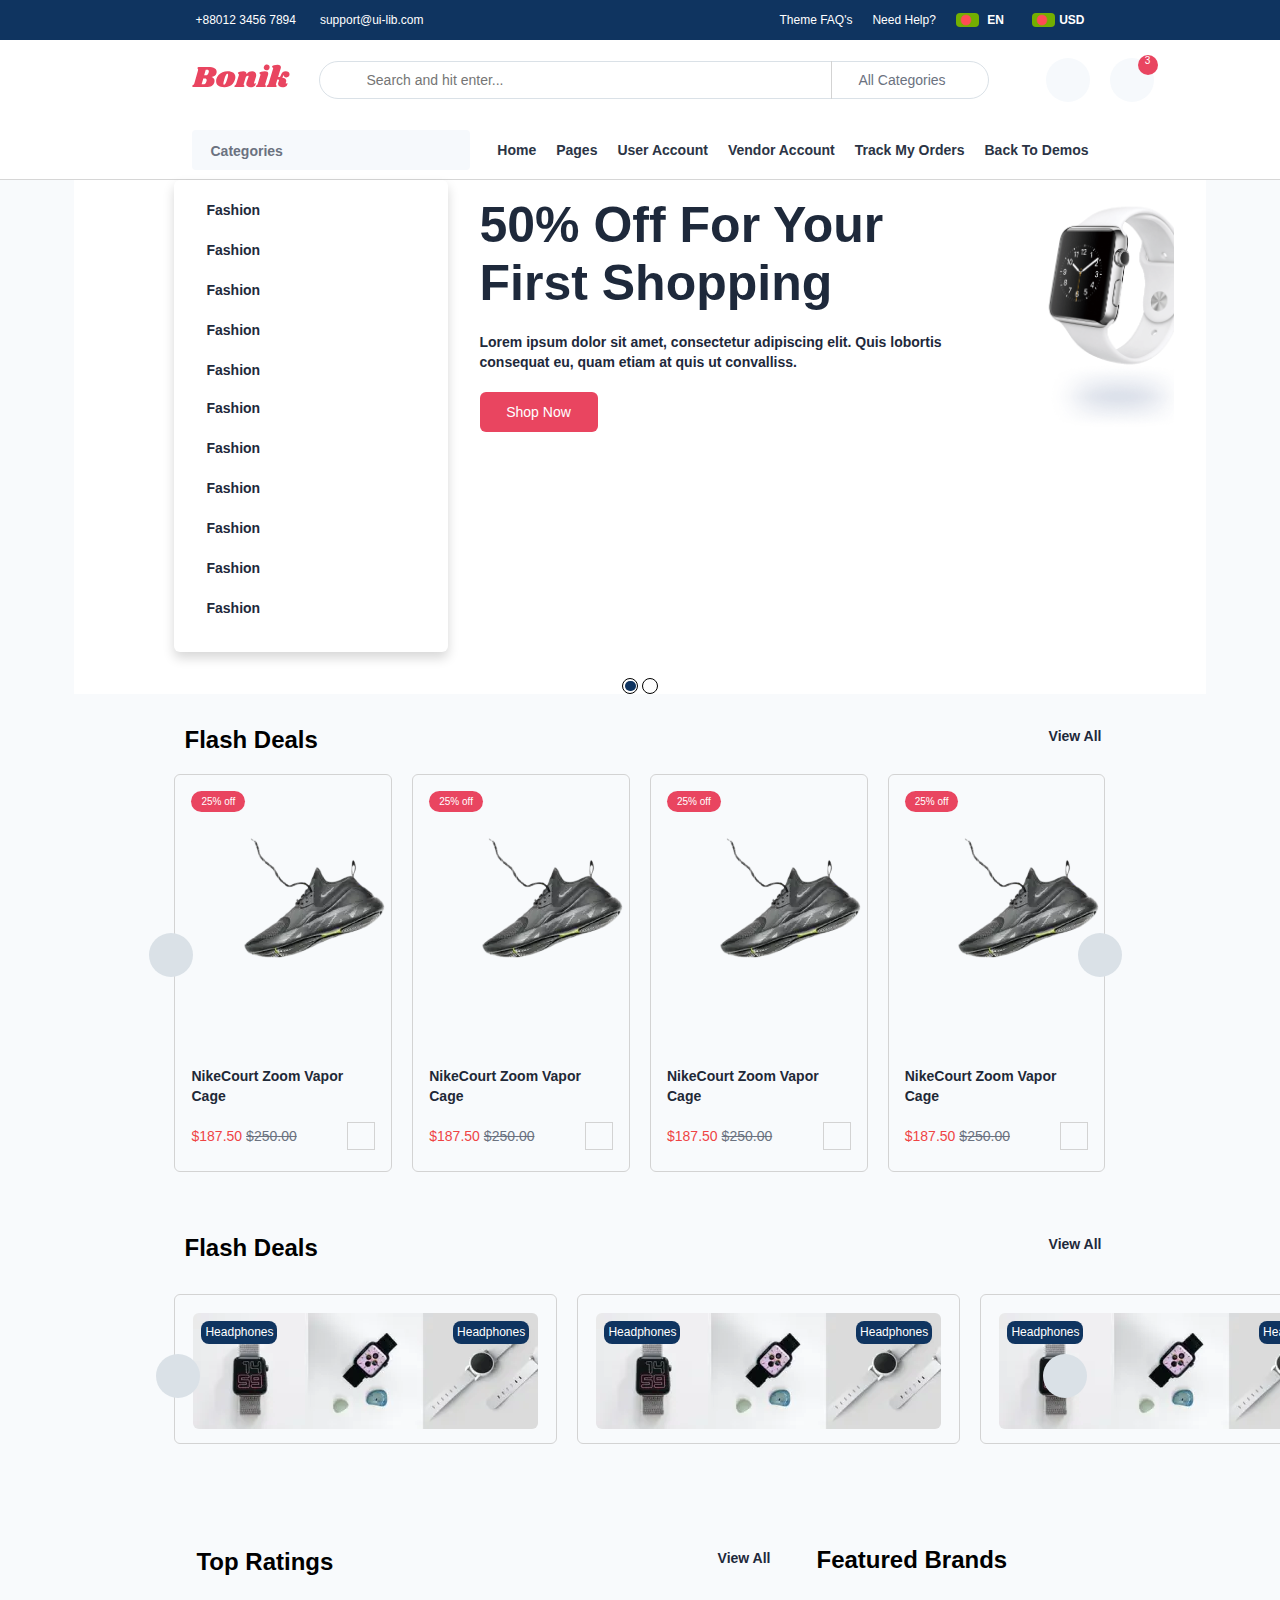
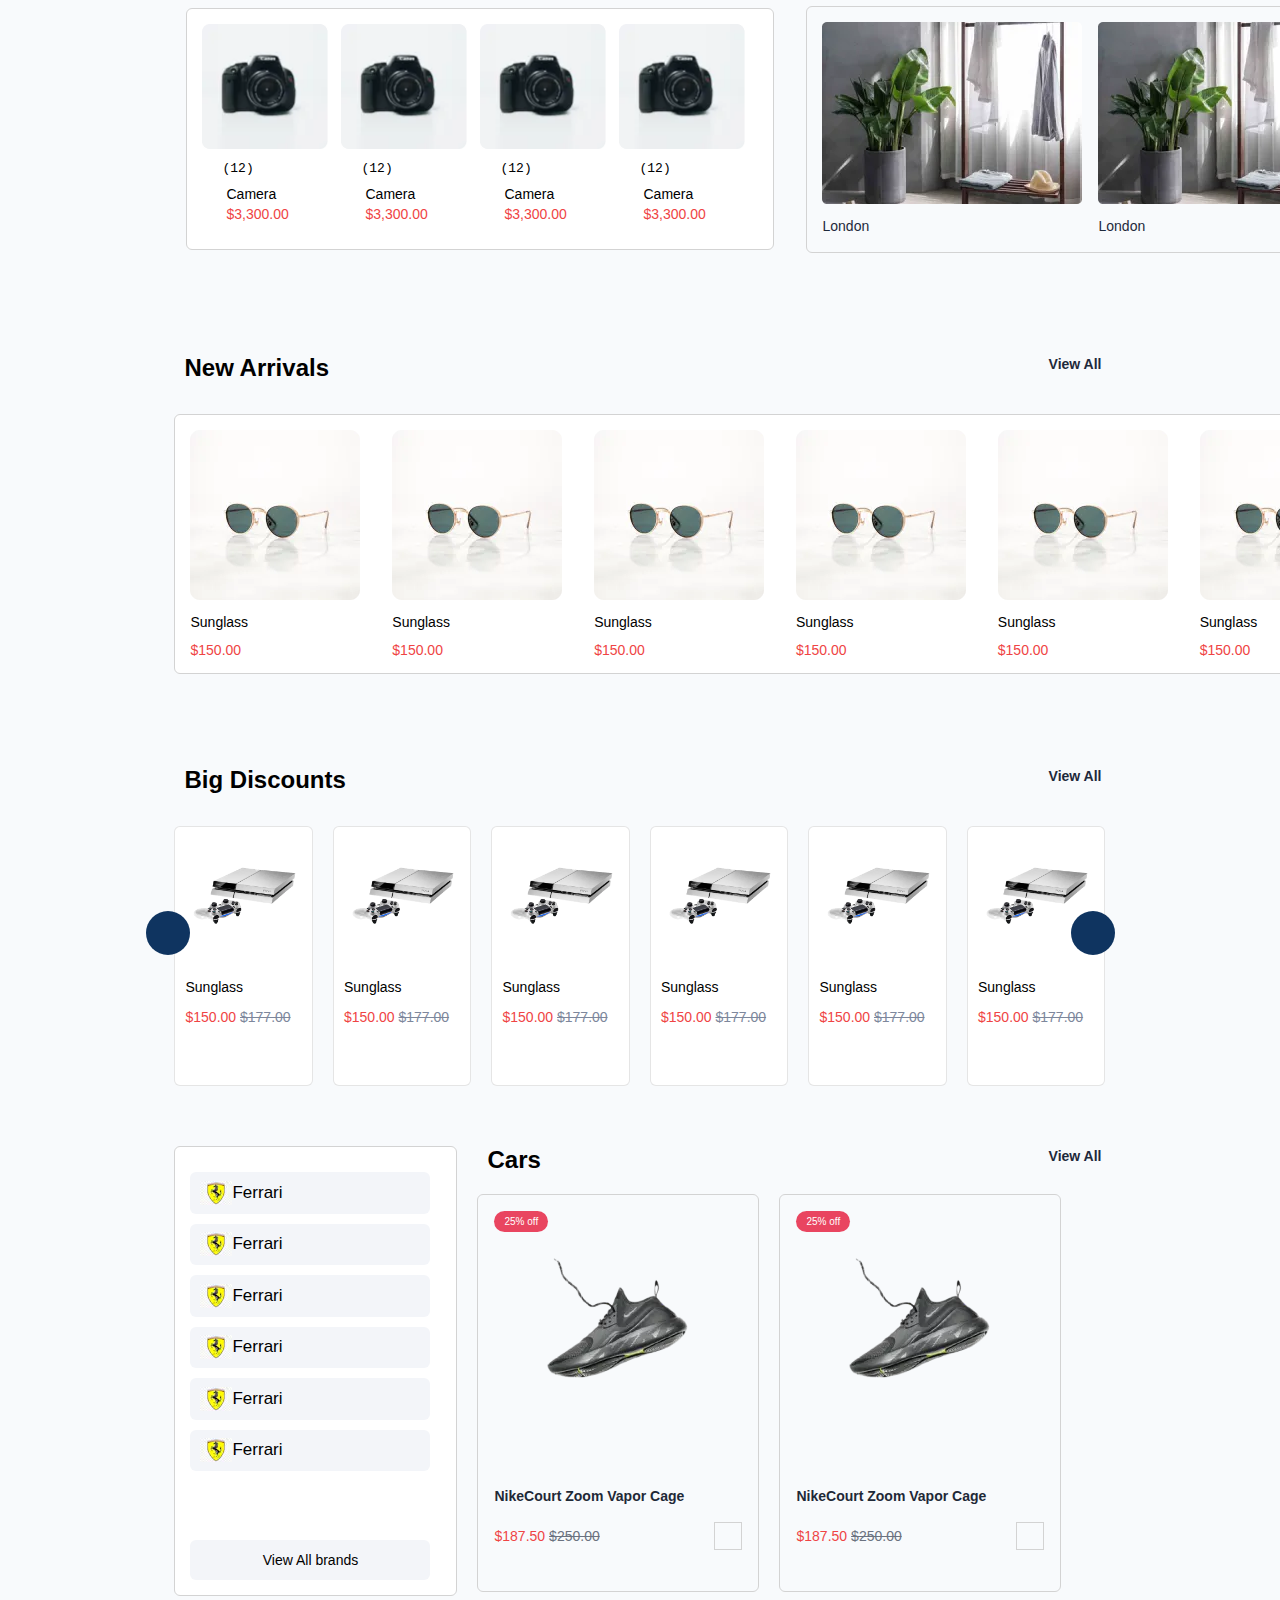
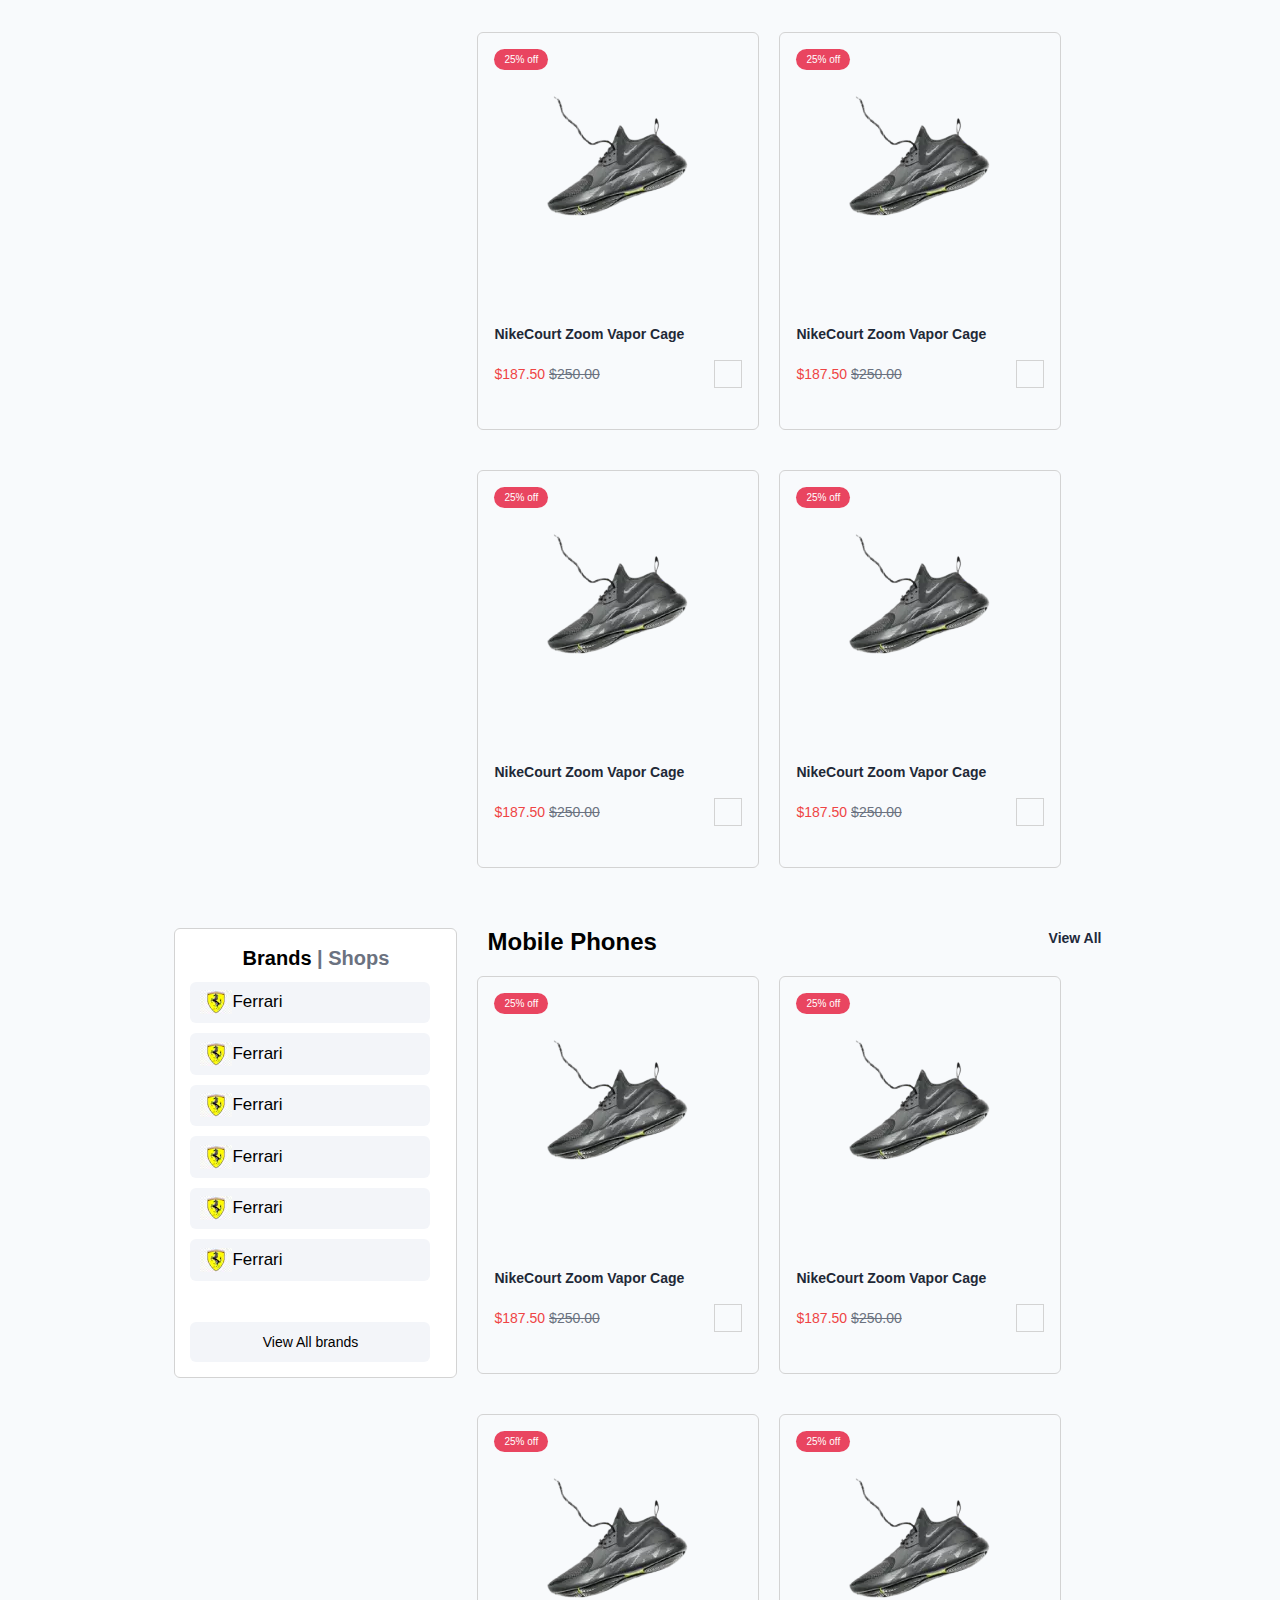
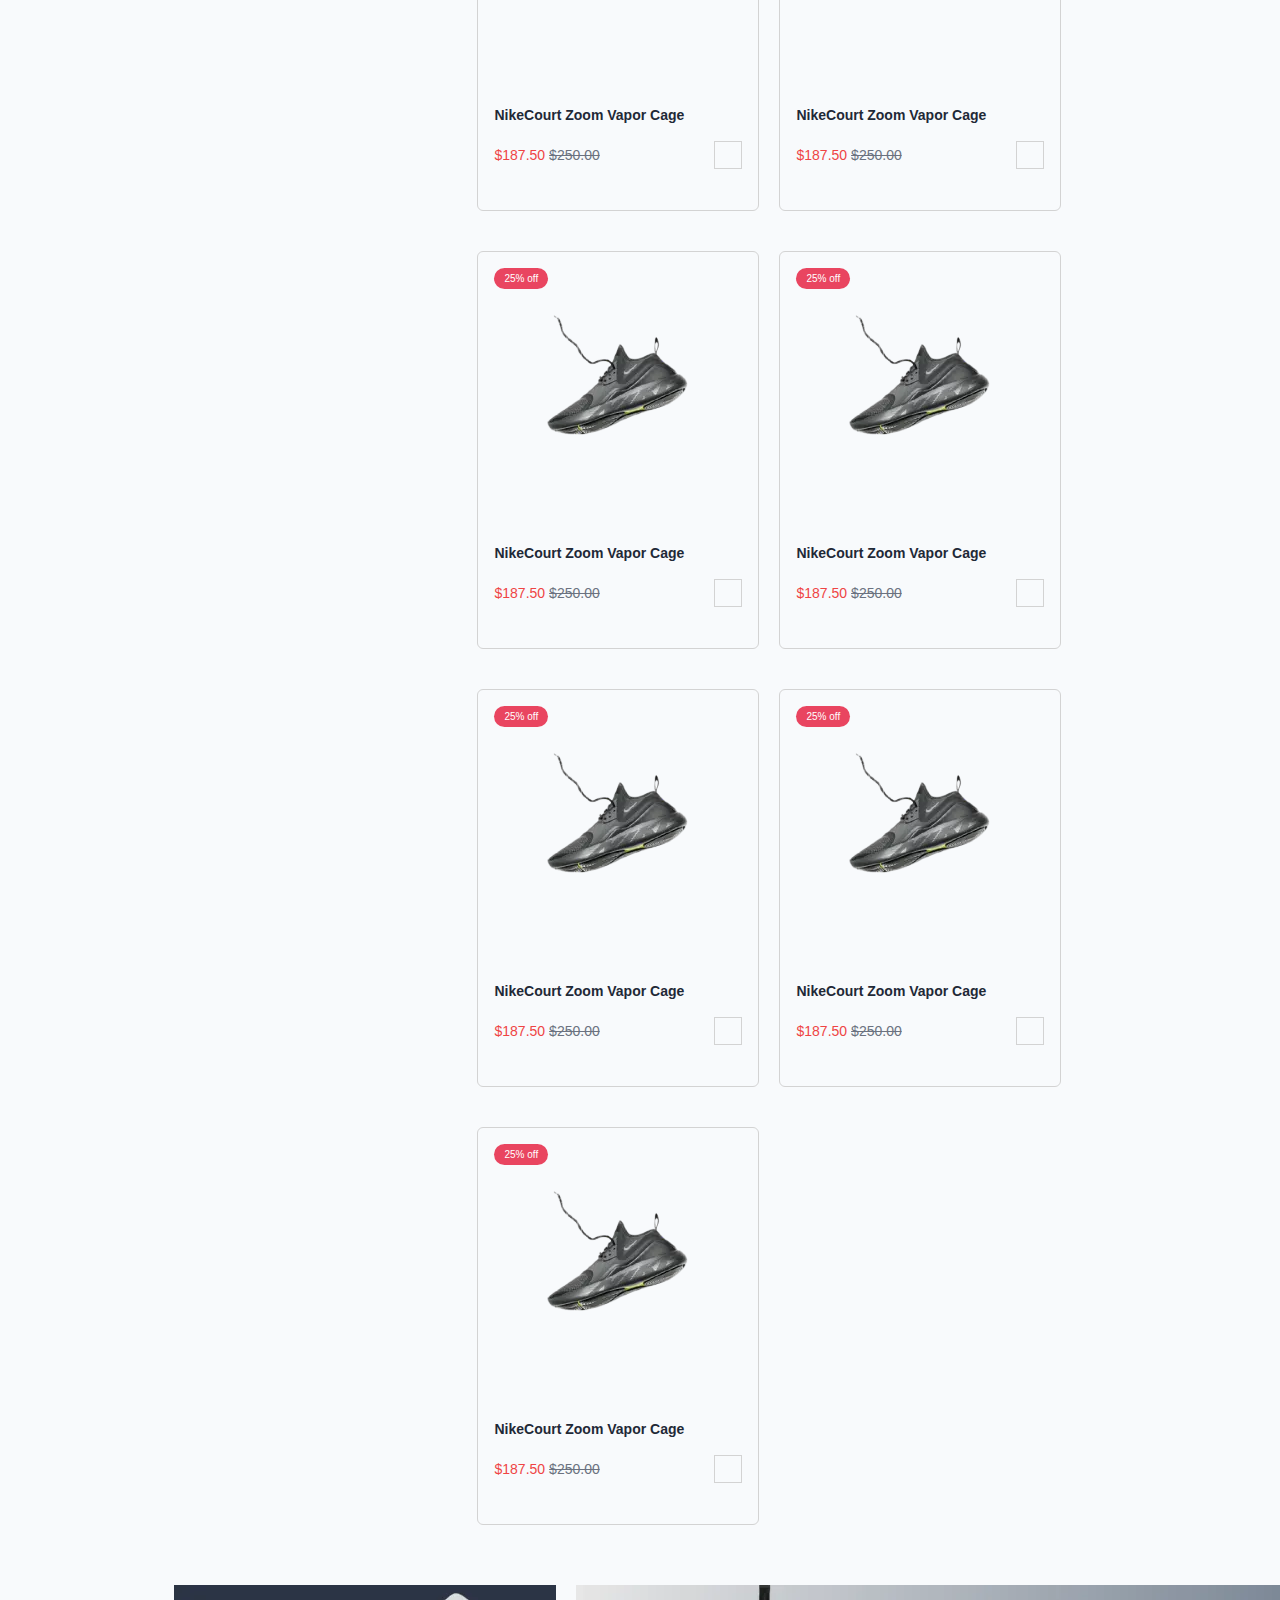
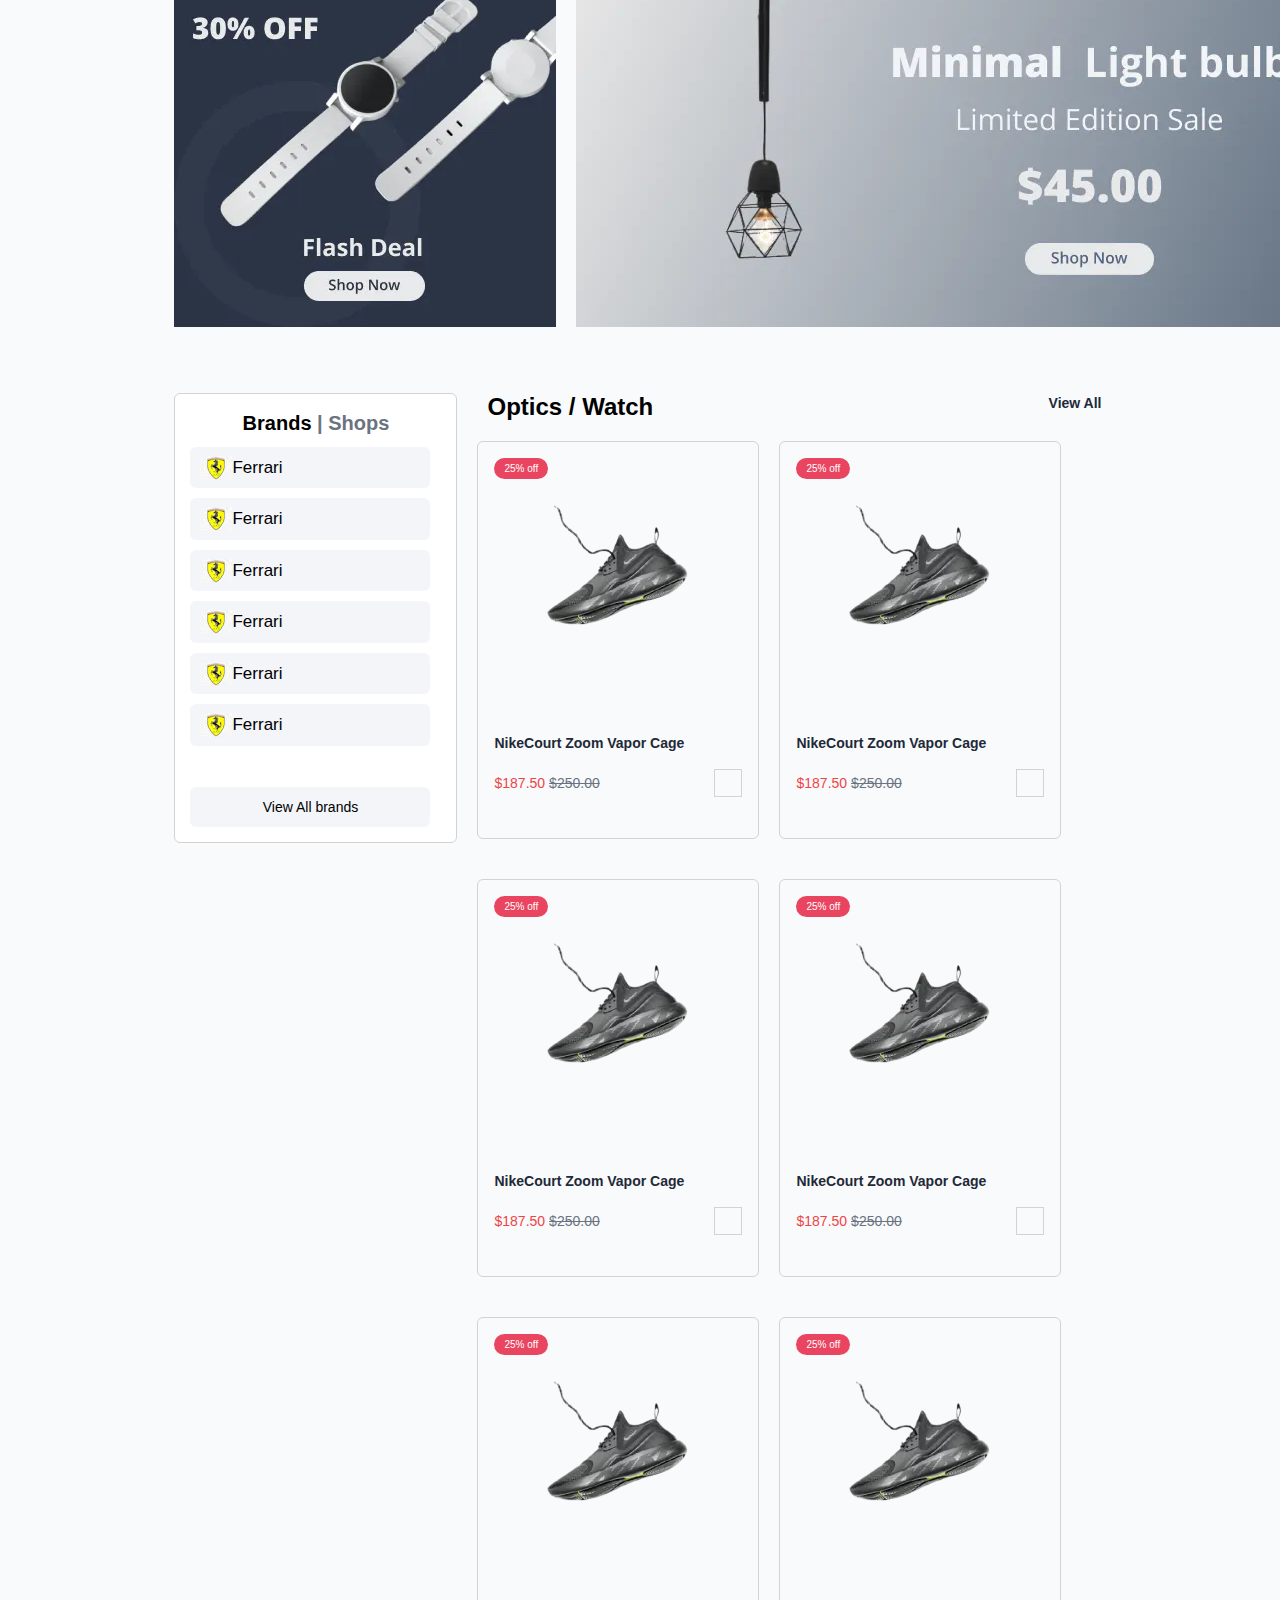
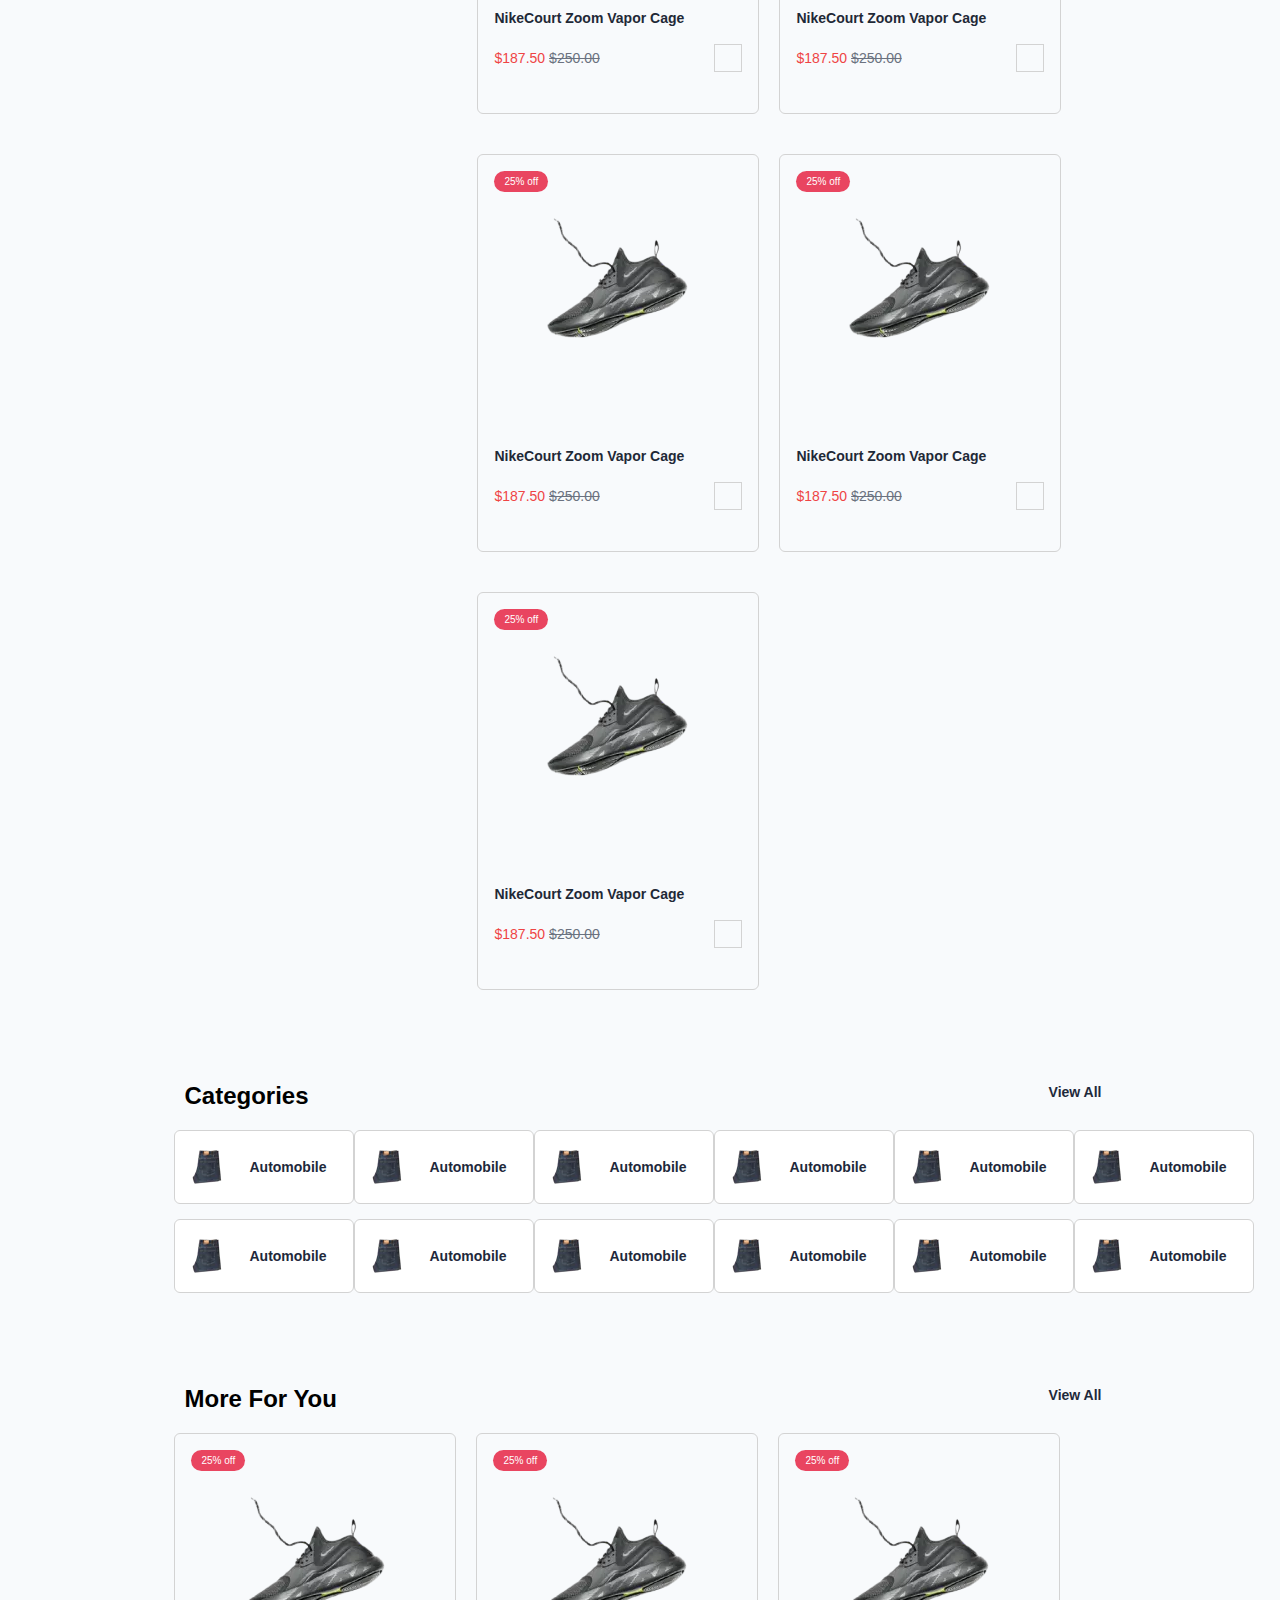
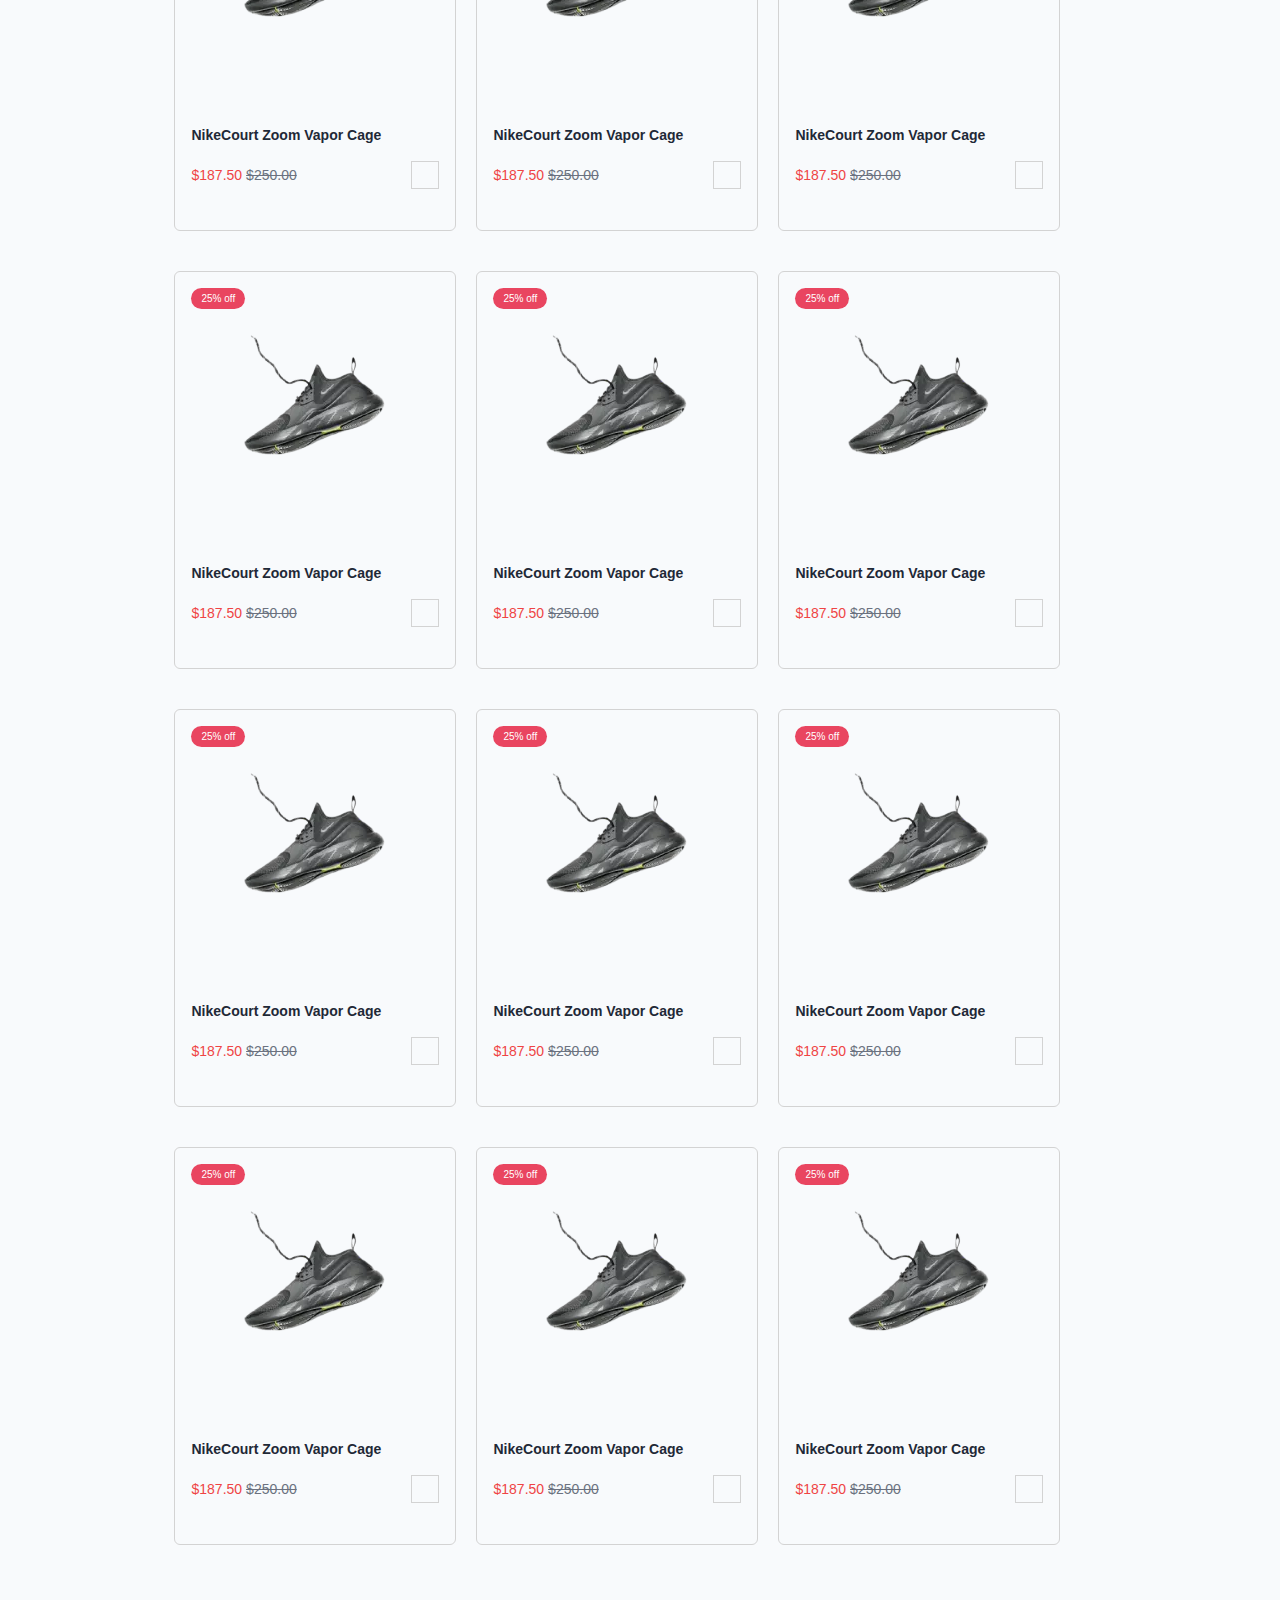
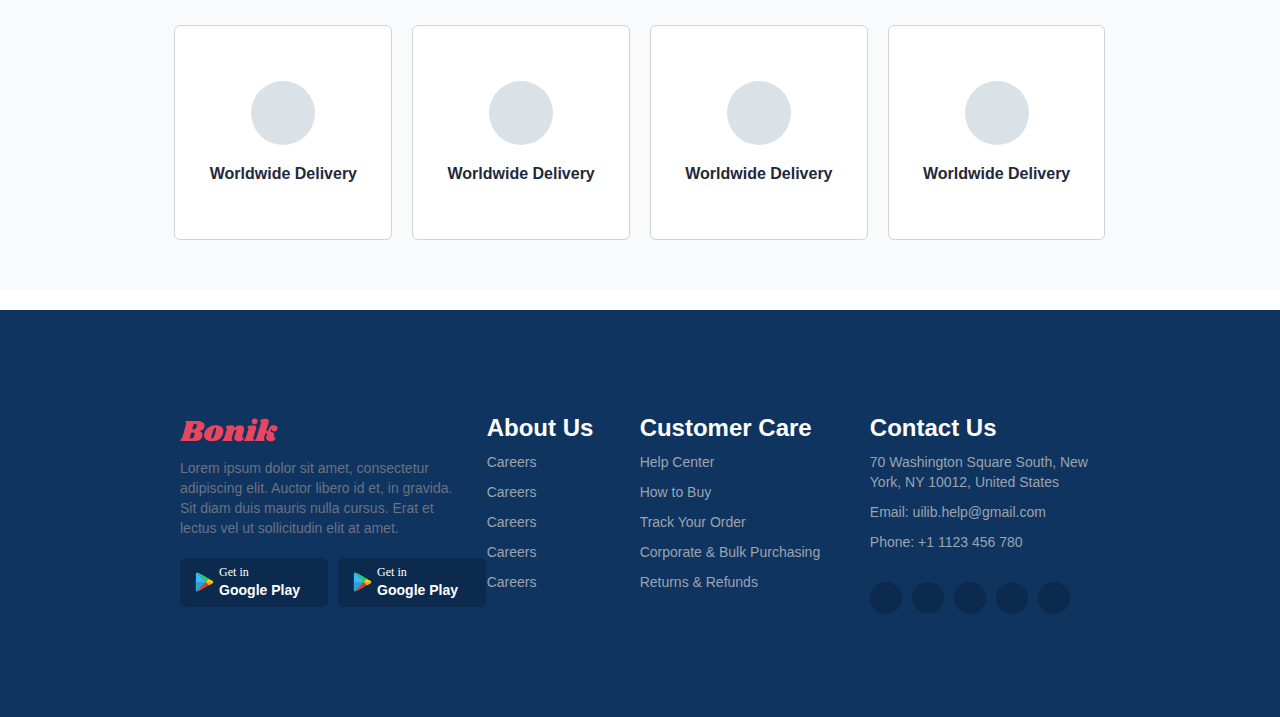
<file: index.html>
<!DOCTYPE html>
<html lang="en">

<head>
  <meta charset="UTF-8" />
  <meta name="viewport" content="width=device-width, initial-scale=1.0" />
  <title>Document</title>
  <link rel="stylesheet" href="src/css/style.css" />
  <link rel="stylesheet" href="src/css/tt.tailwind.css" />
  <!-- FONT AWESOME CDN LINK -->
  <link rel="stylesheet" href="https://cdnjs.cloudflare.com/ajax/libs/font-awesome/6.5.2/css/all.min.css"
    integrity="sha512-SnH5WK+bZxgPHs44uWIX+LLJAJ9/2PkPKZ5QiAj6Ta86w+fsb2TkcmfRyVX3pBnMFcV7oQPJkl9QevSCWr3W6A=="
    crossorigin="anonymous" referrerpolicy="no-referrer" />
  <!-- FONT AWESOME CDN LINK -->
</head>

<body>
  <!--note: Header-Begin -->
  <header>
    <div class="header-top flex justify-between items-center">
      <div class="call-section flex gap-5">
        <div class="phone-side">
          <i class="fa-solid fa-phone text-white text-sm"></i>
          <span class="text-white open-sans text-xs pl-1">+88012 3456 7894</span>
        </div>
        <div class="mail-side">
          <i class="fa-regular fa-envelope text-white text-sm"></i>
          <span class="text-white open-sans text-xs pl-1">support@ui-lib.com</span>
        </div>
      </div>
      <div class="language-section flex gap-5 items-center">
        <div class="privacy-side flex gap-5">
          <a href="#" class="text-xs text-white open-sans">Theme FAQ's</a>
          <a href="#" class="text-xs text-white open-sans">Need Help?</a>
        </div>
        <div class="select-side flex gap-5 items-center">
          <div class="lang-us flex items-center gap-2 relative" id="first-lang">
            <img width="23.33px" height="14px" src="src/assets/img/bd.png" alt="usa.png"
              class="rounded cursor-pointer" />
            <span class="text-white uppercase open-sans text-xs font-600 cursor-pointer">en</span>
            <i class="fa-solid fa-angle-down text-white cursor-pointer"></i>
            <ul class="first-lang-drop-menu absolute flex-col gap-1" id="first-lang-drop-menu">
              <li class="flex items-center gap-2">
                <img width="30px" height="18px" src="src/assets/img/bd.png" alt="usa.png"
                  class="rounded cursor-pointer" />
                <span class="uppercase open-sans text-xs font-600 cursor-pointer">en</span>
              </li>
              <li class="flex items-center gap-2">
                <img width="30px" height="18px" src="src/assets/img/bd.png" alt="usa.png"
                  class="rounded cursor-pointer" />
                <span class="uppercase open-sans text-xs font-600 cursor-pointer">cn</span>
              </li>
              <li class="flex items-center gap-2">
                <img width="30px" height="18px" src="src/assets/img/bd.png" alt="usa.png"
                  class="rounded cursor-pointer" />
                <span class="uppercase open-sans text-xs font-600 cursor-pointer">ln</span>
              </li>
            </ul>
          </div>

          <div class="lang-en flex items-center gap-1 relative" id="lang-en">
            <img width="23.33px" height="14px" src="src/assets/img/bd.png" alt="usa.png"
              class="rounded cursor-pointer" />
            <span class="text-white uppercase open-sans text-xs font-600 cursor-pointer">usd</span>
            <i class="fa-solid fa-angle-down text-white cursor-pointer"></i>
            <ul class="lang-en-drop-menu flex-col" id="lang-en-drop-menu">
              <li class="flex items-center gap-2 py-2 px-4">
                <img width="30px" height="18px" src="src/assets/img/bd.png" alt="usa.png"
                  class="rounded cursor-pointer" />
                <span class="uppercase open-sans text-xs font-600 cursor-pointer">en</span>
              </li>
              <li class="flex items-center gap-2 py-2 px-4">
                <img width="30px" height="18px" src="src/assets/img/bd.png" alt="usa.png"
                  class="rounded cursor-pointer" />
                <span class="uppercase open-sans text-xs font-600 cursor-pointer">tn</span>
              </li>
              <li class="flex items-center gap-2 py-2 px-4">
                <img width="30px" height="18px" src="src/assets/img/bd.png" alt="usa.png"
                  class="rounded cursor-pointer" />
                <span class="uppercase open-sans text-xs font-600 cursor-pointer">hn</span>
              </li>
              <li class="flex items-center gap-2 py-2 px-4">
                <img width="30px" height="18px" src="src/assets/img/bd.png" alt="usa.png"
                  class="rounded cursor-pointer" />
                <span class="uppercase open-sans text-xs font-600 cursor-pointer">bn</span>
              </li>
            </ul>
          </div>
        </div>
      </div>
    </div>

    <div class="main-header">
      <div class="main-header-top flex items-center">
        <div class="main-header-logo-side">
          <img src="src/assets/img/logo.svg" class="cursor-pointer" />
        </div>
        <div class="main-search-side">
          <div class="search-field relative">
            <input type="text" placeholder="Search and hit enter..." />
            <div class="icon">
              <i class="fa-solid fa-magnifying-glass text-gray-400"></i>
            </div>
            <div class="submit-btn flex items-center justify-center gap-4 cursor-pointer">
              <span class="text-gray-500">All Categories</span>
              <i class="fa-solid fa-angle-down text-gray-500"></i>
            </div>
          </div>
        </div>
        <div class="main-icon-side flex gap-5">
          <div class="user-icon-side flex items-center justify-center">
            <i class="fa-regular fa-user text-gray-600"></i>
          </div>
          <div class="shop-icon-side flex justify-center items-center">
            <i class="fa-solid fa-bag-shopping text-gray-600"></i>
          </div>
        </div>
      </div>
      <div class="main-header-bottom flex justify-between items-center">
        <div class="category-side">
          <div class="category-btn-area flex justify-between items-center cursor-pointer">
            <div class="left-side flex gap-2 items-center">
              <i class="fa-solid fa-border-all text-slate-800 text-xl"></i>
              <span class="open-sans text-sm text-gray-500 font-600">Categories</span>
            </div>
            <div class="right-side">
              <i class="fa-solid fa-angle-down text-gray-500"></i>
            </div>
          </div>
        </div>

        <div class="nav-side">
          <nav>
            
            <ul class="full-navbar">
              <li class="full-navbar-links home-parent-li relative">
                <a href="#" class="parent-a">Home</a>

                <ul class="home-drop-menu-ul">
                  <li class="home-drop-menu-li">
                    <a href="#" class="open-sans text-sm font-700 home-drop-menu-a">Market 1</a>
                  </li>
                  <li class="home-drop-menu-li">
                    <a href="#" class="open-sans text-sm font-700 home-drop-menu-a">Market 1</a>
                  </li>
                  <li class="home-drop-menu-li">
                    <a href="#" class="open-sans text-sm font-700 home-drop-menu-a">Market 1</a>
                  </li>
                  <li class="home-drop-menu-li">
                    <a href="#" class="open-sans text-sm font-700 home-drop-menu-a">Market 1</a>
                  </li>
                  <li class="home-drop-menu-li">
                    <a href="#" class="open-sans text-sm font-700 home-drop-menu-a">Market 1</a>
                  </li>
                  <li class="home-drop-menu-li">
                    <a href="#" class="open-sans text-sm font-700 home-drop-menu-a">Market 1</a>
                  </li>
                  <li class="home-drop-menu-li">
                    <a href="#" class="open-sans text-sm font-700 home-drop-menu-a">Market 1</a>
                  </li>
                  <li class="home-drop-menu-li">
                    <a href="#" class="open-sans text-sm font-700 home-drop-menu-a">Market 1</a>
                  </li>
                  <li class="home-drop-menu-li">
                    <a href="#" class="open-sans text-sm font-700 home-drop-menu-a">Market 1</a>
                  </li>
                  <li class="home-drop-menu-li">
                    <a href="#" class="open-sans text-sm font-700 home-drop-menu-a">Market 1</a>
                  </li>
                  <li class="home-drop-menu-li">
                    <a href="#" class="open-sans text-sm font-700 home-drop-menu-a">Market 1</a>
                  </li>
                  <li class="home-drop-menu-li">
                    <a href="#" class="open-sans text-sm font-700 home-drop-menu-a">Market 1</a>
                  </li>
                </ul>
              </li>

              <li class="full-navbar-links pages-parent-li relative">
                <a href="#" class="parent-a">Pages</a>
                <div class="pages-drop-menu-container relative">
                  <ul>
                    <li class="first-li">
                      <a href="#" class="open-sans text-sm text-slate-800 font-700">Sale Pages</a>
                      <i class="fa-solid fa-angle-right "></i>
                      <div class="pages-first-submenu">
                        <ul>
                          <li><a href="#" class="open-sans text-sm text-slate-800 font-700">Version 1</a></li>
                          <li><a href="#" class="open-sans text-sm text-slate-800 font-700">Version 2</a></li>
                        </ul>
                      </div>
                    </li>
                    <li class="vendor-li">
                      <a href="#" class="open-sans text-sm text-slate-800 font-700">Vendor</a>
                      <i class="fa-solid fa-angle-right "></i>
                      <div class="vendor-submenu">
                        <ul>
                          <li><a href="#" class="open-sans text-sm text-slate-800 font-700">Version 1</a></li>
                          <li><a href="#" class="open-sans text-sm text-slate-800 font-700">Version 2</a></li>
                        </ul>
                      </div>
                    </li>
                    <li class="shop-li">
                      <a href="#" class="open-sans text-sm text-slate-800 font-700">Shop</a>
                      <i class="fa-solid fa-angle-right "></i>
                      <div class="shop-submenu">
                        <ul>
                          <li><a href="product.html" class="open-sans text-sm text-slate-800 font-700">Search
                              Product</a></li>
                          <li><a href="single-product.html" class="open-sans text-sm text-slate-800 font-700">Single
                              Product</a></li>
                          <li><a href="#" class="open-sans text-sm text-slate-800 font-700">Version 1</a></li>
                          <li><a href="#" class="open-sans text-sm text-slate-800 font-700">Version 2</a></li>
                        </ul>
                      </div>

                    </li>
                    <li class="auth-li">
                      <a href="#" class="open-sans text-sm text-slate-800 font-700">Auth</a>
                      <i class="fa-solid fa-angle-right "></i>
                      <div class="auth-submenu">
                        <ul>

                          <li><a href="#" class="open-sans text-sm text-slate-800 font-700">Version 1</a></li>
                          <li><a href="#" class="open-sans text-sm text-slate-800 font-700">Version 2</a></li>
                        </ul>
                      </div>
                    </li>
                  </ul>
                </div>

              </li>
              <li class="full-navbar-links">
                <a href="#" class="parent-a">User Account</a>
              </li>
              <li class="full-navbar-links">
                <a href="#" class="parent-a">Vendor Account</a>
              </li>
              <li class="full-navbar-links">
                <a href="#" class="parent-a">Track My Orders</a>
              </li>
              <li class="full-navbar-links">
                <a href="#" class="parent-a">Back To Demos</a>
              </li>
            </ul>
          </nav>
        </div>
      </div>
    </div>
  </header>
  <!--note: Header-End -->

  <main class="bg-slate-50">
    <section class="slider-section flex relative">
      <div class="category-side">
        <ul>
          <li class="flex justify-between items-center">
            <div class="content">
              <i class="fa-solid fa-shirt"></i>
              <a href="#" class="open-sans text-sm text-slate-800 font-700">
                Fashion
              </a>
            </div>
            <div class="arrow-side">
              <i class="fa-solid fa-angle-right"></i>
            </div>
          </li>
          <li class="flex justify-between items-center">
            <div class="content">
              <i class="fa-solid fa-shirt"></i>
              <a href="#" class="open-sans text-sm text-slate-800 font-700">
                Fashion
              </a>
            </div>
            <div class="arrow-side">
              <i class="fa-solid fa-angle-right"></i>
            </div>
          </li>
          <li class="flex justify-between items-center">
            <div class="content">
              <i class="fa-solid fa-shirt"></i>
              <a href="#" class="open-sans text-sm text-slate-800 font-700">
                Fashion
              </a>
            </div>
            <div class="arrow-side">
              <i class="fa-solid fa-angle-right"></i>
            </div>
          </li>
          <li class="flex justify-between items-center">
            <div class="content">
              <i class="fa-solid fa-shirt"></i>
              <a href="#" class="open-sans text-sm text-slate-800 font-700">
                Fashion
              </a>
            </div>
            <div class="arrow-side">
              <i class="fa-solid fa-angle-right"></i>
            </div>
          </li>
          <li class="flex justify-between items-center">
            <div class="content">
              <i class="fa-solid fa-shirt"></i>
              <a href="#" class="open-sans text-sm text-slate-800 font-700">
                Fashion
              </a>
            </div>
            <div class="arrow-side">
              <i class="fa-solid fa-angle-right"></i>
            </div>
          </li>

          <li>
            <i class="fa-solid fa-shirt"></i>
            <a href="#" class="open-sans text-sm text-slate-800 font-700">
              Fashion
            </a>
          </li>
          <li>
            <i class="fa-solid fa-shirt"></i>
            <a href="#" class="open-sans text-sm text-slate-800 font-700">
              Fashion
            </a>
          </li>
          <li>
            <i class="fa-solid fa-shirt"></i>
            <a href="#" class="open-sans text-sm text-slate-800 font-700">
              Fashion
            </a>
          </li>
          <li>
            <i class="fa-solid fa-shirt"></i>
            <a href="#" class="open-sans text-sm text-slate-800 font-700">
              Fashion
            </a>
          </li>
          <li>
            <i class="fa-solid fa-shirt"></i>
            <a href="#" class="open-sans text-sm text-slate-800 font-700">
              Fashion
            </a>
          </li>
          <li>
            <i class="fa-solid fa-shirt"></i>
            <a href="#" class="open-sans text-sm text-slate-800 font-700">
              Fashion
            </a>
          </li>
        </ul>
      </div>
      <div class="slider-side py-4 w-full px-8 flex">
        <div class="info-side">
          <h2 class="text-slate-800 open-sans font-900">
            50% Off For Your First Shopping
          </h2>
          <p class="open-sans text-sm text-slate-800 font-700">
            Lorem ipsum dolor sit amet, consectetur adipiscing elit. Quis
            lobortis consequat eu, quam etiam at quis ut convalliss.
          </p>
          <button>
            <a href="#" class="open-sans text-sm text-white">Shop Now</a>
          </button>
        </div>
        <div class="img-side"></div>
      </div>
      <div class="dots-container flex justify-center gap-1 w-full">
        <span></span>
        <span></span>
      </div>
    </section>
    <!-- slider-end -->

    <section class="flash-deal-section flex-col relative">
      <div class="deals-title flex justify-between mt-8">
        <div class="heading flex gap-2-5 items-center">
          <i class="fa-solid fa-bolt-lightning text-red-500"></i>
          <h2 class="open-sans font-700">Flash Deals</h2>
        </div>
        <div class="view-all">
          <span class="open-sans text-sm text-slate-800 font-700 pr-1">View All</span>
          <i class="fa-solid fa-angle-right"></i>
        </div>
      </div>

      <div class="deals-card-side flex gap-5">
        <div class="card-item flex-col">
          <div class="card-top ">
            <div class="sub-top flex justify-between p-4">
              <div class="first">
                <span class=" text-white open-sans">
                  25% off
                </span>
              </div>
              <div class="second flex-col gap-2-5">
                <i class="fa-solid fa-eye text-cyan-950"></i>
                <i class="fa-solid fa-heart text-gray-900"></i>
              </div>
            </div>
          </div>

          <div class="card-info ">
            <h3 class="open-sans text-sm text-gray-800">NikeCourt Zoom Vapor Cage</h3>
            <div class="star-container py-2">
              <i class="fa-solid fa-star text-yellow-500"></i>
              <i class="fa-solid fa-star text-yellow-500"></i>
              <i class="fa-solid fa-star text-yellow-500"></i>
              <i class="fa-solid fa-star text-yellow-500"></i>
              <i class="fa-regular fa-star" style="color: #FFD43B;"></i>
            </div>
            <div class="rating flex justify-between items-center">
              <div class="cost">
                <span class="text-red-500 open-sans text-sm">$187.50</span>
                <s class="open-sans text-sm text-gray-500">$250.00</s>
              </div>
              <div class="card">
                <span>
                  <i class="fa-solid fa-plus"></i>
                </span>
              </div>
            </div>
          </div>
        </div>

        <div class="card-item flex-col">
          <div class="card-top ">
            <div class="sub-top flex justify-between p-4">
              <div class="first">
                <span class=" text-white open-sans">
                  25% off
                </span>
              </div>
              <div class="second flex-col gap-2-5">
                <i class="fa-solid fa-eye text-cyan-950"></i>
                <i class="fa-solid fa-heart text-gray-900"></i>
              </div>
            </div>
          </div>

          <div class="card-info ">
            <h3 class="open-sans text-sm text-gray-800">NikeCourt Zoom Vapor Cage</h3>
            <div class="star-container py-2">
              <i class="fa-solid fa-star text-yellow-500"></i>
              <i class="fa-solid fa-star text-yellow-500"></i>
              <i class="fa-solid fa-star text-yellow-500"></i>
              <i class="fa-solid fa-star text-yellow-500"></i>
              <i class="fa-regular fa-star" style="color: #FFD43B;"></i>
            </div>
            <div class="rating flex justify-between items-center">
              <div class="cost">
                <span class="text-red-500 open-sans text-sm">$187.50</span>
                <s class="open-sans text-sm text-gray-500">$250.00</s>
              </div>
              <div class="card">
                <span>
                  <i class="fa-solid fa-plus"></i>
                </span>
              </div>
            </div>
          </div>
        </div>
        <div class="card-item flex-col">
          <div class="card-top ">
            <div class="sub-top flex justify-between p-4">
              <div class="first">
                <span class=" text-white open-sans">
                  25% off
                </span>
              </div>
              <div class="second flex-col gap-2-5">
                <i class="fa-solid fa-eye text-cyan-950"></i>
                <i class="fa-solid fa-heart text-gray-900"></i>
              </div>
            </div>
          </div>

          <div class="card-info ">
            <h3 class="open-sans text-sm text-gray-800">NikeCourt Zoom Vapor Cage</h3>
            <div class="star-container py-2">
              <i class="fa-solid fa-star text-yellow-500"></i>
              <i class="fa-solid fa-star text-yellow-500"></i>
              <i class="fa-solid fa-star text-yellow-500"></i>
              <i class="fa-solid fa-star text-yellow-500"></i>
              <i class="fa-regular fa-star" style="color: #FFD43B;"></i>
            </div>
            <div class="rating flex justify-between items-center">
              <div class="cost">
                <span class="text-red-500 open-sans text-sm">$187.50</span>
                <s class="open-sans text-sm text-gray-500">$250.00</s>
              </div>
              <div class="card">
                <span>
                  <i class="fa-solid fa-plus"></i>
                </span>
              </div>
            </div>
          </div>
        </div>
        <div class="card-item flex-col">
          <div class="card-top ">
            <div class="sub-top flex justify-between p-4">
              <div class="first">
                <span class=" text-white open-sans">
                  25% off
                </span>
              </div>
              <div class="second flex-col gap-2-5">
                <i class="fa-solid fa-eye text-cyan-950"></i>
                <i class="fa-solid fa-heart text-gray-900"></i>
              </div>
            </div>
          </div>

          <div class="card-info ">
            <h3 class="open-sans text-sm text-gray-800">NikeCourt Zoom Vapor Cage</h3>
            <div class="star-container py-2">
              <i class="fa-solid fa-star text-yellow-500"></i>
              <i class="fa-solid fa-star text-yellow-500"></i>
              <i class="fa-solid fa-star text-yellow-500"></i>
              <i class="fa-solid fa-star text-yellow-500"></i>
              <i class="fa-regular fa-star" style="color: #FFD43B;"></i>
            </div>
            <div class="rating flex justify-between items-center">
              <div class="cost">
                <span class="text-red-500 open-sans text-sm">$187.50</span>
                <s class="open-sans text-sm text-gray-500">$250.00</s>
              </div>
              <div class="card">
                <span>
                  <i class="fa-solid fa-plus"></i>
                </span>
              </div>
            </div>
          </div>
        </div>
      </div>
      <div class="arrows flex  justify-between absolute top-50-percentage">
        <span class="left">
          <i class="fa-solid fa-angle-left"></i>
        </span>
        <span>
          <i class="fa-solid fa-angle-right"></i>
        </span>
      </div>
    </section>

    <section class="top-category-section  ">
      <div class="deals-title flex justify-between my-8">
        <div class="heading flex gap-2-5 items-center">
          <i class="fa-solid fa-bolt-lightning text-red-500"></i>
          <h2 class="open-sans font-700">Flash Deals</h2>
        </div>
        <div class="view-all">
          <span class="open-sans text-sm text-slate-800 font-700 pr-1">View All</span>
          <i class="fa-solid fa-angle-right"></i>
        </div>
      </div>
      <div class="category-cards-section flex gap-5 relative">
        <div class="cart">
          <img src="src/assets/img/category-2 (1).webp">
          <div class="tooltip flex justify-between ">
            <div class="left">
              <span class="open-sans ">Headphones</span>
            </div>
            <div class="right">
              <span class="open-sans ">Headphones</span>
            </div>
          </div>
        </div>
        <div class="cart">
          <img src="src/assets/img/category-2 (1).webp">
          <div class="tooltip flex justify-between ">
            <div class="left">
              <span class="open-sans ">Headphones</span>
            </div>
            <div class="right">
              <span class="open-sans ">Headphones</span>
            </div>
          </div>
        </div>
        <div class="cart">
          <img src="src/assets/img/category-2 (1).webp">
          <div class="tooltip flex justify-between ">
            <div class="left">
              <span class="open-sans ">Headphones</span>
            </div>
            <div class="right">
              <span class="open-sans ">Headphones</span>
            </div>
          </div>
        </div>
        <div class="arrows-container flex  justify-between w-full absolute left-0  top-0 ">
          <span class="left">
            <i class="fa-solid fa-angle-left"></i>
          </span>
          <span class="right-arr">
            <i class="fa-solid fa-angle-right"></i>
          </span>
        </div>
      </div>
    </section>

    <section class="rating-section  ">
      <div class="rating-section-content flex ">
        <div class="rating-left">
          <div class="deals-title flex justify-between my-8">
            <div class="heading flex gap-2-5 items-center">
              <i class="fa-solid fa-bolt-lightning text-red-500"></i>
              <h2 class="open-sans font-700">Top Ratings</h2>
            </div>
            <div class="view-all">
              <span class="open-sans text-sm text-slate-800 font-700 pr-1">View All</span>
              <i class="fa-solid fa-angle-right"></i>
            </div>
          </div>
          <div class="rating-card ">
            <div class="card-item flex-col ">
              <div class="img">
                <img src="src/assets/img/camera-1.webp" alt="">
              </div>
              <div class="rating-info">
                <div class="star-container py-2 flex gap-1">
                  <i class="fa-solid fa-star text-yellow-500"></i>
                  <i class="fa-solid fa-star text-yellow-500"></i>
                  <i class="fa-solid fa-star text-yellow-500"></i>
                  <i class="fa-solid fa-star text-yellow-500"></i>
                  <i class="fa-regular fa-star" style="color: #FFD43B;"></i>
                  <code>(12)</code>
                </div>
                <p class="open-sans text-sm  pl-6">Camera</p>
                <p class="open-sans text-sm  pl-6 text-red-500">$3,300.00</p>
              </div>
            </div>
            <div class="card-item flex-col">
              <div class="img">
                <img src="src/assets/img/camera-1.webp" alt="">
              </div>
              <div class="rating-info">
                <div class="star-container py-2 flex gap-1">
                  <i class="fa-solid fa-star text-yellow-500"></i>
                  <i class="fa-solid fa-star text-yellow-500"></i>
                  <i class="fa-solid fa-star text-yellow-500"></i>
                  <i class="fa-solid fa-star text-yellow-500"></i>
                  <i class="fa-regular fa-star" style="color: #FFD43B;"></i>
                  <code>(12)</code>
                </div>
                <p class="open-sans text-sm  pl-6">Camera</p>
                <p class="open-sans text-sm  pl-6 text-red-500">$3,300.00</p>
              </div>
            </div>
            <div class="card-item flex-col">
              <div class="img">
                <img src="src/assets/img/camera-1.webp" alt="">
              </div>
              <div class="rating-info">
                <div class="star-container py-2 flex gap-1">
                  <i class="fa-solid fa-star text-yellow-500"></i>
                  <i class="fa-solid fa-star text-yellow-500"></i>
                  <i class="fa-solid fa-star text-yellow-500"></i>
                  <i class="fa-solid fa-star text-yellow-500"></i>
                  <i class="fa-regular fa-star" style="color: #FFD43B;"></i>
                  <code>(12)</code>
                </div>
                <p class="open-sans text-sm  pl-6">Camera</p>
                <p class="open-sans text-sm  pl-6 text-red-500">$3,300.00</p>
              </div>
            </div>
            <div class="card-item flex-col">
              <div class="img">
                <img src="src/assets/img/camera-1.webp" alt="">
              </div>
              <div class="rating-info">
                <div class="star-container py-2 flex gap-1">
                  <i class="fa-solid fa-star text-yellow-500"></i>
                  <i class="fa-solid fa-star text-yellow-500"></i>
                  <i class="fa-solid fa-star text-yellow-500"></i>
                  <i class="fa-solid fa-star text-yellow-500"></i>
                  <i class="fa-regular fa-star" style="color: #FFD43B;"></i>
                  <code>(12)</code>
                </div>
                <p class="open-sans text-sm  pl-6">Camera</p>
                <p class="open-sans text-sm  pl-6 text-red-500">$3,300.00</p>
              </div>
            </div>
          </div>
        </div>

        <div class="rating-card-2 flex-col">
          <div class="deals-title flex justify-between my-8 ">
            <div class="heading flex gap-2-5 items-center">
              <i class="fa-solid fa-bolt-lightning text-red-500"></i>
              <h2 class="open-sans font-700">Featured Brands</h2>
            </div>
            <div class="view-all">
              <span class="open-sans text-sm text-slate-800 font-700 pr-1">View All</span>
              <i class="fa-solid fa-angle-right"></i>
            </div>
          </div>
          <div class="rating-card-right  flex gap-4">
            <div class="card-item ">
              <img src="src/assets/img/london-britches.webp" alt="">
              <p class="open-sans text-sm text-slate-800 mt-2">London</p>
            </div>
            <div class="rating-card  ">
              <img src="src/assets/img/london-britches.webp" alt="">
              <p class="open-sans text-sm text-slate-800 mt-2">London</p>
            </div>
          </div>
        </div>
      </div>
    </section>
    <section class="new-arrivals-section">
      <div class="deals-title flex justify-between my-8">
        <div class="heading flex gap-2-5 items-center">
          <i class="fa-solid fa-bolt-lightning text-red-500"></i>
          <h2 class="open-sans font-700">New Arrivals</h2>
        </div>
        <div class="view-all">
          <span class="open-sans text-sm text-slate-800 font-700 pr-1">View All</span>
          <i class="fa-solid fa-angle-right"></i>
        </div>
      </div>
      <div class="arrival-cards flex gap-1">
        <div class="card">
          <img src="src/assets/img/imagegoggles.webp" alt="">
          <p class="open-sans text-sm my-2">Sunglass</p>
          <p class="open-sans text-sm text-red-500">$150.00</p>
        </div>

        <div class="card">
          <img src="src/assets/img/imagegoggles.webp" alt="">
          <p class="open-sans text-sm my-2">Sunglass</p>
          <p class="open-sans text-sm text-red-500">$150.00</p>

        </div>
        <div class="card">
          <img src="src/assets/img/imagegoggles.webp" alt="">
          <p class="open-sans text-sm my-2">Sunglass</p>
          <p class="open-sans text-sm text-red-500">$150.00</p>

        </div>
        <div class="card">
          <img src="src/assets/img/imagegoggles.webp" alt="">
          <p class="open-sans text-sm my-2">Sunglass</p>
          <p class="open-sans text-sm text-red-500">$150.00</p>

        </div>
        <div class="card">
          <img src="src/assets/img/imagegoggles.webp" alt="">
          <p class="open-sans text-sm my-2">Sunglass</p>
          <p class="open-sans text-sm text-red-500">$150.00</p>

        </div>
        <div class="card">
          <img src="src/assets/img/imagegoggles.webp" alt="">
          <p class="open-sans text-sm my-2">Sunglass</p>
          <p class="open-sans text-sm text-red-500">$150.00</p>

        </div>
      </div>
    </section>

    <section class="new-arrivals-section-2">
      <div class="deals-title flex justify-between my-8">
        <div class="heading flex gap-2-5 items-center">
          <i class="fa-solid fa-bolt-lightning text-red-500"></i>
          <h2 class="open-sans font-700">Big Discounts</h2>
        </div>
        <div class="view-all">
          <span class="open-sans text-sm text-slate-800 font-700 pr-1">View All</span>
          <i class="fa-solid fa-angle-right"></i>
        </div>
      </div>
      <div class="arrival-cards flex gap-5 relative">
        <div class="card">
          <img src="src/assets/img/ps.webp" alt="">
          <p class="open-sans text-sm my-2">Sunglass</p>
          <p class="open-sans text-sm text-red-500">$150.00 <span>$177.00</span></p>
        </div>
        <div class="card">
          <img src="src/assets/img/ps.webp" alt="">
          <p class="open-sans text-sm my-2">Sunglass</p>
          <p class="open-sans text-sm text-red-500">$150.00 <span>$177.00</span></p>

        </div>
        <div class="card">
          <img src="src/assets/img/ps.webp" alt="">
          <p class="open-sans text-sm my-2">Sunglass</p>
          <p class="open-sans text-sm text-red-500">$150.00 <span>$177.00</span></p>

        </div>
        <div class="card">
          <img src="src/assets/img/ps.webp" alt="">
          <p class="open-sans text-sm my-2">Sunglass</p>
          <p class="open-sans text-sm text-red-500">$150.00 <span>$177.00</span></p>

        </div>
        <div class="card">
          <img src="src/assets/img/ps.webp" alt="">
          <p class="open-sans text-sm my-2">Sunglass</p>
          <p class="open-sans text-sm text-red-500">$150.00 <span>$177.00</span></p>

        </div>
        <div class="card">
          <img src="src/assets/img/ps.webp" alt="">
          <p class="open-sans text-sm my-2">Sunglass</p>
          <p class="open-sans text-sm text-red-500">$150.00 <span>$177.00</span></p>
        </div>
        <div class="arrows flex justify-between">
          <div class="left">
            <span>
              <i class="fa-solid fa-angle-left text-white"></i>
            </span>
          </div>
          <div class="right">
            <span>
              <i class="fa-solid fa-angle-right text-white"></i>
            </span>
          </div>
        </div>
      </div>
    </section>

    <section class="cars-section">
      <div class="car-types-area" style="height: 865px;">
        <div class="car-types-side">
          <ul>
            <li>
              <div class="info flex items-center ">
                <img src="src/assets/img/ferrari.webp" alt="">
                Ferrari
              </div>
            </li>

            <li>
              <div class="info flex items-center ">
                <img src="src/assets/img/ferrari.webp" alt="">
                Ferrari
              </div>
            </li>
            <li>
              <div class="info flex items-center ">
                <img src="src/assets/img/ferrari.webp" alt="">
                Ferrari
              </div>
            </li>
            <li>
              <div class="info flex items-center ">
                <img src="src/assets/img/ferrari.webp" alt="">
                Ferrari
              </div>
            </li>
            <li>
              <div class="info flex items-center ">
                <img src="src/assets/img/ferrari.webp" alt="">
                Ferrari
              </div>
            </li>
            <li>
              <div class="info flex items-center ">
                <img src="src/assets/img/ferrari.webp" alt="">
                Ferrari
              </div>
            </li>
          </ul>
          <p>View All brands</p>
        </div>
      </div>
      <div class="car-cards w-full">
        <div class="deals-title flex w-full justify-between ">
          <div class="heading flex gap-2-5 items-center">
            <i class="fa-solid fa-bolt-lightning text-red-500"></i>
            <h2 class="open-sans font-700">Cars</h2>
          </div>
          <div class="view-all">
            <span class="open-sans text-sm text-slate-800 font-700 pr-1">View All</span>
            <i class="fa-solid fa-angle-right"></i>
          </div>
        </div>
        <div class="card-container">
          <div class="card-item flex-col">
            <div class="card-top ">
              <div class="sub-top flex justify-between p-4">
                <div class="first">
                  <span class=" text-white open-sans">
                    25% off
                  </span>
                </div>
                <div class="second flex-col gap-2-5">
                  <i class="fa-solid fa-eye text-cyan-950"></i>
                  <i class="fa-solid fa-heart text-gray-900"></i>
                </div>
              </div>
            </div>

            <div class="card-info ">
              <h3 class="open-sans text-sm text-gray-800">NikeCourt Zoom Vapor Cage</h3>
              <div class="star-container py-2">
                <i class="fa-solid fa-star text-yellow-500"></i>
                <i class="fa-solid fa-star text-yellow-500"></i>
                <i class="fa-solid fa-star text-yellow-500"></i>
                <i class="fa-solid fa-star text-yellow-500"></i>
                <i class="fa-regular fa-star" style="color: #FFD43B;"></i>
              </div>
              <div class="rating flex justify-between items-center">
                <div class="cost">
                  <span class="text-red-500 open-sans text-sm">$187.50</span>
                  <s class="open-sans text-sm text-gray-500">$250.00</s>
                </div>
                <div class="card">
                  <span>
                    <i class="fa-solid fa-plus"></i>
                  </span>
                </div>
              </div>
            </div>
          </div>
          <div class="card-item flex-col">
            <div class="card-top ">
              <div class="sub-top flex justify-between p-4">
                <div class="first">
                  <span class=" text-white open-sans">
                    25% off
                  </span>
                </div>
                <div class="second flex-col gap-2-5">
                  <i class="fa-solid fa-eye text-cyan-950"></i>
                  <i class="fa-solid fa-heart text-gray-900"></i>
                </div>
              </div>
            </div>

            <div class="card-info ">
              <h3 class="open-sans text-sm text-gray-800">NikeCourt Zoom Vapor Cage</h3>
              <div class="star-container py-2">
                <i class="fa-solid fa-star text-yellow-500"></i>
                <i class="fa-solid fa-star text-yellow-500"></i>
                <i class="fa-solid fa-star text-yellow-500"></i>
                <i class="fa-solid fa-star text-yellow-500"></i>
                <i class="fa-regular fa-star" style="color: #FFD43B;"></i>
              </div>
              <div class="rating flex justify-between items-center">
                <div class="cost">
                  <span class="text-red-500 open-sans text-sm">$187.50</span>
                  <s class="open-sans text-sm text-gray-500">$250.00</s>
                </div>
                <div class="card">
                  <span>
                    <i class="fa-solid fa-plus"></i>
                  </span>
                </div>
              </div>
            </div>
          </div>
          <div class="card-item flex-col">
            <div class="card-top ">
              <div class="sub-top flex justify-between p-4">
                <div class="first">
                  <span class=" text-white open-sans">
                    25% off
                  </span>
                </div>
                <div class="second flex-col gap-2-5">
                  <i class="fa-solid fa-eye text-cyan-950"></i>
                  <i class="fa-solid fa-heart text-gray-900"></i>
                </div>
              </div>
            </div>

            <div class="card-info ">
              <h3 class="open-sans text-sm text-gray-800">NikeCourt Zoom Vapor Cage</h3>
              <div class="star-container py-2">
                <i class="fa-solid fa-star text-yellow-500"></i>
                <i class="fa-solid fa-star text-yellow-500"></i>
                <i class="fa-solid fa-star text-yellow-500"></i>
                <i class="fa-solid fa-star text-yellow-500"></i>
                <i class="fa-regular fa-star" style="color: #FFD43B;"></i>
              </div>
              <div class="rating flex justify-between items-center">
                <div class="cost">
                  <span class="text-red-500 open-sans text-sm">$187.50</span>
                  <s class="open-sans text-sm text-gray-500">$250.00</s>
                </div>
                <div class="card">
                  <span>
                    <i class="fa-solid fa-plus"></i>
                  </span>
                </div>
              </div>
            </div>
          </div>
          <div class="card-item flex-col">
            <div class="card-top ">
              <div class="sub-top flex justify-between p-4">
                <div class="first">
                  <span class=" text-white open-sans">
                    25% off
                  </span>
                </div>
                <div class="second flex-col gap-2-5">
                  <i class="fa-solid fa-eye text-cyan-950"></i>
                  <i class="fa-solid fa-heart text-gray-900"></i>
                </div>
              </div>
            </div>

            <div class="card-info ">
              <h3 class="open-sans text-sm text-gray-800">NikeCourt Zoom Vapor Cage</h3>
              <div class="star-container py-2">
                <i class="fa-solid fa-star text-yellow-500"></i>
                <i class="fa-solid fa-star text-yellow-500"></i>
                <i class="fa-solid fa-star text-yellow-500"></i>
                <i class="fa-solid fa-star text-yellow-500"></i>
                <i class="fa-regular fa-star" style="color: #FFD43B;"></i>
              </div>
              <div class="rating flex justify-between items-center">
                <div class="cost">
                  <span class="text-red-500 open-sans text-sm">$187.50</span>
                  <s class="open-sans text-sm text-gray-500">$250.00</s>
                </div>
                <div class="card">
                  <span>
                    <i class="fa-solid fa-plus"></i>
                  </span>
                </div>
              </div>
            </div>
          </div>
          <div class="card-item flex-col">
            <div class="card-top ">
              <div class="sub-top flex justify-between p-4">
                <div class="first">
                  <span class=" text-white open-sans">
                    25% off
                  </span>
                </div>
                <div class="second flex-col gap-2-5">
                  <i class="fa-solid fa-eye text-cyan-950"></i>
                  <i class="fa-solid fa-heart text-gray-900"></i>
                </div>
              </div>
            </div>

            <div class="card-info ">
              <h3 class="open-sans text-sm text-gray-800">NikeCourt Zoom Vapor Cage</h3>
              <div class="star-container py-2">
                <i class="fa-solid fa-star text-yellow-500"></i>
                <i class="fa-solid fa-star text-yellow-500"></i>
                <i class="fa-solid fa-star text-yellow-500"></i>
                <i class="fa-solid fa-star text-yellow-500"></i>
                <i class="fa-regular fa-star" style="color: #FFD43B;"></i>
              </div>
              <div class="rating flex justify-between items-center">
                <div class="cost">
                  <span class="text-red-500 open-sans text-sm">$187.50</span>
                  <s class="open-sans text-sm text-gray-500">$250.00</s>
                </div>
                <div class="card">
                  <span>
                    <i class="fa-solid fa-plus"></i>
                  </span>
                </div>
              </div>
            </div>
          </div>
          <div class="card-item flex-col">
            <div class="card-top ">
              <div class="sub-top flex justify-between p-4">
                <div class="first">
                  <span class=" text-white open-sans">
                    25% off
                  </span>
                </div>
                <div class="second flex-col gap-2-5">
                  <i class="fa-solid fa-eye text-cyan-950"></i>
                  <i class="fa-solid fa-heart text-gray-900"></i>
                </div>
              </div>
            </div>

            <div class="card-info ">
              <h3 class="open-sans text-sm text-gray-800">NikeCourt Zoom Vapor Cage</h3>
              <div class="star-container py-2">
                <i class="fa-solid fa-star text-yellow-500"></i>
                <i class="fa-solid fa-star text-yellow-500"></i>
                <i class="fa-solid fa-star text-yellow-500"></i>
                <i class="fa-solid fa-star text-yellow-500"></i>
                <i class="fa-regular fa-star" style="color: #FFD43B;"></i>
              </div>
              <div class="rating flex justify-between items-center">
                <div class="cost">
                  <span class="text-red-500 open-sans text-sm">$187.50</span>
                  <s class="open-sans text-sm text-gray-500">$250.00</s>
                </div>
                <div class="card">
                  <span>
                    <i class="fa-solid fa-plus"></i>
                  </span>
                </div>
              </div>
            </div>
          </div>
        </div>
      </div>
    </section>

    <section class="cars-section">
      <div class="car-types-area" style="height: 865px;">
        <div class="car-types-side">
          <h3 class="open-sans text-xl text-center">Brands <span class="text-gray-500">|</span> <span
              class="open-sans text-gray-500">Shops</span></h3>
          <ul>
            <li>
              <div class="info flex items-center ">
                <img src="src/assets/img/ferrari.webp" alt="">
                Ferrari
              </div>
            </li>

            <li>
              <div class="info flex items-center ">
                <img src="src/assets/img/ferrari.webp" alt="">
                Ferrari
              </div>
            </li>
            <li>
              <div class="info flex items-center ">
                <img src="src/assets/img/ferrari.webp" alt="">
                Ferrari
              </div>
            </li>
            <li>
              <div class="info flex items-center ">
                <img src="src/assets/img/ferrari.webp" alt="">
                Ferrari
              </div>
            </li>
            <li>
              <div class="info flex items-center ">
                <img src="src/assets/img/ferrari.webp" alt="">
                Ferrari
              </div>
            </li>
            <li>
              <div class="info flex items-center ">
                <img src="src/assets/img/ferrari.webp" alt="">
                Ferrari
              </div>
            </li>
          </ul>
          <p>View All brands</p>
        </div>
      </div>
      <div class="car-cards w-full">
        <div class="deals-title flex w-full justify-between ">
          <div class="heading flex gap-2-5 items-center">
            <i class="fa-solid fa-bolt-lightning text-red-500"></i>
            <h2 class="open-sans font-700">Mobile Phones</h2>
          </div>
          <div class="view-all">
            <span class="open-sans text-sm text-slate-800 font-700 pr-1">View All</span>
            <i class="fa-solid fa-angle-right"></i>
          </div>
        </div>
        <div class="card-container">
          <div class="card-item flex-col">
            <div class="card-top ">
              <div class="sub-top flex justify-between p-4">
                <div class="first">
                  <span class=" text-white open-sans">
                    25% off
                  </span>
                </div>
                <div class="second flex-col gap-2-5">
                  <i class="fa-solid fa-eye text-cyan-950"></i>
                  <i class="fa-solid fa-heart text-gray-900"></i>
                </div>
              </div>
            </div>

            <div class="card-info ">
              <h3 class="open-sans text-sm text-gray-800">NikeCourt Zoom Vapor Cage</h3>
              <div class="star-container py-2">
                <i class="fa-solid fa-star text-yellow-500"></i>
                <i class="fa-solid fa-star text-yellow-500"></i>
                <i class="fa-solid fa-star text-yellow-500"></i>
                <i class="fa-solid fa-star text-yellow-500"></i>
                <i class="fa-regular fa-star" style="color: #FFD43B;"></i>
              </div>
              <div class="rating flex justify-between items-center">
                <div class="cost">
                  <span class="text-red-500 open-sans text-sm">$187.50</span>
                  <s class="open-sans text-sm text-gray-500">$250.00</s>
                </div>
                <div class="card">
                  <span>
                    <i class="fa-solid fa-plus"></i>
                  </span>
                </div>
              </div>
            </div>
          </div>
          <div class="card-item flex-col">
            <div class="card-top ">
              <div class="sub-top flex justify-between p-4">
                <div class="first">
                  <span class=" text-white open-sans">
                    25% off
                  </span>
                </div>
                <div class="second flex-col gap-2-5">
                  <i class="fa-solid fa-eye text-cyan-950"></i>
                  <i class="fa-solid fa-heart text-gray-900"></i>
                </div>
              </div>
            </div>

            <div class="card-info ">
              <h3 class="open-sans text-sm text-gray-800">NikeCourt Zoom Vapor Cage</h3>
              <div class="star-container py-2">
                <i class="fa-solid fa-star text-yellow-500"></i>
                <i class="fa-solid fa-star text-yellow-500"></i>
                <i class="fa-solid fa-star text-yellow-500"></i>
                <i class="fa-solid fa-star text-yellow-500"></i>
                <i class="fa-regular fa-star" style="color: #FFD43B;"></i>
              </div>
              <div class="rating flex justify-between items-center">
                <div class="cost">
                  <span class="text-red-500 open-sans text-sm">$187.50</span>
                  <s class="open-sans text-sm text-gray-500">$250.00</s>
                </div>
                <div class="card">
                  <span>
                    <i class="fa-solid fa-plus"></i>
                  </span>
                </div>
              </div>
            </div>
          </div>
          <div class="card-item flex-col">
            <div class="card-top ">
              <div class="sub-top flex justify-between p-4">
                <div class="first">
                  <span class=" text-white open-sans">
                    25% off
                  </span>
                </div>
                <div class="second flex-col gap-2-5">
                  <i class="fa-solid fa-eye text-cyan-950"></i>
                  <i class="fa-solid fa-heart text-gray-900"></i>
                </div>
              </div>
            </div>

            <div class="card-info ">
              <h3 class="open-sans text-sm text-gray-800">NikeCourt Zoom Vapor Cage</h3>
              <div class="star-container py-2">
                <i class="fa-solid fa-star text-yellow-500"></i>
                <i class="fa-solid fa-star text-yellow-500"></i>
                <i class="fa-solid fa-star text-yellow-500"></i>
                <i class="fa-solid fa-star text-yellow-500"></i>
                <i class="fa-regular fa-star" style="color: #FFD43B;"></i>
              </div>
              <div class="rating flex justify-between items-center">
                <div class="cost">
                  <span class="text-red-500 open-sans text-sm">$187.50</span>
                  <s class="open-sans text-sm text-gray-500">$250.00</s>
                </div>
                <div class="card">
                  <span>
                    <i class="fa-solid fa-plus"></i>
                  </span>
                </div>
              </div>
            </div>
          </div>
          <div class="card-item flex-col">
            <div class="card-top ">
              <div class="sub-top flex justify-between p-4">
                <div class="first">
                  <span class=" text-white open-sans">
                    25% off
                  </span>
                </div>
                <div class="second flex-col gap-2-5">
                  <i class="fa-solid fa-eye text-cyan-950"></i>
                  <i class="fa-solid fa-heart text-gray-900"></i>
                </div>
              </div>
            </div>

            <div class="card-info ">
              <h3 class="open-sans text-sm text-gray-800">NikeCourt Zoom Vapor Cage</h3>
              <div class="star-container py-2">
                <i class="fa-solid fa-star text-yellow-500"></i>
                <i class="fa-solid fa-star text-yellow-500"></i>
                <i class="fa-solid fa-star text-yellow-500"></i>
                <i class="fa-solid fa-star text-yellow-500"></i>
                <i class="fa-regular fa-star" style="color: #FFD43B;"></i>
              </div>
              <div class="rating flex justify-between items-center">
                <div class="cost">
                  <span class="text-red-500 open-sans text-sm">$187.50</span>
                  <s class="open-sans text-sm text-gray-500">$250.00</s>
                </div>
                <div class="card">
                  <span>
                    <i class="fa-solid fa-plus"></i>
                  </span>
                </div>
              </div>
            </div>
          </div>
          <div class="card-item flex-col">
            <div class="card-top ">
              <div class="sub-top flex justify-between p-4">
                <div class="first">
                  <span class=" text-white open-sans">
                    25% off
                  </span>
                </div>
                <div class="second flex-col gap-2-5">
                  <i class="fa-solid fa-eye text-cyan-950"></i>
                  <i class="fa-solid fa-heart text-gray-900"></i>
                </div>
              </div>
            </div>

            <div class="card-info ">
              <h3 class="open-sans text-sm text-gray-800">NikeCourt Zoom Vapor Cage</h3>
              <div class="star-container py-2">
                <i class="fa-solid fa-star text-yellow-500"></i>
                <i class="fa-solid fa-star text-yellow-500"></i>
                <i class="fa-solid fa-star text-yellow-500"></i>
                <i class="fa-solid fa-star text-yellow-500"></i>
                <i class="fa-regular fa-star" style="color: #FFD43B;"></i>
              </div>
              <div class="rating flex justify-between items-center">
                <div class="cost">
                  <span class="text-red-500 open-sans text-sm">$187.50</span>
                  <s class="open-sans text-sm text-gray-500">$250.00</s>
                </div>
                <div class="card">
                  <span>
                    <i class="fa-solid fa-plus"></i>
                  </span>
                </div>
              </div>
            </div>
          </div>
          <div class="card-item flex-col">
            <div class="card-top ">
              <div class="sub-top flex justify-between p-4">
                <div class="first">
                  <span class=" text-white open-sans">
                    25% off
                  </span>
                </div>
                <div class="second flex-col gap-2-5">
                  <i class="fa-solid fa-eye text-cyan-950"></i>
                  <i class="fa-solid fa-heart text-gray-900"></i>
                </div>
              </div>
            </div>

            <div class="card-info ">
              <h3 class="open-sans text-sm text-gray-800">NikeCourt Zoom Vapor Cage</h3>
              <div class="star-container py-2">
                <i class="fa-solid fa-star text-yellow-500"></i>
                <i class="fa-solid fa-star text-yellow-500"></i>
                <i class="fa-solid fa-star text-yellow-500"></i>
                <i class="fa-solid fa-star text-yellow-500"></i>
                <i class="fa-regular fa-star" style="color: #FFD43B;"></i>
              </div>
              <div class="rating flex justify-between items-center">
                <div class="cost">
                  <span class="text-red-500 open-sans text-sm">$187.50</span>
                  <s class="open-sans text-sm text-gray-500">$250.00</s>
                </div>
                <div class="card">
                  <span>
                    <i class="fa-solid fa-plus"></i>
                  </span>
                </div>
              </div>
            </div>
          </div>
          <div class="card-item flex-col">
            <div class="card-top ">
              <div class="sub-top flex justify-between p-4">
                <div class="first">
                  <span class=" text-white open-sans">
                    25% off
                  </span>
                </div>
                <div class="second flex-col gap-2-5">
                  <i class="fa-solid fa-eye text-cyan-950"></i>
                  <i class="fa-solid fa-heart text-gray-900"></i>
                </div>
              </div>
            </div>

            <div class="card-info ">
              <h3 class="open-sans text-sm text-gray-800">NikeCourt Zoom Vapor Cage</h3>
              <div class="star-container py-2">
                <i class="fa-solid fa-star text-yellow-500"></i>
                <i class="fa-solid fa-star text-yellow-500"></i>
                <i class="fa-solid fa-star text-yellow-500"></i>
                <i class="fa-solid fa-star text-yellow-500"></i>
                <i class="fa-regular fa-star" style="color: #FFD43B;"></i>
              </div>
              <div class="rating flex justify-between items-center">
                <div class="cost">
                  <span class="text-red-500 open-sans text-sm">$187.50</span>
                  <s class="open-sans text-sm text-gray-500">$250.00</s>
                </div>
                <div class="card">
                  <span>
                    <i class="fa-solid fa-plus"></i>
                  </span>
                </div>
              </div>
            </div>
          </div>
          <div class="card-item flex-col">
            <div class="card-top ">
              <div class="sub-top flex justify-between p-4">
                <div class="first">
                  <span class=" text-white open-sans">
                    25% off
                  </span>
                </div>
                <div class="second flex-col gap-2-5">
                  <i class="fa-solid fa-eye text-cyan-950"></i>
                  <i class="fa-solid fa-heart text-gray-900"></i>
                </div>
              </div>
            </div>

            <div class="card-info ">
              <h3 class="open-sans text-sm text-gray-800">NikeCourt Zoom Vapor Cage</h3>
              <div class="star-container py-2">
                <i class="fa-solid fa-star text-yellow-500"></i>
                <i class="fa-solid fa-star text-yellow-500"></i>
                <i class="fa-solid fa-star text-yellow-500"></i>
                <i class="fa-solid fa-star text-yellow-500"></i>
                <i class="fa-regular fa-star" style="color: #FFD43B;"></i>
              </div>
              <div class="rating flex justify-between items-center">
                <div class="cost">
                  <span class="text-red-500 open-sans text-sm">$187.50</span>
                  <s class="open-sans text-sm text-gray-500">$250.00</s>
                </div>
                <div class="card">
                  <span>
                    <i class="fa-solid fa-plus"></i>
                  </span>
                </div>
              </div>
            </div>
          </div>
          <div class="card-item flex-col">
            <div class="card-top ">
              <div class="sub-top flex justify-between p-4">
                <div class="first">
                  <span class=" text-white open-sans">
                    25% off
                  </span>
                </div>
                <div class="second flex-col gap-2-5">
                  <i class="fa-solid fa-eye text-cyan-950"></i>
                  <i class="fa-solid fa-heart text-gray-900"></i>
                </div>
              </div>
            </div>

            <div class="card-info ">
              <h3 class="open-sans text-sm text-gray-800">NikeCourt Zoom Vapor Cage</h3>
              <div class="star-container py-2">
                <i class="fa-solid fa-star text-yellow-500"></i>
                <i class="fa-solid fa-star text-yellow-500"></i>
                <i class="fa-solid fa-star text-yellow-500"></i>
                <i class="fa-solid fa-star text-yellow-500"></i>
                <i class="fa-regular fa-star" style="color: #FFD43B;"></i>
              </div>
              <div class="rating flex justify-between items-center">
                <div class="cost">
                  <span class="text-red-500 open-sans text-sm">$187.50</span>
                  <s class="open-sans text-sm text-gray-500">$250.00</s>
                </div>
                <div class="card">
                  <span>
                    <i class="fa-solid fa-plus"></i>
                  </span>
                </div>
              </div>
            </div>
          </div>
        </div>
      </div>
    </section>
    <section class="banner flex gap-5">
      <div class="left-side">
        <img src="src/assets/img/banner-1.webp" alt="">
      </div>
      <div class="right-side">
        <img src="src/assets/img/banner-2.webp" alt="">
      </div>
    </section>

    <section class="cars-section">
      <div class="car-types-area" style="height: 865px;">
        <div class="car-types-side">
          <h3 class="open-sans text-xl text-center">Brands <span class="text-gray-500">|</span> <span
              class="open-sans text-gray-500">Shops</span></h3>
          <ul>
            <li>
              <div class="info flex items-center ">
                <img src="src/assets/img/ferrari.webp" alt="">
                Ferrari
              </div>
            </li>

            <li>
              <div class="info flex items-center ">
                <img src="src/assets/img/ferrari.webp" alt="">
                Ferrari
              </div>
            </li>
            <li>
              <div class="info flex items-center ">
                <img src="src/assets/img/ferrari.webp" alt="">
                Ferrari
              </div>
            </li>
            <li>
              <div class="info flex items-center ">
                <img src="src/assets/img/ferrari.webp" alt="">
                Ferrari
              </div>
            </li>
            <li>
              <div class="info flex items-center ">
                <img src="src/assets/img/ferrari.webp" alt="">
                Ferrari
              </div>
            </li>
            <li>
              <div class="info flex items-center ">
                <img src="src/assets/img/ferrari.webp" alt="">
                Ferrari
              </div>
            </li>
          </ul>
          <p>View All brands</p>
        </div>
      </div>
      <div class="car-cards w-full">
        <div class="deals-title flex w-full justify-between ">
          <div class="heading flex gap-2-5 items-center">
            <i class="fa-solid fa-bolt-lightning text-red-500"></i>
            <h2 class="open-sans font-700">Optics / Watch</h2>
          </div>
          <div class="view-all">
            <span class="open-sans text-sm text-slate-800 font-700 pr-1">View All</span>
            <i class="fa-solid fa-angle-right"></i>
          </div>
        </div>
        <div class="card-container">
          <div class="card-item flex-col">
            <div class="card-top ">
              <div class="sub-top flex justify-between p-4">
                <div class="first">
                  <span class=" text-white open-sans">
                    25% off
                  </span>
                </div>
                <div class="second flex-col gap-2-5">
                  <i class="fa-solid fa-eye text-cyan-950"></i>
                  <i class="fa-solid fa-heart text-gray-900"></i>
                </div>
              </div>
            </div>

            <div class="card-info ">
              <h3 class="open-sans text-sm text-gray-800">NikeCourt Zoom Vapor Cage</h3>
              <div class="star-container py-2">
                <i class="fa-solid fa-star text-yellow-500"></i>
                <i class="fa-solid fa-star text-yellow-500"></i>
                <i class="fa-solid fa-star text-yellow-500"></i>
                <i class="fa-solid fa-star text-yellow-500"></i>
                <i class="fa-regular fa-star" style="color: #FFD43B;"></i>
              </div>
              <div class="rating flex justify-between items-center">
                <div class="cost">
                  <span class="text-red-500 open-sans text-sm">$187.50</span>
                  <s class="open-sans text-sm text-gray-500">$250.00</s>
                </div>
                <div class="card">
                  <span>
                    <i class="fa-solid fa-plus"></i>
                  </span>
                </div>
              </div>
            </div>
          </div>
          <div class="card-item flex-col">
            <div class="card-top ">
              <div class="sub-top flex justify-between p-4">
                <div class="first">
                  <span class=" text-white open-sans">
                    25% off
                  </span>
                </div>
                <div class="second flex-col gap-2-5">
                  <i class="fa-solid fa-eye text-cyan-950"></i>
                  <i class="fa-solid fa-heart text-gray-900"></i>
                </div>
              </div>
            </div>

            <div class="card-info ">
              <h3 class="open-sans text-sm text-gray-800">NikeCourt Zoom Vapor Cage</h3>
              <div class="star-container py-2">
                <i class="fa-solid fa-star text-yellow-500"></i>
                <i class="fa-solid fa-star text-yellow-500"></i>
                <i class="fa-solid fa-star text-yellow-500"></i>
                <i class="fa-solid fa-star text-yellow-500"></i>
                <i class="fa-regular fa-star" style="color: #FFD43B;"></i>
              </div>
              <div class="rating flex justify-between items-center">
                <div class="cost">
                  <span class="text-red-500 open-sans text-sm">$187.50</span>
                  <s class="open-sans text-sm text-gray-500">$250.00</s>
                </div>
                <div class="card">
                  <span>
                    <i class="fa-solid fa-plus"></i>
                  </span>
                </div>
              </div>
            </div>
          </div>
          <div class="card-item flex-col">
            <div class="card-top ">
              <div class="sub-top flex justify-between p-4">
                <div class="first">
                  <span class=" text-white open-sans">
                    25% off
                  </span>
                </div>
                <div class="second flex-col gap-2-5">
                  <i class="fa-solid fa-eye text-cyan-950"></i>
                  <i class="fa-solid fa-heart text-gray-900"></i>
                </div>
              </div>
            </div>

            <div class="card-info ">
              <h3 class="open-sans text-sm text-gray-800">NikeCourt Zoom Vapor Cage</h3>
              <div class="star-container py-2">
                <i class="fa-solid fa-star text-yellow-500"></i>
                <i class="fa-solid fa-star text-yellow-500"></i>
                <i class="fa-solid fa-star text-yellow-500"></i>
                <i class="fa-solid fa-star text-yellow-500"></i>
                <i class="fa-regular fa-star" style="color: #FFD43B;"></i>
              </div>
              <div class="rating flex justify-between items-center">
                <div class="cost">
                  <span class="text-red-500 open-sans text-sm">$187.50</span>
                  <s class="open-sans text-sm text-gray-500">$250.00</s>
                </div>
                <div class="card">
                  <span>
                    <i class="fa-solid fa-plus"></i>
                  </span>
                </div>
              </div>
            </div>
          </div>
          <div class="card-item flex-col">
            <div class="card-top ">
              <div class="sub-top flex justify-between p-4">
                <div class="first">
                  <span class=" text-white open-sans">
                    25% off
                  </span>
                </div>
                <div class="second flex-col gap-2-5">
                  <i class="fa-solid fa-eye text-cyan-950"></i>
                  <i class="fa-solid fa-heart text-gray-900"></i>
                </div>
              </div>
            </div>

            <div class="card-info ">
              <h3 class="open-sans text-sm text-gray-800">NikeCourt Zoom Vapor Cage</h3>
              <div class="star-container py-2">
                <i class="fa-solid fa-star text-yellow-500"></i>
                <i class="fa-solid fa-star text-yellow-500"></i>
                <i class="fa-solid fa-star text-yellow-500"></i>
                <i class="fa-solid fa-star text-yellow-500"></i>
                <i class="fa-regular fa-star" style="color: #FFD43B;"></i>
              </div>
              <div class="rating flex justify-between items-center">
                <div class="cost">
                  <span class="text-red-500 open-sans text-sm">$187.50</span>
                  <s class="open-sans text-sm text-gray-500">$250.00</s>
                </div>
                <div class="card">
                  <span>
                    <i class="fa-solid fa-plus"></i>
                  </span>
                </div>
              </div>
            </div>
          </div>
          <div class="card-item flex-col">
            <div class="card-top ">
              <div class="sub-top flex justify-between p-4">
                <div class="first">
                  <span class=" text-white open-sans">
                    25% off
                  </span>
                </div>
                <div class="second flex-col gap-2-5">
                  <i class="fa-solid fa-eye text-cyan-950"></i>
                  <i class="fa-solid fa-heart text-gray-900"></i>
                </div>
              </div>
            </div>

            <div class="card-info ">
              <h3 class="open-sans text-sm text-gray-800">NikeCourt Zoom Vapor Cage</h3>
              <div class="star-container py-2">
                <i class="fa-solid fa-star text-yellow-500"></i>
                <i class="fa-solid fa-star text-yellow-500"></i>
                <i class="fa-solid fa-star text-yellow-500"></i>
                <i class="fa-solid fa-star text-yellow-500"></i>
                <i class="fa-regular fa-star" style="color: #FFD43B;"></i>
              </div>
              <div class="rating flex justify-between items-center">
                <div class="cost">
                  <span class="text-red-500 open-sans text-sm">$187.50</span>
                  <s class="open-sans text-sm text-gray-500">$250.00</s>
                </div>
                <div class="card">
                  <span>
                    <i class="fa-solid fa-plus"></i>
                  </span>
                </div>
              </div>
            </div>
          </div>
          <div class="card-item flex-col">
            <div class="card-top ">
              <div class="sub-top flex justify-between p-4">
                <div class="first">
                  <span class=" text-white open-sans">
                    25% off
                  </span>
                </div>
                <div class="second flex-col gap-2-5">
                  <i class="fa-solid fa-eye text-cyan-950"></i>
                  <i class="fa-solid fa-heart text-gray-900"></i>
                </div>
              </div>
            </div>

            <div class="card-info ">
              <h3 class="open-sans text-sm text-gray-800">NikeCourt Zoom Vapor Cage</h3>
              <div class="star-container py-2">
                <i class="fa-solid fa-star text-yellow-500"></i>
                <i class="fa-solid fa-star text-yellow-500"></i>
                <i class="fa-solid fa-star text-yellow-500"></i>
                <i class="fa-solid fa-star text-yellow-500"></i>
                <i class="fa-regular fa-star" style="color: #FFD43B;"></i>
              </div>
              <div class="rating flex justify-between items-center">
                <div class="cost">
                  <span class="text-red-500 open-sans text-sm">$187.50</span>
                  <s class="open-sans text-sm text-gray-500">$250.00</s>
                </div>
                <div class="card">
                  <span>
                    <i class="fa-solid fa-plus"></i>
                  </span>
                </div>
              </div>
            </div>
          </div>
          <div class="card-item flex-col">
            <div class="card-top ">
              <div class="sub-top flex justify-between p-4">
                <div class="first">
                  <span class=" text-white open-sans">
                    25% off
                  </span>
                </div>
                <div class="second flex-col gap-2-5">
                  <i class="fa-solid fa-eye text-cyan-950"></i>
                  <i class="fa-solid fa-heart text-gray-900"></i>
                </div>
              </div>
            </div>

            <div class="card-info ">
              <h3 class="open-sans text-sm text-gray-800">NikeCourt Zoom Vapor Cage</h3>
              <div class="star-container py-2">
                <i class="fa-solid fa-star text-yellow-500"></i>
                <i class="fa-solid fa-star text-yellow-500"></i>
                <i class="fa-solid fa-star text-yellow-500"></i>
                <i class="fa-solid fa-star text-yellow-500"></i>
                <i class="fa-regular fa-star" style="color: #FFD43B;"></i>
              </div>
              <div class="rating flex justify-between items-center">
                <div class="cost">
                  <span class="text-red-500 open-sans text-sm">$187.50</span>
                  <s class="open-sans text-sm text-gray-500">$250.00</s>
                </div>
                <div class="card">
                  <span>
                    <i class="fa-solid fa-plus"></i>
                  </span>
                </div>
              </div>
            </div>
          </div>
          <div class="card-item flex-col">
            <div class="card-top ">
              <div class="sub-top flex justify-between p-4">
                <div class="first">
                  <span class=" text-white open-sans">
                    25% off
                  </span>
                </div>
                <div class="second flex-col gap-2-5">
                  <i class="fa-solid fa-eye text-cyan-950"></i>
                  <i class="fa-solid fa-heart text-gray-900"></i>
                </div>
              </div>
            </div>

            <div class="card-info ">
              <h3 class="open-sans text-sm text-gray-800">NikeCourt Zoom Vapor Cage</h3>
              <div class="star-container py-2">
                <i class="fa-solid fa-star text-yellow-500"></i>
                <i class="fa-solid fa-star text-yellow-500"></i>
                <i class="fa-solid fa-star text-yellow-500"></i>
                <i class="fa-solid fa-star text-yellow-500"></i>
                <i class="fa-regular fa-star" style="color: #FFD43B;"></i>
              </div>
              <div class="rating flex justify-between items-center">
                <div class="cost">
                  <span class="text-red-500 open-sans text-sm">$187.50</span>
                  <s class="open-sans text-sm text-gray-500">$250.00</s>
                </div>
                <div class="card">
                  <span>
                    <i class="fa-solid fa-plus"></i>
                  </span>
                </div>
              </div>
            </div>
          </div>
          <div class="card-item flex-col">
            <div class="card-top ">
              <div class="sub-top flex justify-between p-4">
                <div class="first">
                  <span class=" text-white open-sans">
                    25% off
                  </span>
                </div>
                <div class="second flex-col gap-2-5">
                  <i class="fa-solid fa-eye text-cyan-950"></i>
                  <i class="fa-solid fa-heart text-gray-900"></i>
                </div>
              </div>
            </div>

            <div class="card-info ">
              <h3 class="open-sans text-sm text-gray-800">NikeCourt Zoom Vapor Cage</h3>
              <div class="star-container py-2">
                <i class="fa-solid fa-star text-yellow-500"></i>
                <i class="fa-solid fa-star text-yellow-500"></i>
                <i class="fa-solid fa-star text-yellow-500"></i>
                <i class="fa-solid fa-star text-yellow-500"></i>
                <i class="fa-regular fa-star" style="color: #FFD43B;"></i>
              </div>
              <div class="rating flex justify-between items-center">
                <div class="cost">
                  <span class="text-red-500 open-sans text-sm">$187.50</span>
                  <s class="open-sans text-sm text-gray-500">$250.00</s>
                </div>
                <div class="card">
                  <span>
                    <i class="fa-solid fa-plus"></i>
                  </span>
                </div>
              </div>
            </div>
          </div>
        </div>
      </div>
    </section>
    <section class="full-category">
      <div class="deals-title flex justify-between mt-8">
        <div class="heading flex gap-2-5 items-center">
          <i class="fa-solid fa-bolt-lightning text-red-500"></i>
          <h2 class="open-sans font-700">Categories</h2>
        </div>
        <div class="view-all">
          <span class="open-sans text-sm text-slate-800 font-700 pr-1">View All</span>
          <i class="fa-solid fa-angle-right"></i>
        </div>
      </div>
      <div class="category-list grid grid-cols-6 grid-rows-2  ">
        <div class="list">
          <img src="src/assets/img/jeans.webp" alt="">
          <span class="open-sans text-sm text-slate-800 font-700">Automobile</span>
        </div>
        <div class="list">
          <img src="src/assets/img/jeans.webp" alt="">
          <span class="open-sans text-sm text-slate-800 font-700">Automobile</span>
        </div>
        <div class="list">
          <img src="src/assets/img/jeans.webp" alt="">
          <span class="open-sans text-sm text-slate-800 font-700">Automobile</span>
        </div>
        <div class="list">
          <img src="src/assets/img/jeans.webp" alt="">
          <span class="open-sans text-sm text-slate-800 font-700">Automobile</span>
        </div>
        <div class="list">
          <img src="src/assets/img/jeans.webp" alt="">
          <span class="open-sans text-sm text-slate-800 font-700">Automobile</span>
        </div>
        <div class="list">
          <img src="src/assets/img/jeans.webp" alt="">
          <span class="open-sans text-sm text-slate-800 font-700">Automobile</span>
        </div>
        <div class="list">
          <img src="src/assets/img/jeans.webp" alt="">
          <span class="open-sans text-sm text-slate-800 font-700">Automobile</span>
        </div>
        <div class="list">
          <img src="src/assets/img/jeans.webp" alt="">
          <span class="open-sans text-sm text-slate-800 font-700">Automobile</span>
        </div>
        <div class="list">
          <img src="src/assets/img/jeans.webp" alt="">
          <span class="open-sans text-sm text-slate-800 font-700">Automobile</span>
        </div>
        <div class="list">
          <img src="src/assets/img/jeans.webp" alt="">
          <span class="open-sans text-sm text-slate-800 font-700">Automobile</span>
        </div>
        <div class="list">
          <img src="src/assets/img/jeans.webp" alt="">
          <span class="open-sans text-sm text-slate-800 font-700">Automobile</span>
        </div>
        <div class="list">
          <img src="src/assets/img/jeans.webp" alt="">
          <span class="open-sans text-sm text-slate-800 font-700">Automobile</span>
        </div>
      </div>
    </section>
    <section class="more-carts">
      <div class="deals-title flex justify-between mt-8">
        <div class="heading flex gap-2-5 items-center">
          <i class="fa-solid fa-bolt-lightning text-red-500"></i>
          <h2 class="open-sans font-700">More For You</h2>
        </div>
        <div class="view-all">
          <span class="open-sans text-sm text-slate-800 font-700 pr-1">View All</span>
          <i class="fa-solid fa-angle-right"></i>
        </div>
      </div>
      <div class="extra-card-container flex gap-5">
        <div class="card-item flex-col">
          <div class="card-top ">
            <div class="sub-top flex justify-between p-4">
              <div class="first">
                <span class=" text-white open-sans">
                  25% off
                </span>
              </div>
              <div class="second flex-col gap-2-5">
                <i class="fa-solid fa-eye text-cyan-950"></i>
                <i class="fa-solid fa-heart text-gray-900"></i>
              </div>
            </div>
          </div>

          <div class="card-info ">
            <h3 class="open-sans text-sm text-gray-800">NikeCourt Zoom Vapor Cage</h3>
            <div class="star-container py-2">
              <i class="fa-solid fa-star text-yellow-500"></i>
              <i class="fa-solid fa-star text-yellow-500"></i>
              <i class="fa-solid fa-star text-yellow-500"></i>
              <i class="fa-solid fa-star text-yellow-500"></i>
              <i class="fa-regular fa-star" style="color: #FFD43B;"></i>
            </div>
            <div class="rating flex justify-between items-center">
              <div class="cost">
                <span class="text-red-500 open-sans text-sm">$187.50</span>
                <s class="open-sans text-sm text-gray-500">$250.00</s>
              </div>
              <div class="card">
                <span>
                  <i class="fa-solid fa-plus"></i>
                </span>
              </div>
            </div>
          </div>
        </div>
        <div class="card-item flex-col">
          <div class="card-top ">
            <div class="sub-top flex justify-between p-4">
              <div class="first">
                <span class=" text-white open-sans">
                  25% off
                </span>
              </div>
              <div class="second flex-col gap-2-5">
                <i class="fa-solid fa-eye text-cyan-950"></i>
                <i class="fa-solid fa-heart text-gray-900"></i>
              </div>
            </div>
          </div>

          <div class="card-info ">
            <h3 class="open-sans text-sm text-gray-800">NikeCourt Zoom Vapor Cage</h3>
            <div class="star-container py-2">
              <i class="fa-solid fa-star text-yellow-500"></i>
              <i class="fa-solid fa-star text-yellow-500"></i>
              <i class="fa-solid fa-star text-yellow-500"></i>
              <i class="fa-solid fa-star text-yellow-500"></i>
              <i class="fa-regular fa-star" style="color: #FFD43B;"></i>
            </div>
            <div class="rating flex justify-between items-center">
              <div class="cost">
                <span class="text-red-500 open-sans text-sm">$187.50</span>
                <s class="open-sans text-sm text-gray-500">$250.00</s>
              </div>
              <div class="card">
                <span>
                  <i class="fa-solid fa-plus"></i>
                </span>
              </div>
            </div>
          </div>
        </div>
        <div class="card-item flex-col">
          <div class="card-top ">
            <div class="sub-top flex justify-between p-4">
              <div class="first">
                <span class=" text-white open-sans">
                  25% off
                </span>
              </div>
              <div class="second flex-col gap-2-5">
                <i class="fa-solid fa-eye text-cyan-950"></i>
                <i class="fa-solid fa-heart text-gray-900"></i>
              </div>
            </div>
          </div>

          <div class="card-info ">
            <h3 class="open-sans text-sm text-gray-800">NikeCourt Zoom Vapor Cage</h3>
            <div class="star-container py-2">
              <i class="fa-solid fa-star text-yellow-500"></i>
              <i class="fa-solid fa-star text-yellow-500"></i>
              <i class="fa-solid fa-star text-yellow-500"></i>
              <i class="fa-solid fa-star text-yellow-500"></i>
              <i class="fa-regular fa-star" style="color: #FFD43B;"></i>
            </div>
            <div class="rating flex justify-between items-center">
              <div class="cost">
                <span class="text-red-500 open-sans text-sm">$187.50</span>
                <s class="open-sans text-sm text-gray-500">$250.00</s>
              </div>
              <div class="card">
                <span>
                  <i class="fa-solid fa-plus"></i>
                </span>
              </div>
            </div>
          </div>
        </div>
        <div class="card-item flex-col">
          <div class="card-top ">
            <div class="sub-top flex justify-between p-4">
              <div class="first">
                <span class=" text-white open-sans">
                  25% off
                </span>
              </div>
              <div class="second flex-col gap-2-5">
                <i class="fa-solid fa-eye text-cyan-950"></i>
                <i class="fa-solid fa-heart text-gray-900"></i>
              </div>
            </div>
          </div>

          <div class="card-info ">
            <h3 class="open-sans text-sm text-gray-800">NikeCourt Zoom Vapor Cage</h3>
            <div class="star-container py-2">
              <i class="fa-solid fa-star text-yellow-500"></i>
              <i class="fa-solid fa-star text-yellow-500"></i>
              <i class="fa-solid fa-star text-yellow-500"></i>
              <i class="fa-solid fa-star text-yellow-500"></i>
              <i class="fa-regular fa-star" style="color: #FFD43B;"></i>
            </div>
            <div class="rating flex justify-between items-center">
              <div class="cost">
                <span class="text-red-500 open-sans text-sm">$187.50</span>
                <s class="open-sans text-sm text-gray-500">$250.00</s>
              </div>
              <div class="card">
                <span>
                  <i class="fa-solid fa-plus"></i>
                </span>
              </div>
            </div>
          </div>
        </div>
        <div class="card-item flex-col">
          <div class="card-top ">
            <div class="sub-top flex justify-between p-4">
              <div class="first">
                <span class=" text-white open-sans">
                  25% off
                </span>
              </div>
              <div class="second flex-col gap-2-5">
                <i class="fa-solid fa-eye text-cyan-950"></i>
                <i class="fa-solid fa-heart text-gray-900"></i>
              </div>
            </div>
          </div>

          <div class="card-info ">
            <h3 class="open-sans text-sm text-gray-800">NikeCourt Zoom Vapor Cage</h3>
            <div class="star-container py-2">
              <i class="fa-solid fa-star text-yellow-500"></i>
              <i class="fa-solid fa-star text-yellow-500"></i>
              <i class="fa-solid fa-star text-yellow-500"></i>
              <i class="fa-solid fa-star text-yellow-500"></i>
              <i class="fa-regular fa-star" style="color: #FFD43B;"></i>
            </div>
            <div class="rating flex justify-between items-center">
              <div class="cost">
                <span class="text-red-500 open-sans text-sm">$187.50</span>
                <s class="open-sans text-sm text-gray-500">$250.00</s>
              </div>
              <div class="card">
                <span>
                  <i class="fa-solid fa-plus"></i>
                </span>
              </div>
            </div>
          </div>
        </div>
        <div class="card-item flex-col">
          <div class="card-top ">
            <div class="sub-top flex justify-between p-4">
              <div class="first">
                <span class=" text-white open-sans">
                  25% off
                </span>
              </div>
              <div class="second flex-col gap-2-5">
                <i class="fa-solid fa-eye text-cyan-950"></i>
                <i class="fa-solid fa-heart text-gray-900"></i>
              </div>
            </div>
          </div>

          <div class="card-info ">
            <h3 class="open-sans text-sm text-gray-800">NikeCourt Zoom Vapor Cage</h3>
            <div class="star-container py-2">
              <i class="fa-solid fa-star text-yellow-500"></i>
              <i class="fa-solid fa-star text-yellow-500"></i>
              <i class="fa-solid fa-star text-yellow-500"></i>
              <i class="fa-solid fa-star text-yellow-500"></i>
              <i class="fa-regular fa-star" style="color: #FFD43B;"></i>
            </div>
            <div class="rating flex justify-between items-center">
              <div class="cost">
                <span class="text-red-500 open-sans text-sm">$187.50</span>
                <s class="open-sans text-sm text-gray-500">$250.00</s>
              </div>
              <div class="card">
                <span>
                  <i class="fa-solid fa-plus"></i>
                </span>
              </div>
            </div>
          </div>
        </div>
        <div class="card-item flex-col">
          <div class="card-top ">
            <div class="sub-top flex justify-between p-4">
              <div class="first">
                <span class=" text-white open-sans">
                  25% off
                </span>
              </div>
              <div class="second flex-col gap-2-5">
                <i class="fa-solid fa-eye text-cyan-950"></i>
                <i class="fa-solid fa-heart text-gray-900"></i>
              </div>
            </div>
          </div>

          <div class="card-info ">
            <h3 class="open-sans text-sm text-gray-800">NikeCourt Zoom Vapor Cage</h3>
            <div class="star-container py-2">
              <i class="fa-solid fa-star text-yellow-500"></i>
              <i class="fa-solid fa-star text-yellow-500"></i>
              <i class="fa-solid fa-star text-yellow-500"></i>
              <i class="fa-solid fa-star text-yellow-500"></i>
              <i class="fa-regular fa-star" style="color: #FFD43B;"></i>
            </div>
            <div class="rating flex justify-between items-center">
              <div class="cost">
                <span class="text-red-500 open-sans text-sm">$187.50</span>
                <s class="open-sans text-sm text-gray-500">$250.00</s>
              </div>
              <div class="card">
                <span>
                  <i class="fa-solid fa-plus"></i>
                </span>
              </div>
            </div>
          </div>
        </div>
        <div class="card-item flex-col">
          <div class="card-top ">
            <div class="sub-top flex justify-between p-4">
              <div class="first">
                <span class=" text-white open-sans">
                  25% off
                </span>
              </div>
              <div class="second flex-col gap-2-5">
                <i class="fa-solid fa-eye text-cyan-950"></i>
                <i class="fa-solid fa-heart text-gray-900"></i>
              </div>
            </div>
          </div>

          <div class="card-info ">
            <h3 class="open-sans text-sm text-gray-800">NikeCourt Zoom Vapor Cage</h3>
            <div class="star-container py-2">
              <i class="fa-solid fa-star text-yellow-500"></i>
              <i class="fa-solid fa-star text-yellow-500"></i>
              <i class="fa-solid fa-star text-yellow-500"></i>
              <i class="fa-solid fa-star text-yellow-500"></i>
              <i class="fa-regular fa-star" style="color: #FFD43B;"></i>
            </div>
            <div class="rating flex justify-between items-center">
              <div class="cost">
                <span class="text-red-500 open-sans text-sm">$187.50</span>
                <s class="open-sans text-sm text-gray-500">$250.00</s>
              </div>
              <div class="card">
                <span>
                  <i class="fa-solid fa-plus"></i>
                </span>
              </div>
            </div>
          </div>
        </div>
        <div class="card-item flex-col">
          <div class="card-top ">
            <div class="sub-top flex justify-between p-4">
              <div class="first">
                <span class=" text-white open-sans">
                  25% off
                </span>
              </div>
              <div class="second flex-col gap-2-5">
                <i class="fa-solid fa-eye text-cyan-950"></i>
                <i class="fa-solid fa-heart text-gray-900"></i>
              </div>
            </div>
          </div>

          <div class="card-info ">
            <h3 class="open-sans text-sm text-gray-800">NikeCourt Zoom Vapor Cage</h3>
            <div class="star-container py-2">
              <i class="fa-solid fa-star text-yellow-500"></i>
              <i class="fa-solid fa-star text-yellow-500"></i>
              <i class="fa-solid fa-star text-yellow-500"></i>
              <i class="fa-solid fa-star text-yellow-500"></i>
              <i class="fa-regular fa-star" style="color: #FFD43B;"></i>
            </div>
            <div class="rating flex justify-between items-center">
              <div class="cost">
                <span class="text-red-500 open-sans text-sm">$187.50</span>
                <s class="open-sans text-sm text-gray-500">$250.00</s>
              </div>
              <div class="card">
                <span>
                  <i class="fa-solid fa-plus"></i>
                </span>
              </div>
            </div>
          </div>
        </div>
        <div class="card-item flex-col">
          <div class="card-top ">
            <div class="sub-top flex justify-between p-4">
              <div class="first">
                <span class=" text-white open-sans">
                  25% off
                </span>
              </div>
              <div class="second flex-col gap-2-5">
                <i class="fa-solid fa-eye text-cyan-950"></i>
                <i class="fa-solid fa-heart text-gray-900"></i>
              </div>
            </div>
          </div>

          <div class="card-info ">
            <h3 class="open-sans text-sm text-gray-800">NikeCourt Zoom Vapor Cage</h3>
            <div class="star-container py-2">
              <i class="fa-solid fa-star text-yellow-500"></i>
              <i class="fa-solid fa-star text-yellow-500"></i>
              <i class="fa-solid fa-star text-yellow-500"></i>
              <i class="fa-solid fa-star text-yellow-500"></i>
              <i class="fa-regular fa-star" style="color: #FFD43B;"></i>
            </div>
            <div class="rating flex justify-between items-center">
              <div class="cost">
                <span class="text-red-500 open-sans text-sm">$187.50</span>
                <s class="open-sans text-sm text-gray-500">$250.00</s>
              </div>
              <div class="card">
                <span>
                  <i class="fa-solid fa-plus"></i>
                </span>
              </div>
            </div>
          </div>
        </div>
        <div class="card-item flex-col">
          <div class="card-top ">
            <div class="sub-top flex justify-between p-4">
              <div class="first">
                <span class=" text-white open-sans">
                  25% off
                </span>
              </div>
              <div class="second flex-col gap-2-5">
                <i class="fa-solid fa-eye text-cyan-950"></i>
                <i class="fa-solid fa-heart text-gray-900"></i>
              </div>
            </div>
          </div>

          <div class="card-info ">
            <h3 class="open-sans text-sm text-gray-800">NikeCourt Zoom Vapor Cage</h3>
            <div class="star-container py-2">
              <i class="fa-solid fa-star text-yellow-500"></i>
              <i class="fa-solid fa-star text-yellow-500"></i>
              <i class="fa-solid fa-star text-yellow-500"></i>
              <i class="fa-solid fa-star text-yellow-500"></i>
              <i class="fa-regular fa-star" style="color: #FFD43B;"></i>
            </div>
            <div class="rating flex justify-between items-center">
              <div class="cost">
                <span class="text-red-500 open-sans text-sm">$187.50</span>
                <s class="open-sans text-sm text-gray-500">$250.00</s>
              </div>
              <div class="card">
                <span>
                  <i class="fa-solid fa-plus"></i>
                </span>
              </div>
            </div>
          </div>
        </div>
        <div class="card-item flex-col">
          <div class="card-top ">
            <div class="sub-top flex justify-between p-4">
              <div class="first">
                <span class=" text-white open-sans">
                  25% off
                </span>
              </div>
              <div class="second flex-col gap-2-5">
                <i class="fa-solid fa-eye text-cyan-950"></i>
                <i class="fa-solid fa-heart text-gray-900"></i>
              </div>
            </div>
          </div>

          <div class="card-info ">
            <h3 class="open-sans text-sm text-gray-800">NikeCourt Zoom Vapor Cage</h3>
            <div class="star-container py-2">
              <i class="fa-solid fa-star text-yellow-500"></i>
              <i class="fa-solid fa-star text-yellow-500"></i>
              <i class="fa-solid fa-star text-yellow-500"></i>
              <i class="fa-solid fa-star text-yellow-500"></i>
              <i class="fa-regular fa-star" style="color: #FFD43B;"></i>
            </div>
            <div class="rating flex justify-between items-center">
              <div class="cost">
                <span class="text-red-500 open-sans text-sm">$187.50</span>
                <s class="open-sans text-sm text-gray-500">$250.00</s>
              </div>
              <div class="card">
                <span>
                  <i class="fa-solid fa-plus"></i>
                </span>
              </div>
            </div>
          </div>
        </div>
      </div>
    </section>
    <section class="payment flex gap-5">
      <div class="cart">
        <span>
          <i class="fa-solid fa-truck"></i>
        </span>
        <p class="open-sans text-md font-700 text-slate-800">Worldwide Delivery</p>
      </div>


      <div class="cart">
        <span>
          <i class="fa-solid fa-truck"></i>
        </span>
        <p class="open-sans text-md font-700 text-slate-800">Worldwide Delivery</p>
      </div>
      <div class="cart">
        <span>
          <i class="fa-solid fa-truck"></i>
        </span>
        <p class="open-sans text-md font-700 text-slate-800">Worldwide Delivery</p>
      </div>
      <div class="cart">
        <span>
          <i class="fa-solid fa-truck"></i>
        </span>
        <p class="open-sans text-md font-700 text-slate-800">Worldwide Delivery</p>
      </div>
    </section>
  </main>
  <footer class="flex ">
    <div class="column-1 flex-col">
      <div class="img">
        <img src="src/assets/img/logo.svg" alt="">
      </div>
      <div class="lorem">
        <p class="open-sans text-sm text-gray-500" style="width: 90%;">Lorem ipsum dolor sit amet, consectetur
          adipiscing elit. Auctor libero id et, in gravida. Sit diam duis
          mauris nulla cursus. Erat et lectus vel ut sollicitudin elit at amet.</p>
      </div>
      <div class="content flex gap-2-5">
        <div class="icon cursor-pointer">
          <svg xmlns="http://www.w3.org/2000/svg" width="24" height="24" viewBox="0 0 24 24" fill="none"
            class="injected-svg" data-src="/assets/images/icons/play-store.svg"
            xmlns:xlink="http://www.w3.org/1999/xlink" role="img">
            <g clip-path="url(#clip0-110)">
              <path
                d="M17.9236 8.23227C15.1356 6.67287 10.6607 4.16885 3.71978 0.282486C3.25183 -0.0265614 2.71342 -0.0670615 2.24823 0.090392L14.1569 11.999L17.9236 8.23227Z"
                fill="#32BBFF"></path>
              <path
                d="M2.24824 0.090332C2.16105 0.119863 2.07621 0.155488 1.99507 0.19852C1.48137 0.476395 1.10388 1.0111 1.10388 1.68737V22.3105C1.10388 22.9868 1.48132 23.5215 1.99507 23.7993C2.07607 23.8423 2.16087 23.8781 2.24796 23.9078L14.1568 11.999L2.24824 0.090332Z"
                fill="#32BBFF"></path>
              <path
                d="M14.1569 11.999L2.24799 23.9079C2.71331 24.0665 3.25172 24.0291 3.71982 23.7155C10.451 19.9463 14.8754 17.472 17.6957 15.8993C17.7742 15.8552 17.8512 15.8121 17.9272 15.7694L14.1569 11.999Z"
                fill="#32BBFF"></path>
              <path
                d="M1.10388 11.999V22.3106C1.10388 22.9869 1.48132 23.5216 1.99507 23.7994C2.07607 23.8424 2.16087 23.8782 2.24796 23.9079L14.1568 11.999H1.10388Z"
                fill="#2C9FD9"></path>
              <path
                d="M3.71978 0.282559C3.16407 -0.0843794 2.50876 -0.0739263 1.99506 0.198699L13.9761 12.1798L17.9235 8.23234C15.1356 6.67295 10.6607 4.16893 3.71978 0.282559Z"
                fill="#29CC5E"></path>
              <path
                d="M13.9762 11.8184L1.99506 23.7994C2.50881 24.072 3.16407 24.0877 3.71978 23.7155C10.4509 19.9463 14.8754 17.472 17.6957 15.8993C17.7742 15.8552 17.8511 15.8121 17.9271 15.7694L13.9762 11.8184Z"
                fill="#D93F21"></path>
              <path
                d="M22.8961 11.9989C22.8961 11.4275 22.6078 10.8509 22.0363 10.5311C22.0363 10.5311 20.9676 9.93479 17.6919 8.10254L13.7955 11.9989L17.6957 15.8992C20.9355 14.0801 22.0363 13.4667 22.0363 13.4667C22.6078 13.147 22.8961 12.5703 22.8961 11.9989Z"
                fill="#FFD500"></path>
              <path
                d="M22.0363 13.4669C22.6078 13.1471 22.8961 12.5704 22.8961 11.999H13.7955L17.6957 15.8993C20.9355 14.0802 22.0363 13.4669 22.0363 13.4669Z"
                fill="#FFAA00"></path>
            </g>
            <defs>
              <clipPath id="clip0-110">
                <rect width="24" height="24" fill="white"></rect>
              </clipPath>
            </defs>
          </svg>
          <div class="text flex-col  w-full">
            <div class="p text-xs text-white">Get in</div>
            <div class="font-900 text-sm open-sans text-white">Google Play</div>
          </div>
        </div>
        <div class="icon cursor-pointer">
          <svg xmlns="http://www.w3.org/2000/svg" width="24" height="24" viewBox="0 0 24 24" fill="none"
            class="injected-svg" data-src="/assets/images/icons/play-store.svg"
            xmlns:xlink="http://www.w3.org/1999/xlink" role="img">
            <g clip-path="url(#clip0-110)">
              <path
                d="M17.9236 8.23227C15.1356 6.67287 10.6607 4.16885 3.71978 0.282486C3.25183 -0.0265614 2.71342 -0.0670615 2.24823 0.090392L14.1569 11.999L17.9236 8.23227Z"
                fill="#32BBFF"></path>
              <path
                d="M2.24824 0.090332C2.16105 0.119863 2.07621 0.155488 1.99507 0.19852C1.48137 0.476395 1.10388 1.0111 1.10388 1.68737V22.3105C1.10388 22.9868 1.48132 23.5215 1.99507 23.7993C2.07607 23.8423 2.16087 23.8781 2.24796 23.9078L14.1568 11.999L2.24824 0.090332Z"
                fill="#32BBFF"></path>
              <path
                d="M14.1569 11.999L2.24799 23.9079C2.71331 24.0665 3.25172 24.0291 3.71982 23.7155C10.451 19.9463 14.8754 17.472 17.6957 15.8993C17.7742 15.8552 17.8512 15.8121 17.9272 15.7694L14.1569 11.999Z"
                fill="#32BBFF"></path>
              <path
                d="M1.10388 11.999V22.3106C1.10388 22.9869 1.48132 23.5216 1.99507 23.7994C2.07607 23.8424 2.16087 23.8782 2.24796 23.9079L14.1568 11.999H1.10388Z"
                fill="#2C9FD9"></path>
              <path
                d="M3.71978 0.282559C3.16407 -0.0843794 2.50876 -0.0739263 1.99506 0.198699L13.9761 12.1798L17.9235 8.23234C15.1356 6.67295 10.6607 4.16893 3.71978 0.282559Z"
                fill="#29CC5E"></path>
              <path
                d="M13.9762 11.8184L1.99506 23.7994C2.50881 24.072 3.16407 24.0877 3.71978 23.7155C10.4509 19.9463 14.8754 17.472 17.6957 15.8993C17.7742 15.8552 17.8511 15.8121 17.9271 15.7694L13.9762 11.8184Z"
                fill="#D93F21"></path>
              <path
                d="M22.8961 11.9989C22.8961 11.4275 22.6078 10.8509 22.0363 10.5311C22.0363 10.5311 20.9676 9.93479 17.6919 8.10254L13.7955 11.9989L17.6957 15.8992C20.9355 14.0801 22.0363 13.4667 22.0363 13.4667C22.6078 13.147 22.8961 12.5703 22.8961 11.9989Z"
                fill="#FFD500"></path>
              <path
                d="M22.0363 13.4669C22.6078 13.1471 22.8961 12.5704 22.8961 11.999H13.7955L17.6957 15.8993C20.9355 14.0802 22.0363 13.4669 22.0363 13.4669Z"
                fill="#FFAA00"></path>
            </g>
            <defs>
              <clipPath id="clip0-110">
                <rect width="24" height="24" fill="white"></rect>
              </clipPath>
            </defs>
          </svg>
          <div class="text flex-col  w-full">
            <div class="p text-xs text-white">Get in</div>
            <div class="font-900 text-sm open-sans text-white">Google Play</div>
          </div>
        </div>
      </div>
    </div>
    <div class="column-2 py-5 mt-1 flex-col gap-2-5 ">
      <div class="title">
        <h2 class="open-sans text-white" style="font-family: var(--open-sans);">About Us</h2>
      </div>
      <ul class="flex-col gap-2-5">
        <li><a href="#" class="open-sans text-sm text-gray-400">Careers</a></li>
        <li><a href="#" class="open-sans text-sm text-gray-400">Careers</a></li>
        <li><a href="#" class="open-sans text-sm text-gray-400">Careers</a></li>
        <li><a href="#" class="open-sans text-sm text-gray-400">Careers</a></li>
        <li><a href="#" class="open-sans text-sm text-gray-400">Careers</a></li>
      </ul>

    </div>


    <div class="column-3 py-5 mt-1 flex-col gap-2-5">
      <div class="title">
        <h2 class="open-sans text-white" style="font-family: var(--open-sans);">Customer Care</h2>
      </div>
      <ul class="flex-col gap-2-5">
        <li><a href="#" class="open-sans text-sm text-gray-400">Help Center</a></li>
        <li><a href="#" class="open-sans text-sm text-gray-400">How to Buy</a></li>
        <li><a href="#" class="open-sans text-sm text-gray-400">Track Your Order</a></li>
        <li><a href="#" class="open-sans text-sm text-gray-400">Corporate & Bulk Purchasing</a></li>
        <li><a href="#" class="open-sans text-sm text-gray-400">Returns & Refunds</a></li>
      </ul>
    </div>
    <div class="column-4 py-5 mt-1 flex-col gap-2-5">
      <div class="title">
        <h2 class="open-sans text-white" style="font-family: var(--open-sans);">Contact Us</h2>
      </div>
      <ul class="flex-col gap-2-5">
        <li><a href="#" class="open-sans text-sm text-gray-400">70 Washington Square South, New York, NY 10012, United
            States</a></li>
        <li><a href="#" class="open-sans text-sm text-gray-400">Email: uilib.help@gmail.com</a></li>
        <li><a href="#" class="open-sans text-sm text-gray-400">Phone: +1 1123 456 780</a></li>

      </ul>
      <div class="call flex gap-2-5 mt-5">
        <span>
          <i class="fa-brands fa-facebook text-white"></i>
        </span>
        <span>
          <i class="fa-brands fa-facebook text-white"></i>
        </span>
        <span>
          <i class="fa-brands fa-facebook text-white"></i>
        </span>
        <span>
          <i class="fa-brands fa-facebook text-white"></i>
        </span>
        <span>
          <i class="fa-brands fa-facebook text-white"></i>
        </span>
      </div>
    </div>
    </div>
  </footer>
  <script src="src/script/app.js"></script>
</body>
</html>
</file>
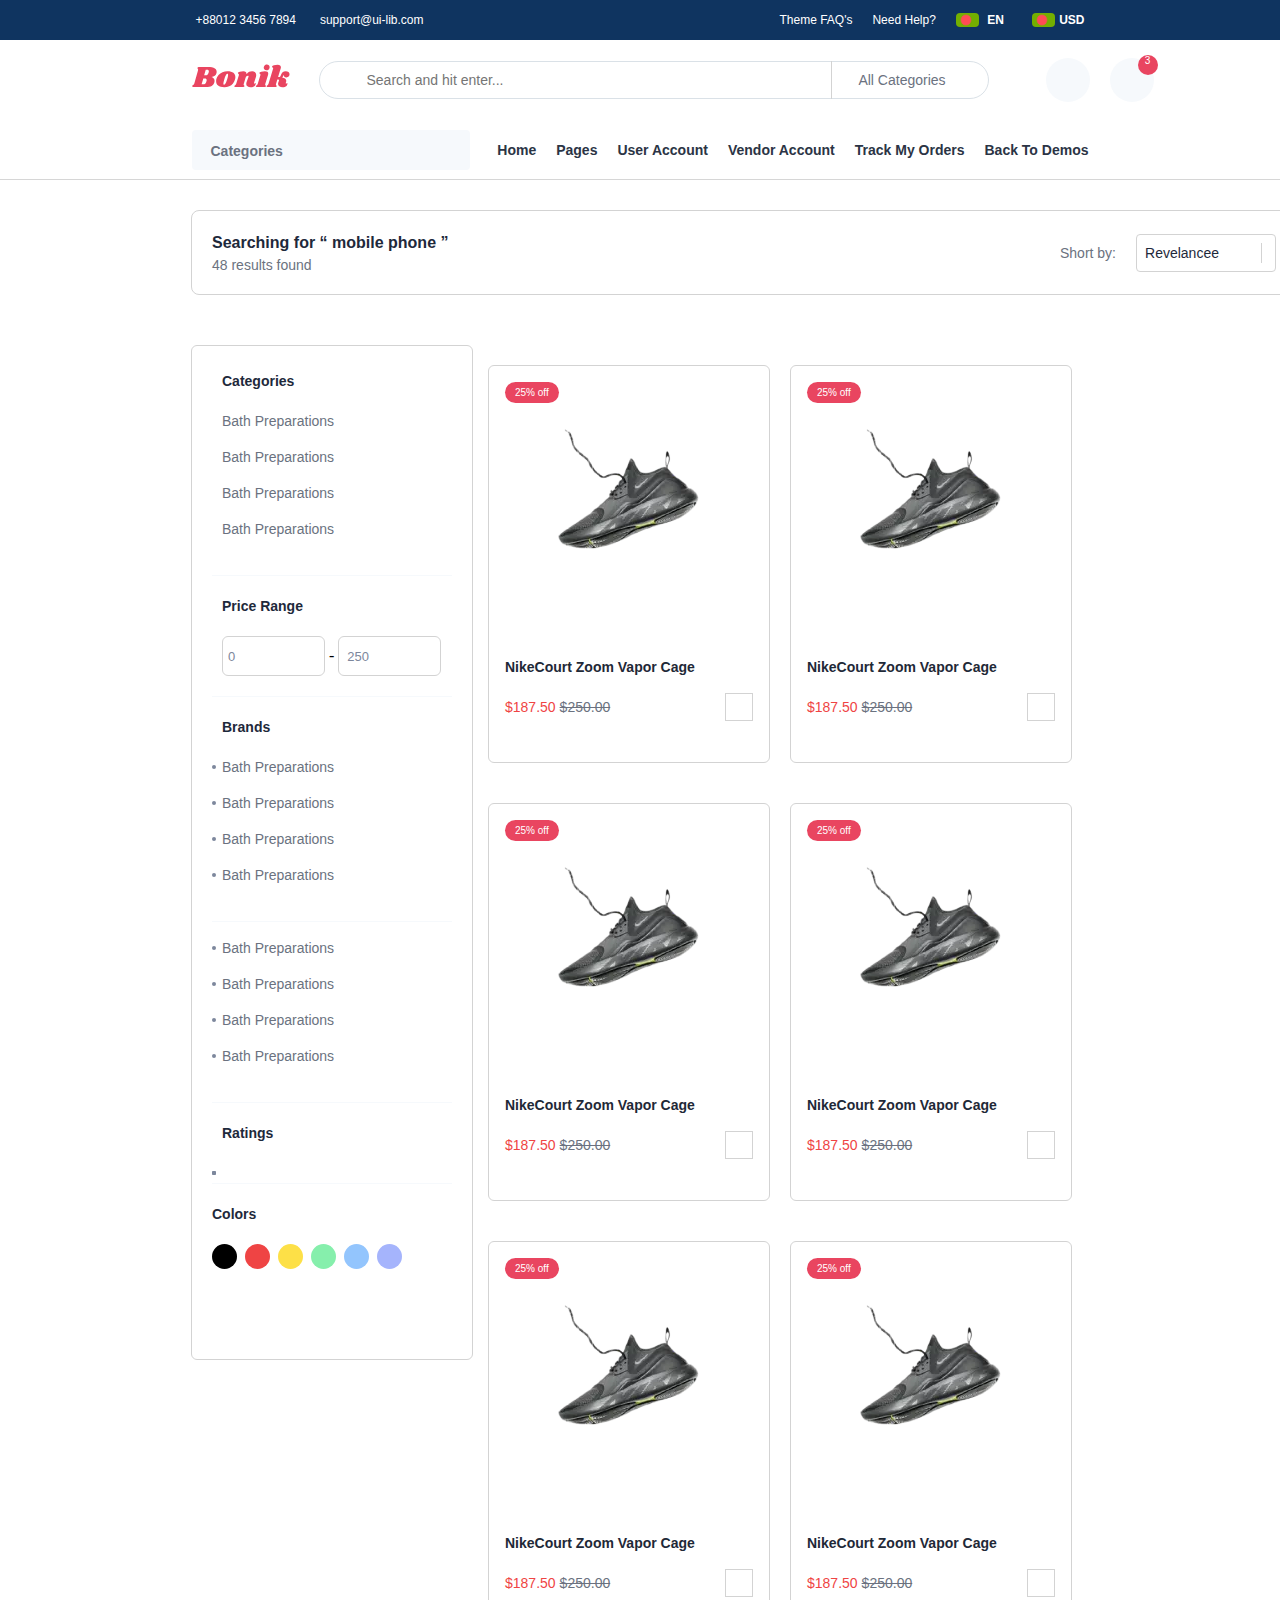
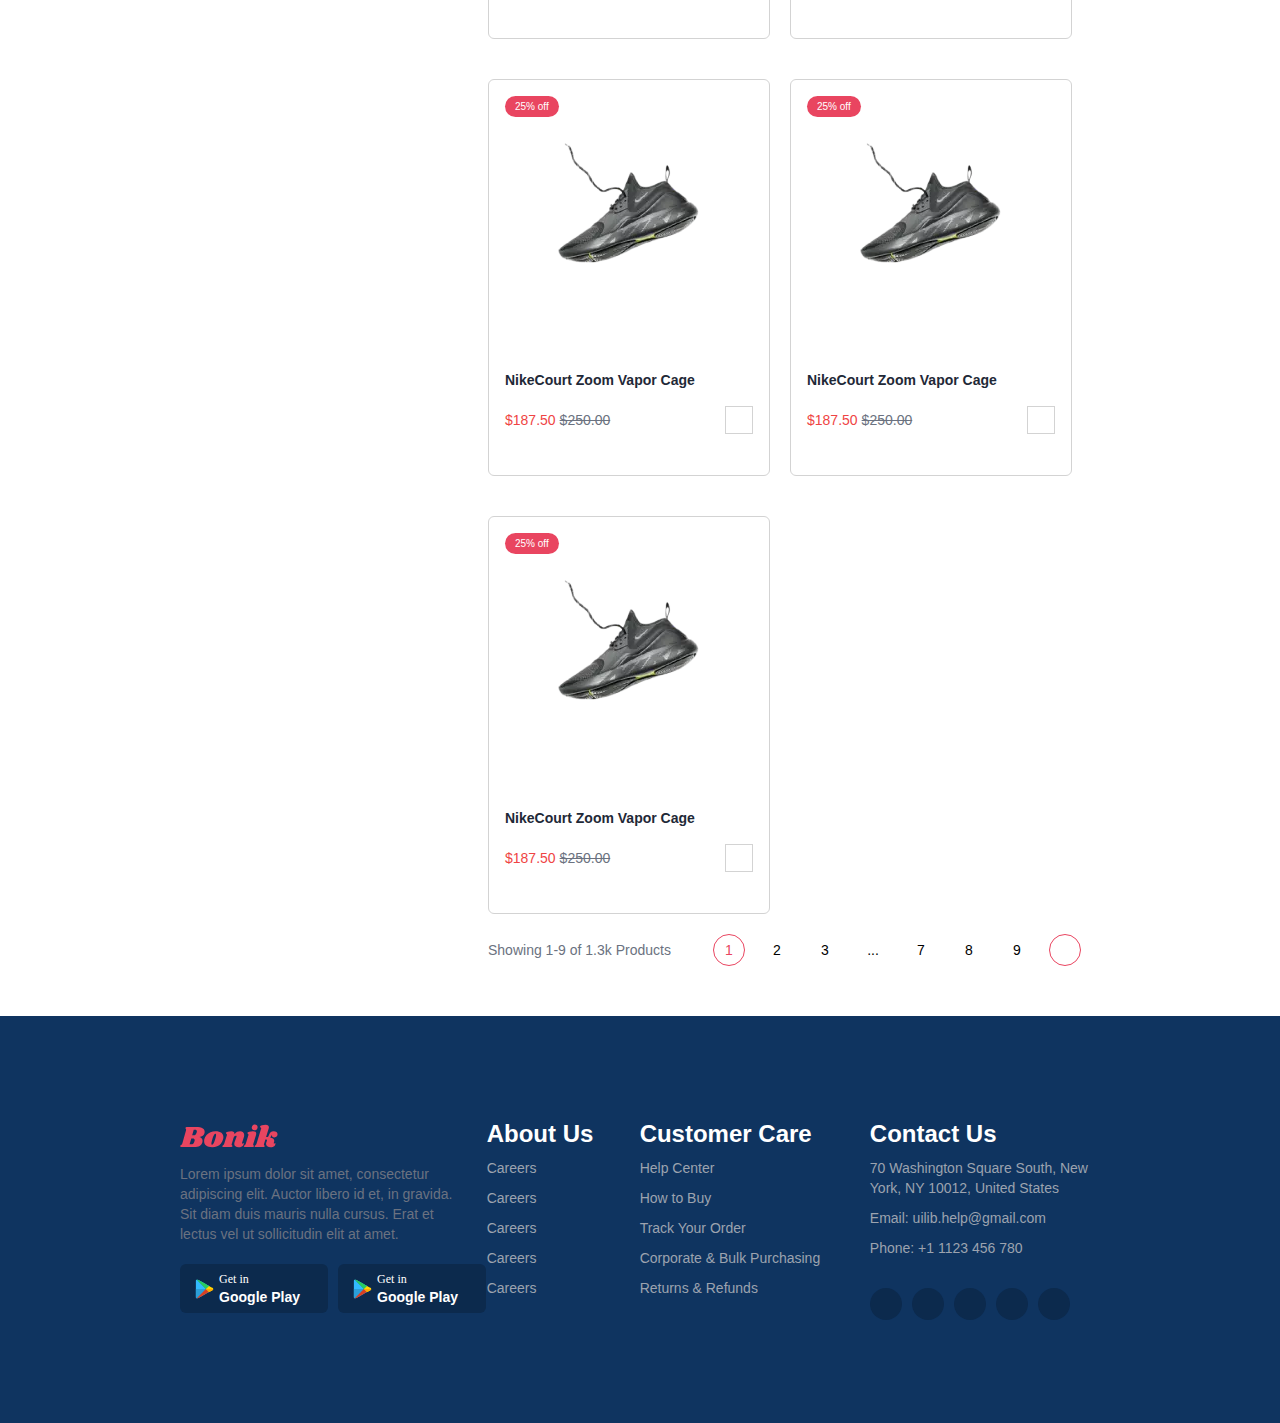
<file: product.html>
<!DOCTYPE html>
<html lang="en">

<head>
    <meta charset="UTF-8" />
    <meta name="viewport" content="width=device-width, initial-scale=1.0" />
    <title>Document</title>
    <link rel="stylesheet" href="src/css/products.css" />
    <link rel="stylesheet" href="src/css/tt.tailwind.css" />
    <!-- FONT AWESOME CDN LINK -->
    <link rel="stylesheet" href="https://cdnjs.cloudflare.com/ajax/libs/font-awesome/6.5.2/css/all.min.css"
        integrity="sha512-SnH5WK+bZxgPHs44uWIX+LLJAJ9/2PkPKZ5QiAj6Ta86w+fsb2TkcmfRyVX3pBnMFcV7oQPJkl9QevSCWr3W6A=="
        crossorigin="anonymous" referrerpolicy="no-referrer" />
    <!-- FONT AWESOME CDN LINK -->
</head>

<body>
    <!--note: Header-Begin -->
    <header>
        <div class="header-top flex justify-between items-center">
            <div class="call-section flex gap-5">
                <div class="phone-side">
                    <i class="fa-solid fa-phone text-white text-sm"></i>
                    <span class="text-white open-sans text-xs pl-1">+88012 3456 7894</span>
                </div>
                <div class="mail-side">
                    <i class="fa-regular fa-envelope text-white text-sm"></i>
                    <span class="text-white open-sans text-xs pl-1">support@ui-lib.com</span>
                </div>
            </div>

            <div class="language-section flex gap-5 items-center">
                <div class="privacy-side flex gap-5">
                    <a href="#" class="text-xs text-white open-sans">Theme FAQ's</a>
                    <a href="#" class="text-xs text-white open-sans">Need Help?</a>
                </div>

                <div class="select-side flex gap-5 items-center">
                    <div class="lang-us flex items-center gap-2 relative" id="first-lang">
                        <img width="23.33px" height="14px" src="src/assets/img/bd.png" alt="usa.png"
                            class="rounded cursor-pointer" />
                        <span class="text-white uppercase open-sans text-xs font-600 cursor-pointer">en</span>
                        <i class="fa-solid fa-angle-down text-white cursor-pointer"></i>
                        <ul class="first-lang-drop-menu absolute flex-col gap-1" id="first-lang-drop-menu">
                            <li class="flex items-center gap-2">
                                <img width="30px" height="18px" src="src/assets/img/bd.png" alt="usa.png"
                                    class="rounded cursor-pointer" />
                                <span class="uppercase open-sans text-xs font-600 cursor-pointer">en</span>
                            </li>
                            <li class="flex items-center gap-2">
                                <img width="30px" height="18px" src="src/assets/img/bd.png" alt="usa.png"
                                    class="rounded cursor-pointer" />
                                <span class="uppercase open-sans text-xs font-600 cursor-pointer">cn</span>
                            </li>
                            <li class="flex items-center gap-2">
                                <img width="30px" height="18px" src="src/assets/img/bd.png" alt="usa.png"
                                    class="rounded cursor-pointer" />
                                <span class="uppercase open-sans text-xs font-600 cursor-pointer">ln</span>
                            </li>
                        </ul>
                    </div>

                    <div class="lang-en flex items-center gap-1 relative" id="lang-en">
                        <img width="23.33px" height="14px" src="src/assets/img/bd.png" alt="usa.png"
                            class="rounded cursor-pointer" />
                        <span class="text-white uppercase open-sans text-xs font-600 cursor-pointer">usd</span>
                        <i class="fa-solid fa-angle-down text-white cursor-pointer"></i>
                        <ul class="lang-en-drop-menu flex-col" id="lang-en-drop-menu">
                            <li class="flex items-center gap-2 py-2 px-4">
                                <img width="30px" height="18px" src="src/assets/img/bd.png" alt="usa.png"
                                    class="rounded cursor-pointer" />
                                <span class="uppercase open-sans text-xs font-600 cursor-pointer">en</span>
                            </li>
                            <li class="flex items-center gap-2 py-2 px-4">
                                <img width="30px" height="18px" src="src/assets/img/bd.png" alt="usa.png"
                                    class="rounded cursor-pointer" />
                                <span class="uppercase open-sans text-xs font-600 cursor-pointer">tn</span>
                            </li>
                            <li class="flex items-center gap-2 py-2 px-4">
                                <img width="30px" height="18px" src="src/assets/img/bd.png" alt="usa.png"
                                    class="rounded cursor-pointer" />
                                <span class="uppercase open-sans text-xs font-600 cursor-pointer">hn</span>
                            </li>
                            <li class="flex items-center gap-2 py-2 px-4">
                                <img width="30px" height="18px" src="src/assets/img/bd.png" alt="usa.png"
                                    class="rounded cursor-pointer" />
                                <span class="uppercase open-sans text-xs font-600 cursor-pointer">bn</span>
                            </li>
                        </ul>
                    </div>
                </div>
            </div>
        </div>

        <div class="main-header">
            <div class="main-header-top flex items-center">
                <div class="main-header-logo-side">
                    <img src="src/assets/img/logo.svg" class="cursor-pointer" />
                </div>
                <div class="main-search-side">
                    <div class="search-field relative">
                        <input type="text" placeholder="Search and hit enter..." />
                        <div class="icon">
                            <i class="fa-solid fa-magnifying-glass text-gray-400"></i>
                        </div>
                        <div class="submit-btn flex items-center justify-center gap-4 cursor-pointer">
                            <span class="text-gray-500">All Categories</span>
                            <i class="fa-solid fa-angle-down text-gray-500"></i>
                        </div>
                    </div>
                </div>
                <div class="main-icon-side flex gap-5">
                    <div class="user-icon-side flex items-center justify-center">
                        <i class="fa-regular fa-user text-gray-600"></i>
                    </div>
                    <div class="shop-icon-side flex justify-center items-center">
                        <i class="fa-solid fa-bag-shopping text-gray-600"></i>
                    </div>
                </div>
            </div>
            <div class="main-header-bottom flex justify-between items-center">
                <div class="category-side">
                    <div class="category-btn-area flex justify-between items-center cursor-pointer">
                        <div class="left-side flex gap-2 items-center">
                            <i class="fa-solid fa-border-all text-slate-800 text-xl"></i>
                            <span class="open-sans text-sm text-gray-500 font-600">Categories</span>
                        </div>
                        <div class="right-side">
                            <i class="fa-solid fa-angle-down text-gray-500"></i>
                        </div>
                    </div>
                </div>

                <div class="nav-side">
                    <nav>
                        <ul class="full-navbar">
                            <li class="full-navbar-links home-parent-li relative">
                                <a href="#" class="parent-a">Home</a>

                                <ul class="home-drop-menu-ul">
                                    <li class="home-drop-menu-li">
                                        <a href="index.html" class="open-sans text-sm font-700 home-drop-menu-a">Market
                                            1</a>
                                    </li>
                                    <li class="home-drop-menu-li">
                                        <a href="#" class="open-sans text-sm font-700 home-drop-menu-a">Market 1</a>
                                    </li>
                                    <li class="home-drop-menu-li">
                                        <a href="#" class="open-sans text-sm font-700 home-drop-menu-a">Market 1</a>
                                    </li>
                                    <li class="home-drop-menu-li">
                                        <a href="#" class="open-sans text-sm font-700 home-drop-menu-a">Market 1</a>
                                    </li>
                                    <li class="home-drop-menu-li">
                                        <a href="#" class="open-sans text-sm font-700 home-drop-menu-a">Market 1</a>
                                    </li>
                                    <li class="home-drop-menu-li">
                                        <a href="#" class="open-sans text-sm font-700 home-drop-menu-a">Market 1</a>
                                    </li>
                                    <li class="home-drop-menu-li">
                                        <a href="#" class="open-sans text-sm font-700 home-drop-menu-a">Market 1</a>
                                    </li>
                                    <li class="home-drop-menu-li">
                                        <a href="#" class="open-sans text-sm font-700 home-drop-menu-a">Market 1</a>
                                    </li>
                                    <li class="home-drop-menu-li">
                                        <a href="#" class="open-sans text-sm font-700 home-drop-menu-a">Market 1</a>
                                    </li>
                                    <li class="home-drop-menu-li">
                                        <a href="#" class="open-sans text-sm font-700 home-drop-menu-a">Market 1</a>
                                    </li>
                                    <li class="home-drop-menu-li">
                                        <a href="#" class="open-sans text-sm font-700 home-drop-menu-a">Market 1</a>
                                    </li>
                                    <li class="home-drop-menu-li">
                                        <a href="#" class="open-sans text-sm font-700 home-drop-menu-a">Market 1</a>
                                    </li>
                                </ul>
                            </li>

                            <li class="full-navbar-links pages-parent-li relative">
                                <a href="#" class="parent-a">Pages</a>
                                <div class="pages-drop-menu-container relative">
                                    <ul>
                                        <li class="first-li">
                                            <a href="#" class="open-sans text-sm text-slate-800 font-700">Sale Pages</a>
                                            <i class="fa-solid fa-angle-right "></i>
                                            <div class="pages-first-submenu">
                                                <ul>
                                                    <li><a href="#"
                                                            class="open-sans text-sm text-slate-800 font-700">Version
                                                            1</a></li>
                                                    <li><a href="#"
                                                            class="open-sans text-sm text-slate-800 font-700">Version
                                                            2</a></li>
                                                </ul>
                                            </div>
                                        </li>
                                        <li class="vendor-li">
                                            <a href="#" class="open-sans text-sm text-slate-800 font-700">Vendor</a>
                                            <i class="fa-solid fa-angle-right "></i>
                                            <div class="vendor-submenu">
                                                <ul>
                                                    <li><a href="#"
                                                            class="open-sans text-sm text-slate-800 font-700">Version
                                                            1</a></li>
                                                    <li><a href="#"
                                                            class="open-sans text-sm text-slate-800 font-700">Version
                                                            2</a></li>
                                                </ul>
                                            </div>
                                        </li>
                                        <li class="shop-li">
                                            <a href="#" class="open-sans text-sm text-slate-800 font-700">Shop</a>
                                            <i class="fa-solid fa-angle-right "></i>
                                            <div class="shop-submenu">
                                                <ul>
                                                    <li><a href="product.html"
                                                            class="open-sans text-sm text-slate-800 font-700">Search
                                                            Product</a></li>
                                                    <li><a href="single-product.html"
                                                            class="open-sans text-sm text-slate-800 font-700">Single
                                                            Product</a></li>
                                                    <li><a href="#"
                                                            class="open-sans text-sm text-slate-800 font-700">Version
                                                            1</a></li>
                                                    <li><a href="#"
                                                            class="open-sans text-sm text-slate-800 font-700">Version
                                                            2</a></li>
                                                </ul>
                                            </div>

                                        </li>
                                        <li class="auth-li">
                                            <a href="#" class="open-sans text-sm text-slate-800 font-700">Auth</a>
                                            <i class="fa-solid fa-angle-right "></i>
                                            <div class="auth-submenu">
                                                <ul>

                                                    <li><a href="#"
                                                            class="open-sans text-sm text-slate-800 font-700">Version
                                                            1</a></li>
                                                    <li><a href="#"
                                                            class="open-sans text-sm text-slate-800 font-700">Version
                                                            2</a></li>
                                                </ul>
                                            </div>
                                        </li>
                                    </ul>
                                </div>

                            </li>
                            <li class="full-navbar-links">
                                <a href="#" class="parent-a">User Account</a>
                            </li>
                            <li class="full-navbar-links">
                                <a href="#" class="parent-a">Vendor Account</a>
                            </li>
                            <li class="full-navbar-links">
                                <a href="#" class="parent-a">Track My Orders</a>
                            </li>
                            <li class="full-navbar-links">
                                <a href="#" class="parent-a">Back To Demos</a>
                            </li>
                        </ul>
                    </nav>
                </div>
            </div>
        </div>
    </header>
    <main>
        <section class="top-bar-section flex justify-between w-full items-center">
            <div class="left">
                <p class="open-sans text-base text-slate-800 font-700">Searching for “ mobile phone ”</p>
                <p class="open-sans text-sm text-gray-500 ">48 results found</p>
            </div>
            <div class="right flex items-center gap-5  ">
                <p class="open-sans text-sm text-gray-500">Short by:</p>
                <div class="sort flex items-center justify-between ">
                    <p class="open-sans text-sm text-slate-800">Revelancee</p>
                    <div class="arrow">
                        <i class="fa-solid fa-angle-down text-gray-300"></i>
                    </div>
                </div>
                <p class="open-sans text-sm text-gray-500 ">View:</p>
                <span><i class="fa-solid fa-border-all text-xl text-red-500 cursor-pointer"></i></span>
                <span><i class="fa-solid fa-bars text-xl cursor-pointer"></i></span>
            </div>
        </section>

        <section class="last-section  ">
            <div class="menu-side">
                <div class="side-bar">
                    <div class="menu">
                        <h3 class="open-sans text-sm text-slate-800 my-5">Categories</h3>
                        <ul>
                            <li
                                class="open-sans text-sm text-gray-500 my-4 cursor-pointer  flex justify-between items-center ">
                                Bath
                                Preparations <i class="fa-solid fa-angle-right"></i></li>
                            <li
                                class="open-sans text-sm text-gray-500 my-4 cursor-pointer flex justify-between items-center ">
                                Bath
                                Preparations</li>
                            <li
                                class="open-sans text-sm text-gray-500 my-4 cursor-pointer flex justify-between items-center ">
                                Bath
                                Preparations</li>
                            <li
                                class="open-sans text-sm text-gray-500 my-4 cursor-pointer  flex justify-between items-center ">
                                Bath
                                Preparations</li>
                        </ul>
                    </div>

                    <div class="menu">
                        <h3 class="open-sans text-sm text-slate-800 my-5">Price Range</h3>
                        <div class="calc-container flex gap-1 items-center">
                            <div class="left px-4">
                                <input type="number" name="" value="0">
                            </div>
                            <span>-</span>
                            <div class="right px-2">
                                <input type="number" name="" value="250">
                            </div>
                        </div>
                    </div>
                    <div class="menu">
                        <h3 class="open-sans text-sm text-slate-800 my-5">Brands</h3>
                        <ul class="square">
                            <li
                                class="open-sans text-sm text-gray-500 my-4 cursor-pointer  flex justify-between items-center ">
                                Bath
                                Preparations </li>
                            <li
                                class="open-sans text-sm text-gray-500 my-4 cursor-pointer flex justify-between items-center ">
                                Bath
                                Preparations</li>
                            <li
                                class="open-sans text-sm text-gray-500 my-4 cursor-pointer flex justify-between items-center ">
                                Bath
                                Preparations</li>
                            <li
                                class="open-sans text-sm text-gray-500 my-4 cursor-pointer  flex justify-between items-center ">
                                Bath
                                Preparations</li>
                        </ul>
                    </div>
                    <div class="menu">

                        <ul class="square">
                            <li
                                class="open-sans text-sm text-gray-500 my-4 cursor-pointer  flex justify-between items-center ">
                                Bath
                                Preparations </li>
                            <li
                                class="open-sans text-sm text-gray-500 my-4 cursor-pointer flex justify-between items-center ">
                                Bath
                                Preparations</li>
                            <li
                                class="open-sans text-sm text-gray-500 my-4 cursor-pointer flex justify-between items-center ">
                                Bath
                                Preparations</li>
                            <li
                                class="open-sans text-sm text-gray-500 my-4 cursor-pointer  flex justify-between items-center ">
                                Bath
                                Preparations</li>
                        </ul>
                    </div>
                    <div class="menu">
                        <h3 class="open-sans text-sm text-slate-800 my-5">Ratings</h3>
                        <ul class="square">
                            <li>
                                <i class="fa-solid fa-star text-yellow-500 text-sm"></i>
                                <i class="fa-solid fa-star text-yellow-500 text-sm"></i>
                                <i class="fa-solid fa-star text-yellow-500 text-sm"></i>
                                <i class="fa-solid fa-star text-yellow-500 text-sm"></i>
                                <i class="fa-solid fa-star text-yellow-500 text-sm"></i>
                            </li>

                            <li>
                                <i class="fa-solid fa-star text-yellow-500 text-sm "></i>
                                <i class="fa-solid fa-star text-yellow-500 text-sm "></i>
                                <i class="fa-solid fa-star text-yellow-500 text-sm "></i>
                                <i class="fa-solid fa-star text-yellow-500 text-sm "></i>
                                <i class="fa-solid fa-star text-yellow-500 text-sm "></i>
                            </li>
                            <li>
                                <i class="fa-solid fa-star text-yellow-500 text-sm "></i>
                                <i class="fa-solid fa-star text-yellow-500 text-sm "></i>
                                <i class="fa-solid fa-star text-yellow-500 text-sm "></i>
                                <i class="fa-solid fa-star text-yellow-500 text-sm "></i>
                                <i class="fa-solid fa-star text-yellow-500 text-sm "></i>
                            </li>
                            <li>
                                <i class="fa-solid fa-star text-yellow-500 text-sm "></i>
                                <i class="fa-solid fa-star text-yellow-500 text-sm "></i>
                                <i class="fa-solid fa-star text-yellow-500 text-sm "></i>
                                <i class="fa-solid fa-star text-yellow-500 text-sm "></i>
                                <i class="fa-solid fa-star text-yellow-500 text-sm "></i>
                            </li>
                        </ul>
                    </div>
                    <div class="menu-last">
                        <h3 class="open-sans text-sm text-slate-800 my-5">Colors</h3>
                        <div class="circle-container flex gap-2">
                            <div class="circle bg-black"></div>
                            <div class="circle bg-red-500"></div>
                            <div class="circle  bg-yellow-300"></div>
                            <div class="circle bg-green-300"></div>
                            <div class="circle bg-blue-300"></div>
                            <div class="circle bg-indigo-300"></div>
                        </div>
                    </div>
                </div>
            </div>
            <div class="card-side flex  gap-5">
                <div class="card-item flex-col">
                    <div class="card-top ">
                        <div class="sub-top flex justify-between p-4">
                            <div class="first">
                                <span class=" text-white open-sans">
                                    25% off
                                </span>
                            </div>
                            <div class="second flex-col gap-2-5">
                                <i class="fa-solid fa-eye text-cyan-950"></i>
                                <i class="fa-solid fa-heart text-gray-900"></i>
                            </div>
                        </div>
                    </div>

                    <div class="card-info ">
                        <h3 class="open-sans text-sm text-gray-800">NikeCourt Zoom Vapor Cage</h3>
                        <div class="star-container py-2">
                            <i class="fa-solid fa-star text-yellow-500"></i>
                            <i class="fa-solid fa-star text-yellow-500"></i>
                            <i class="fa-solid fa-star text-yellow-500"></i>
                            <i class="fa-solid fa-star text-yellow-500"></i>
                            <i class="fa-regular fa-star" style="color: #FFD43B;"></i>
                        </div>
                        <div class="rating flex justify-between items-center">
                            <div class="cost">
                                <span class="text-red-500 open-sans text-sm">$187.50</span>
                                <s class="open-sans text-sm text-gray-500">$250.00</s>
                            </div>
                            <div class="card">
                                <span>
                                    <i class="fa-solid fa-plus"></i>
                                </span>
                            </div>
                        </div>
                    </div>
                </div>
                <div class="card-item flex-col">
                    <div class="card-top ">
                        <div class="sub-top flex justify-between p-4">
                            <div class="first">
                                <span class=" text-white open-sans">
                                    25% off
                                </span>
                            </div>
                            <div class="second flex-col gap-2-5">
                                <i class="fa-solid fa-eye text-cyan-950"></i>
                                <i class="fa-solid fa-heart text-gray-900"></i>
                            </div>
                        </div>
                    </div>

                    <div class="card-info ">
                        <h3 class="open-sans text-sm text-gray-800">NikeCourt Zoom Vapor Cage</h3>
                        <div class="star-container py-2">
                            <i class="fa-solid fa-star text-yellow-500"></i>
                            <i class="fa-solid fa-star text-yellow-500"></i>
                            <i class="fa-solid fa-star text-yellow-500"></i>
                            <i class="fa-solid fa-star text-yellow-500"></i>
                            <i class="fa-regular fa-star" style="color: #FFD43B;"></i>
                        </div>
                        <div class="rating flex justify-between items-center">
                            <div class="cost">
                                <span class="text-red-500 open-sans text-sm">$187.50</span>
                                <s class="open-sans text-sm text-gray-500">$250.00</s>
                            </div>
                            <div class="card">
                                <span>
                                    <i class="fa-solid fa-plus"></i>
                                </span>
                            </div>
                        </div>
                    </div>
                </div>
                <div class="card-item flex-col">
                    <div class="card-top ">
                        <div class="sub-top flex justify-between p-4">
                            <div class="first">
                                <span class=" text-white open-sans">
                                    25% off
                                </span>
                            </div>
                            <div class="second flex-col gap-2-5">
                                <i class="fa-solid fa-eye text-cyan-950"></i>
                                <i class="fa-solid fa-heart text-gray-900"></i>
                            </div>
                        </div>
                    </div>

                    <div class="card-info ">
                        <h3 class="open-sans text-sm text-gray-800">NikeCourt Zoom Vapor Cage</h3>
                        <div class="star-container py-2">
                            <i class="fa-solid fa-star text-yellow-500"></i>
                            <i class="fa-solid fa-star text-yellow-500"></i>
                            <i class="fa-solid fa-star text-yellow-500"></i>
                            <i class="fa-solid fa-star text-yellow-500"></i>
                            <i class="fa-regular fa-star" style="color: #FFD43B;"></i>
                        </div>
                        <div class="rating flex justify-between items-center">
                            <div class="cost">
                                <span class="text-red-500 open-sans text-sm">$187.50</span>
                                <s class="open-sans text-sm text-gray-500">$250.00</s>
                            </div>
                            <div class="card">
                                <span>
                                    <i class="fa-solid fa-plus"></i>
                                </span>
                            </div>
                        </div>
                    </div>
                </div>
                <div class="card-item flex-col">
                    <div class="card-top ">
                        <div class="sub-top flex justify-between p-4">
                            <div class="first">
                                <span class=" text-white open-sans">
                                    25% off
                                </span>
                            </div>
                            <div class="second flex-col gap-2-5">
                                <i class="fa-solid fa-eye text-cyan-950"></i>
                                <i class="fa-solid fa-heart text-gray-900"></i>
                            </div>
                        </div>
                    </div>

                    <div class="card-info ">
                        <h3 class="open-sans text-sm text-gray-800">NikeCourt Zoom Vapor Cage</h3>
                        <div class="star-container py-2">
                            <i class="fa-solid fa-star text-yellow-500"></i>
                            <i class="fa-solid fa-star text-yellow-500"></i>
                            <i class="fa-solid fa-star text-yellow-500"></i>
                            <i class="fa-solid fa-star text-yellow-500"></i>
                            <i class="fa-regular fa-star" style="color: #FFD43B;"></i>
                        </div>
                        <div class="rating flex justify-between items-center">
                            <div class="cost">
                                <span class="text-red-500 open-sans text-sm">$187.50</span>
                                <s class="open-sans text-sm text-gray-500">$250.00</s>
                            </div>
                            <div class="card">
                                <span>
                                    <i class="fa-solid fa-plus"></i>
                                </span>
                            </div>
                        </div>
                    </div>
                </div>
                <div class="card-item flex-col">
                    <div class="card-top ">
                        <div class="sub-top flex justify-between p-4">
                            <div class="first">
                                <span class=" text-white open-sans">
                                    25% off
                                </span>
                            </div>
                            <div class="second flex-col gap-2-5">
                                <i class="fa-solid fa-eye text-cyan-950"></i>
                                <i class="fa-solid fa-heart text-gray-900"></i>
                            </div>
                        </div>
                    </div>

                    <div class="card-info ">
                        <h3 class="open-sans text-sm text-gray-800">NikeCourt Zoom Vapor Cage</h3>
                        <div class="star-container py-2">
                            <i class="fa-solid fa-star text-yellow-500"></i>
                            <i class="fa-solid fa-star text-yellow-500"></i>
                            <i class="fa-solid fa-star text-yellow-500"></i>
                            <i class="fa-solid fa-star text-yellow-500"></i>
                            <i class="fa-regular fa-star" style="color: #FFD43B;"></i>
                        </div>
                        <div class="rating flex justify-between items-center">
                            <div class="cost">
                                <span class="text-red-500 open-sans text-sm">$187.50</span>
                                <s class="open-sans text-sm text-gray-500">$250.00</s>
                            </div>
                            <div class="card">
                                <span>
                                    <i class="fa-solid fa-plus"></i>
                                </span>
                            </div>
                        </div>
                    </div>
                </div>
                <div class="card-item flex-col">
                    <div class="card-top ">
                        <div class="sub-top flex justify-between p-4">
                            <div class="first">
                                <span class=" text-white open-sans">
                                    25% off
                                </span>
                            </div>
                            <div class="second flex-col gap-2-5">
                                <i class="fa-solid fa-eye text-cyan-950"></i>
                                <i class="fa-solid fa-heart text-gray-900"></i>
                            </div>
                        </div>
                    </div>

                    <div class="card-info ">
                        <h3 class="open-sans text-sm text-gray-800">NikeCourt Zoom Vapor Cage</h3>
                        <div class="star-container py-2">
                            <i class="fa-solid fa-star text-yellow-500"></i>
                            <i class="fa-solid fa-star text-yellow-500"></i>
                            <i class="fa-solid fa-star text-yellow-500"></i>
                            <i class="fa-solid fa-star text-yellow-500"></i>
                            <i class="fa-regular fa-star" style="color: #FFD43B;"></i>
                        </div>
                        <div class="rating flex justify-between items-center">
                            <div class="cost">
                                <span class="text-red-500 open-sans text-sm">$187.50</span>
                                <s class="open-sans text-sm text-gray-500">$250.00</s>
                            </div>
                            <div class="card">
                                <span>
                                    <i class="fa-solid fa-plus"></i>
                                </span>
                            </div>
                        </div>
                    </div>
                </div>
                <div class="card-item flex-col">
                    <div class="card-top ">
                        <div class="sub-top flex justify-between p-4">
                            <div class="first">
                                <span class=" text-white open-sans">
                                    25% off
                                </span>
                            </div>
                            <div class="second flex-col gap-2-5">
                                <i class="fa-solid fa-eye text-cyan-950"></i>
                                <i class="fa-solid fa-heart text-gray-900"></i>
                            </div>
                        </div>
                    </div>

                    <div class="card-info ">
                        <h3 class="open-sans text-sm text-gray-800">NikeCourt Zoom Vapor Cage</h3>
                        <div class="star-container py-2">
                            <i class="fa-solid fa-star text-yellow-500"></i>
                            <i class="fa-solid fa-star text-yellow-500"></i>
                            <i class="fa-solid fa-star text-yellow-500"></i>
                            <i class="fa-solid fa-star text-yellow-500"></i>
                            <i class="fa-regular fa-star" style="color: #FFD43B;"></i>
                        </div>
                        <div class="rating flex justify-between items-center">
                            <div class="cost">
                                <span class="text-red-500 open-sans text-sm">$187.50</span>
                                <s class="open-sans text-sm text-gray-500">$250.00</s>
                            </div>
                            <div class="card">
                                <span>
                                    <i class="fa-solid fa-plus"></i>
                                </span>
                            </div>
                        </div>
                    </div>
                </div>
                <div class="card-item flex-col">
                    <div class="card-top ">
                        <div class="sub-top flex justify-between p-4">
                            <div class="first">
                                <span class=" text-white open-sans">
                                    25% off
                                </span>
                            </div>
                            <div class="second flex-col gap-2-5">
                                <i class="fa-solid fa-eye text-cyan-950"></i>
                                <i class="fa-solid fa-heart text-gray-900"></i>
                            </div>
                        </div>
                    </div>

                    <div class="card-info ">
                        <h3 class="open-sans text-sm text-gray-800">NikeCourt Zoom Vapor Cage</h3>
                        <div class="star-container py-2">
                            <i class="fa-solid fa-star text-yellow-500"></i>
                            <i class="fa-solid fa-star text-yellow-500"></i>
                            <i class="fa-solid fa-star text-yellow-500"></i>
                            <i class="fa-solid fa-star text-yellow-500"></i>
                            <i class="fa-regular fa-star" style="color: #FFD43B;"></i>
                        </div>
                        <div class="rating flex justify-between items-center">
                            <div class="cost">
                                <span class="text-red-500 open-sans text-sm">$187.50</span>
                                <s class="open-sans text-sm text-gray-500">$250.00</s>
                            </div>
                            <div class="card">
                                <span>
                                    <i class="fa-solid fa-plus"></i>
                                </span>
                            </div>
                        </div>
                    </div>
                </div>
                <div class="card-item flex-col">
                    <div class="card-top ">
                        <div class="sub-top flex justify-between p-4">
                            <div class="first">
                                <span class=" text-white open-sans">
                                    25% off
                                </span>
                            </div>
                            <div class="second flex-col gap-2-5">
                                <i class="fa-solid fa-eye text-cyan-950"></i>
                                <i class="fa-solid fa-heart text-gray-900"></i>
                            </div>
                        </div>
                    </div>

                    <div class="card-info ">
                        <h3 class="open-sans text-sm text-gray-800">NikeCourt Zoom Vapor Cage</h3>
                        <div class="star-container py-2">
                            <i class="fa-solid fa-star text-yellow-500"></i>
                            <i class="fa-solid fa-star text-yellow-500"></i>
                            <i class="fa-solid fa-star text-yellow-500"></i>
                            <i class="fa-solid fa-star text-yellow-500"></i>
                            <i class="fa-regular fa-star" style="color: #FFD43B;"></i>
                        </div>
                        <div class="rating flex justify-between items-center">
                            <div class="cost">
                                <span class="text-red-500 open-sans text-sm">$187.50</span>
                                <s class="open-sans text-sm text-gray-500">$250.00</s>
                            </div>
                            <div class="card">
                                <span>
                                    <i class="fa-solid fa-plus"></i>
                                </span>
                            </div>
                        </div>
                    </div>
                </div>
                <div class="pagenation flex justify-between w-full items-center">
                    <div class="left ">
                        <p class="open-sans text-sm text-gray-500">Showing 1-9 of 1.3k Products</p>
                    </div>
                    <div class="right ">
                        <ul class="flex  items-center">
                            <li class="mx-2"><span class="circle">1</span></li>
                            <li class="mx-2"><span>2</span></li>
                            <li class="mx-2"><span>3</span></li>
                            <li class="mx-2"><span>...</span></li>
                            <li class="mx-2"><span>7</span></li>
                            <li class="mx-2"><span>8</span></li>
                            <li class="mx-2"><span>9</span></li>
                            <li class="mx-2"><span class="circle">
                                <i class="fa-solid fa-angle-right"></i>
                            </span></li>
                        </ul>
                    </div>
                </div>
            </div>
        </section>
    </main>
    <footer class="flex ">
        <div class="column-1 flex-col">
          <div class="img">
            <img src="src/assets/img/logo.svg" alt="">
          </div>
          <div class="lorem">
            <p class="open-sans text-sm text-gray-500" style="width: 90%;">Lorem ipsum dolor sit amet, consectetur
              adipiscing elit. Auctor libero id et, in gravida. Sit diam duis
              mauris nulla cursus. Erat et lectus vel ut sollicitudin elit at amet.</p>
          </div>
          <div class="content flex gap-2-5">
            <div class="icon cursor-pointer">
              <svg xmlns="http://www.w3.org/2000/svg" width="24" height="24" viewBox="0 0 24 24" fill="none"
                class="injected-svg" data-src="/assets/images/icons/play-store.svg"
                xmlns:xlink="http://www.w3.org/1999/xlink" role="img">
                <g clip-path="url(#clip0-110)">
                  <path
                    d="M17.9236 8.23227C15.1356 6.67287 10.6607 4.16885 3.71978 0.282486C3.25183 -0.0265614 2.71342 -0.0670615 2.24823 0.090392L14.1569 11.999L17.9236 8.23227Z"
                    fill="#32BBFF"></path>
                  <path
                    d="M2.24824 0.090332C2.16105 0.119863 2.07621 0.155488 1.99507 0.19852C1.48137 0.476395 1.10388 1.0111 1.10388 1.68737V22.3105C1.10388 22.9868 1.48132 23.5215 1.99507 23.7993C2.07607 23.8423 2.16087 23.8781 2.24796 23.9078L14.1568 11.999L2.24824 0.090332Z"
                    fill="#32BBFF"></path>
                  <path
                    d="M14.1569 11.999L2.24799 23.9079C2.71331 24.0665 3.25172 24.0291 3.71982 23.7155C10.451 19.9463 14.8754 17.472 17.6957 15.8993C17.7742 15.8552 17.8512 15.8121 17.9272 15.7694L14.1569 11.999Z"
                    fill="#32BBFF"></path>
                  <path
                    d="M1.10388 11.999V22.3106C1.10388 22.9869 1.48132 23.5216 1.99507 23.7994C2.07607 23.8424 2.16087 23.8782 2.24796 23.9079L14.1568 11.999H1.10388Z"
                    fill="#2C9FD9"></path>
                  <path
                    d="M3.71978 0.282559C3.16407 -0.0843794 2.50876 -0.0739263 1.99506 0.198699L13.9761 12.1798L17.9235 8.23234C15.1356 6.67295 10.6607 4.16893 3.71978 0.282559Z"
                    fill="#29CC5E"></path>
                  <path
                    d="M13.9762 11.8184L1.99506 23.7994C2.50881 24.072 3.16407 24.0877 3.71978 23.7155C10.4509 19.9463 14.8754 17.472 17.6957 15.8993C17.7742 15.8552 17.8511 15.8121 17.9271 15.7694L13.9762 11.8184Z"
                    fill="#D93F21"></path>
                  <path
                    d="M22.8961 11.9989C22.8961 11.4275 22.6078 10.8509 22.0363 10.5311C22.0363 10.5311 20.9676 9.93479 17.6919 8.10254L13.7955 11.9989L17.6957 15.8992C20.9355 14.0801 22.0363 13.4667 22.0363 13.4667C22.6078 13.147 22.8961 12.5703 22.8961 11.9989Z"
                    fill="#FFD500"></path>
                  <path
                    d="M22.0363 13.4669C22.6078 13.1471 22.8961 12.5704 22.8961 11.999H13.7955L17.6957 15.8993C20.9355 14.0802 22.0363 13.4669 22.0363 13.4669Z"
                    fill="#FFAA00"></path>
                </g>
                <defs>
                  <clipPath id="clip0-110">
                    <rect width="24" height="24" fill="white"></rect>
                  </clipPath>
                </defs>
              </svg>
              <div class="text flex-col  w-full">
                <div class="p text-xs text-white">Get in</div>
                <div class="font-900 text-sm open-sans text-white">Google Play</div>
              </div>
            </div>
            <div class="icon cursor-pointer">
              <svg xmlns="http://www.w3.org/2000/svg" width="24" height="24" viewBox="0 0 24 24" fill="none"
                class="injected-svg" data-src="/assets/images/icons/play-store.svg"
                xmlns:xlink="http://www.w3.org/1999/xlink" role="img">
                <g clip-path="url(#clip0-110)">
                  <path
                    d="M17.9236 8.23227C15.1356 6.67287 10.6607 4.16885 3.71978 0.282486C3.25183 -0.0265614 2.71342 -0.0670615 2.24823 0.090392L14.1569 11.999L17.9236 8.23227Z"
                    fill="#32BBFF"></path>
                  <path
                    d="M2.24824 0.090332C2.16105 0.119863 2.07621 0.155488 1.99507 0.19852C1.48137 0.476395 1.10388 1.0111 1.10388 1.68737V22.3105C1.10388 22.9868 1.48132 23.5215 1.99507 23.7993C2.07607 23.8423 2.16087 23.8781 2.24796 23.9078L14.1568 11.999L2.24824 0.090332Z"
                    fill="#32BBFF"></path>
                  <path
                    d="M14.1569 11.999L2.24799 23.9079C2.71331 24.0665 3.25172 24.0291 3.71982 23.7155C10.451 19.9463 14.8754 17.472 17.6957 15.8993C17.7742 15.8552 17.8512 15.8121 17.9272 15.7694L14.1569 11.999Z"
                    fill="#32BBFF"></path>
                  <path
                    d="M1.10388 11.999V22.3106C1.10388 22.9869 1.48132 23.5216 1.99507 23.7994C2.07607 23.8424 2.16087 23.8782 2.24796 23.9079L14.1568 11.999H1.10388Z"
                    fill="#2C9FD9"></path>
                  <path
                    d="M3.71978 0.282559C3.16407 -0.0843794 2.50876 -0.0739263 1.99506 0.198699L13.9761 12.1798L17.9235 8.23234C15.1356 6.67295 10.6607 4.16893 3.71978 0.282559Z"
                    fill="#29CC5E"></path>
                  <path
                    d="M13.9762 11.8184L1.99506 23.7994C2.50881 24.072 3.16407 24.0877 3.71978 23.7155C10.4509 19.9463 14.8754 17.472 17.6957 15.8993C17.7742 15.8552 17.8511 15.8121 17.9271 15.7694L13.9762 11.8184Z"
                    fill="#D93F21"></path>
                  <path
                    d="M22.8961 11.9989C22.8961 11.4275 22.6078 10.8509 22.0363 10.5311C22.0363 10.5311 20.9676 9.93479 17.6919 8.10254L13.7955 11.9989L17.6957 15.8992C20.9355 14.0801 22.0363 13.4667 22.0363 13.4667C22.6078 13.147 22.8961 12.5703 22.8961 11.9989Z"
                    fill="#FFD500"></path>
                  <path
                    d="M22.0363 13.4669C22.6078 13.1471 22.8961 12.5704 22.8961 11.999H13.7955L17.6957 15.8993C20.9355 14.0802 22.0363 13.4669 22.0363 13.4669Z"
                    fill="#FFAA00"></path>
                </g>
                <defs>
                  <clipPath id="clip0-110">
                    <rect width="24" height="24" fill="white"></rect>
                  </clipPath>
                </defs>
              </svg>
              <div class="text flex-col  w-full">
                <div class="p text-xs text-white">Get in</div>
                <div class="font-900 text-sm open-sans text-white">Google Play</div>
              </div>
            </div>
          </div>
        </div>
        <div class="column-2 py-5 mt-1 flex-col gap-2-5 ">
          <div class="title">
            <h2 class="open-sans text-white" style="font-family: var(--open-sans);">About Us</h2>
          </div>
          <ul class="flex-col gap-2-5">
            <li><a href="#" class="open-sans text-sm text-gray-400">Careers</a></li>
            <li><a href="#" class="open-sans text-sm text-gray-400">Careers</a></li>
            <li><a href="#" class="open-sans text-sm text-gray-400">Careers</a></li>
            <li><a href="#" class="open-sans text-sm text-gray-400">Careers</a></li>
            <li><a href="#" class="open-sans text-sm text-gray-400">Careers</a></li>
          </ul>
    
        </div>
    
    
        <div class="column-3 py-5 mt-1 flex-col gap-2-5">
          <div class="title">
            <h2 class="open-sans text-white" style="font-family: var(--open-sans);">Customer Care</h2>
          </div>
          <ul class="flex-col gap-2-5">
            <li><a href="#" class="open-sans text-sm text-gray-400">Help Center</a></li>
            <li><a href="#" class="open-sans text-sm text-gray-400">How to Buy</a></li>
            <li><a href="#" class="open-sans text-sm text-gray-400">Track Your Order</a></li>
            <li><a href="#" class="open-sans text-sm text-gray-400">Corporate & Bulk Purchasing</a></li>
            <li><a href="#" class="open-sans text-sm text-gray-400">Returns & Refunds</a></li>
          </ul>
        </div>
        <div class="column-4 py-5 mt-1 flex-col gap-2-5">
          <div class="title">
            <h2 class="open-sans text-white" style="font-family: var(--open-sans);">Contact Us</h2>
          </div>
          <ul class="flex-col gap-2-5">
            <li><a href="#" class="open-sans text-sm text-gray-400">70 Washington Square South, New York, NY 10012, United
                States</a></li>
            <li><a href="#" class="open-sans text-sm text-gray-400">Email: uilib.help@gmail.com</a></li>
            <li><a href="#" class="open-sans text-sm text-gray-400">Phone: +1 1123 456 780</a></li>
    
          </ul>
          <div class="call flex gap-2-5 mt-5">
            <span>
              <i class="fa-brands fa-facebook text-white"></i>
            </span>
            <span>
              <i class="fa-brands fa-facebook text-white"></i>
            </span>
            <span>
              <i class="fa-brands fa-facebook text-white"></i>
            </span>
            <span>
              <i class="fa-brands fa-facebook text-white"></i>
            </span>
            <span>
              <i class="fa-brands fa-facebook text-white"></i>
            </span>
          </div>
        </div>
        </div>
      </footer>
      <script src="src/script/app.js"></script>
</body>

</html>
</file>
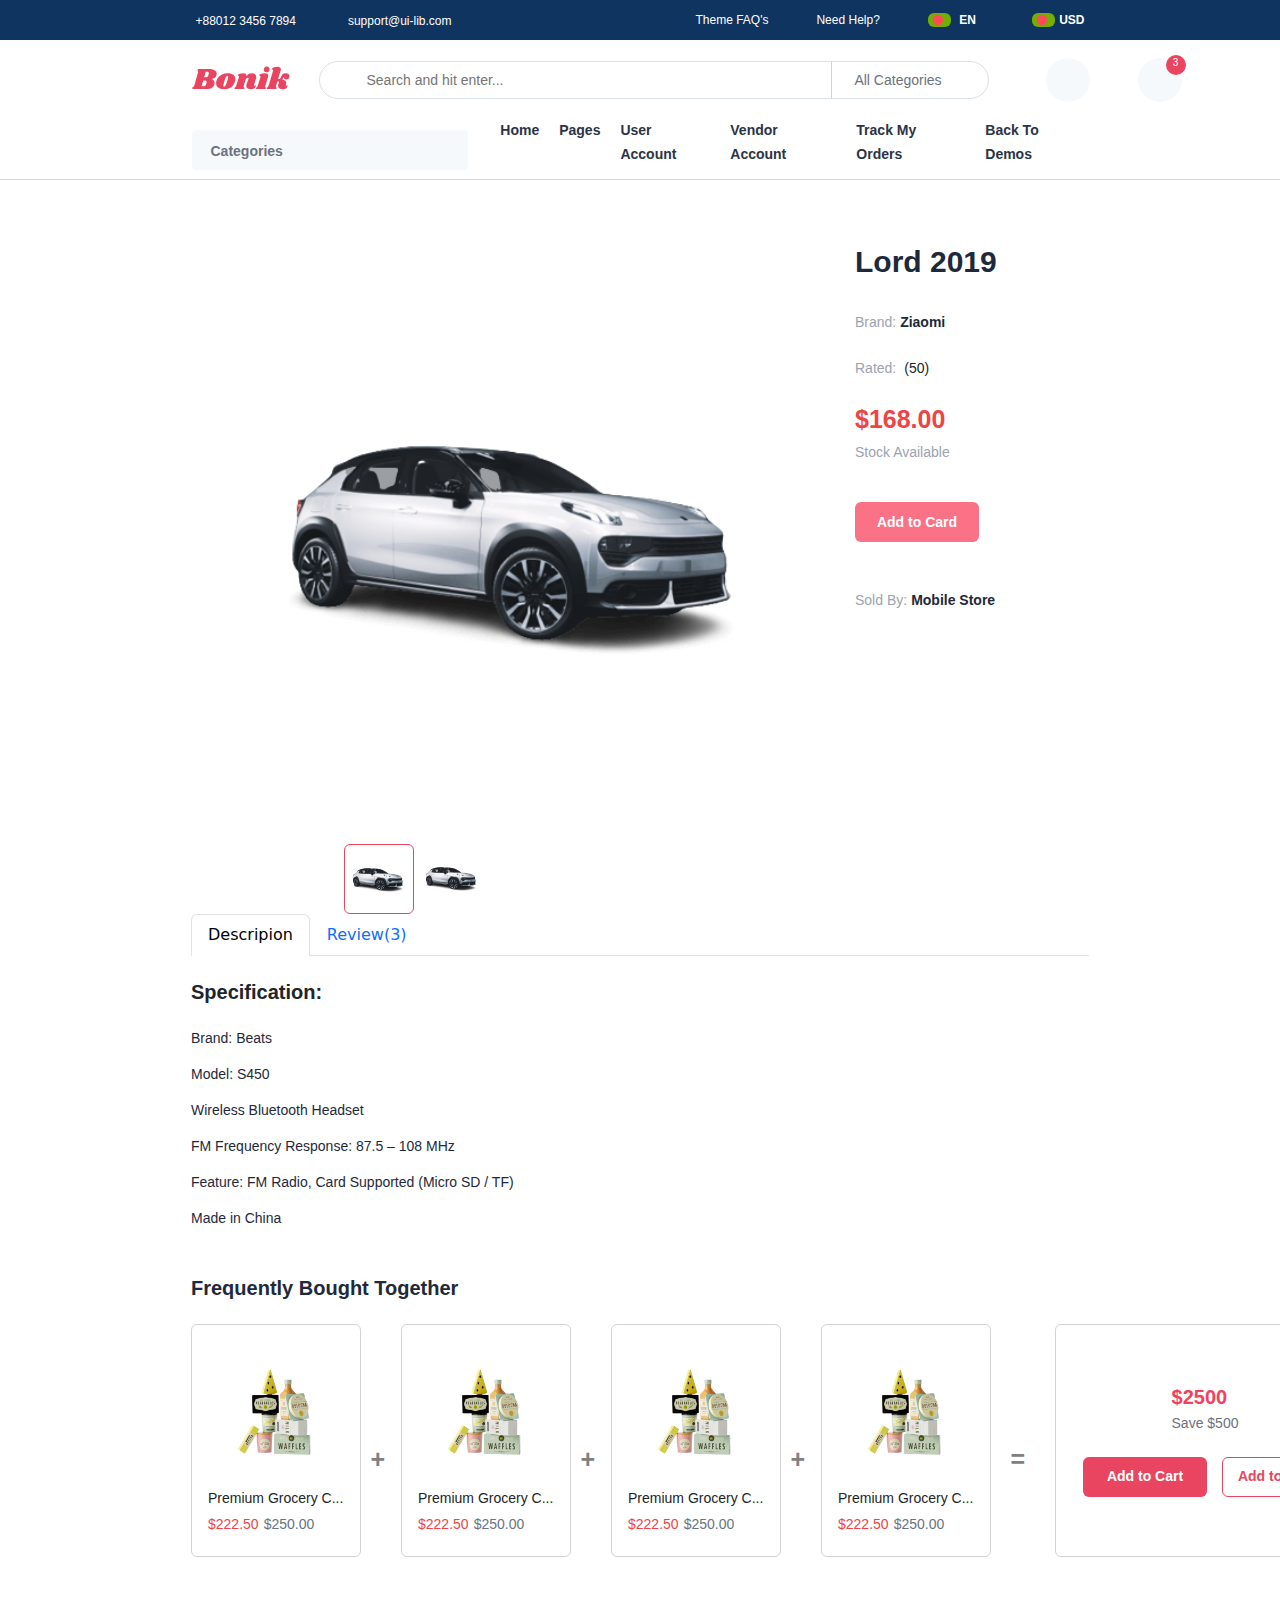
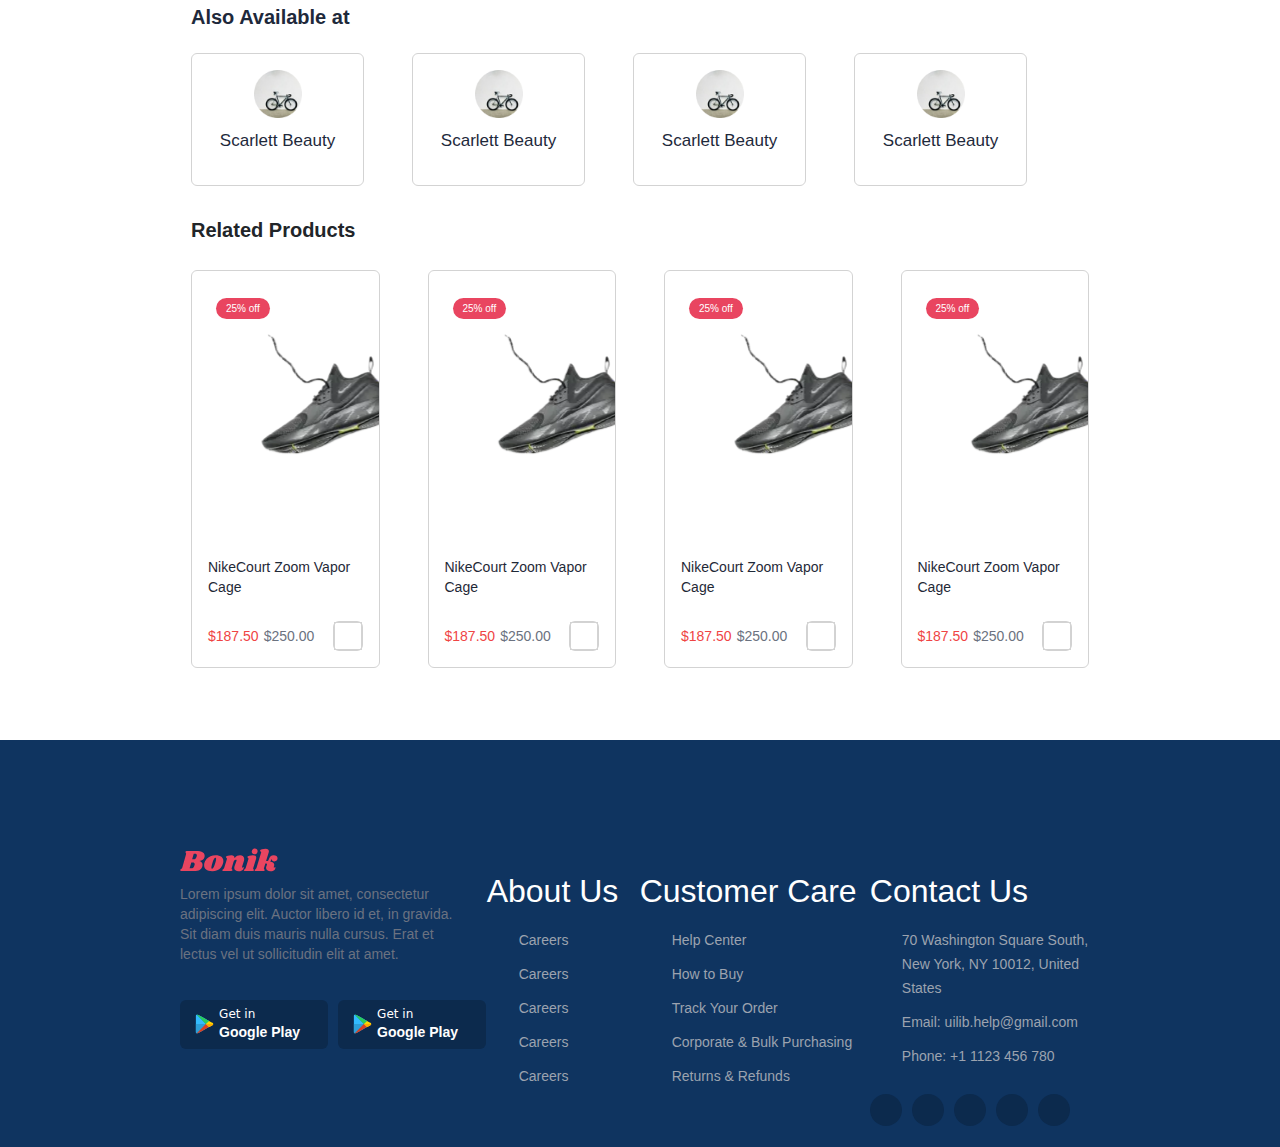
<file: single-product.html>
<!DOCTYPE html>
<html lang="en">

<head>
  <meta charset="UTF-8" />
  <meta name="viewport" content="width=device-width, initial-scale=1.0" />
  <title>Document</title>
  <link rel="stylesheet" href="src/css/single-product.css" />
  <link rel="stylesheet" href="src/css/tt.tailwind.css" />
  <!-- FONT AWESOME CDN LINK -->
  <link rel="stylesheet" href="https://cdnjs.cloudflare.com/ajax/libs/font-awesome/6.5.2/css/all.min.css"
    integrity="sha512-SnH5WK+bZxgPHs44uWIX+LLJAJ9/2PkPKZ5QiAj6Ta86w+fsb2TkcmfRyVX3pBnMFcV7oQPJkl9QevSCWr3W6A=="
    crossorigin="anonymous" referrerpolicy="no-referrer" />
  <!-- FONT AWESOME CDN LINK -->

  <!-- Bootsrap CDN Link -->
  <link rel="stylesheet" href="https://cdn.jsdelivr.net/npm/bootstrap@5.3.3/dist/css/bootstrap.min.css">
  <!-- Bootsrap CDN Link -->
</head>

<body>
  <!--note: Header-Begin -->
  <header>
    <div class="header-top flex justify-between items-center">
      <div class="call-section flex gap-5">
        <div class="phone-side">
          <i class="fa-solid fa-phone text-white text-sm"></i>
          <span class="text-white open-sans text-xs pl-1">+88012 3456 7894</span>
        </div>
        <div class="mail-side">
          <i class="fa-regular fa-envelope text-white text-sm"></i>
          <span class="text-white open-sans text-xs pl-1">support@ui-lib.com</span>
        </div>
      </div>

      <div class="language-section flex gap-5 items-center">
        <div class="privacy-side flex gap-5">
          <a href="#" class="text-xs text-white open-sans">Theme FAQ's</a>
          <a href="#" class="text-xs text-white open-sans">Need Help?</a>
        </div>

        <div class="select-side flex gap-5 items-center">
          <div class="lang-us flex items-center gap-2 relative" id="first-lang">
            <img width="23.33px" height="14px" src="src/assets/img/bd.png" alt="usa.png"
              class="rounded cursor-pointer" />
            <span class="text-white uppercase open-sans text-xs font-600 cursor-pointer">en</span>
            <i class="fa-solid fa-angle-down text-white cursor-pointer"></i>
            <ul class="first-lang-drop-menu absolute flex-col gap-1" id="first-lang-drop-menu">
              <li class="flex items-center gap-2">
                <img width="30px" height="18px" src="src/assets/img/bd.png" alt="usa.png"
                  class="rounded cursor-pointer" />
                <span class="uppercase open-sans text-xs font-600 cursor-pointer">en</span>
              </li>
              <li class="flex items-center gap-2">
                <img width="30px" height="18px" src="src/assets/img/bd.png" alt="usa.png"
                  class="rounded cursor-pointer" />
                <span class="uppercase open-sans text-xs font-600 cursor-pointer">cn</span>
              </li>
              <li class="flex items-center gap-2">
                <img width="30px" height="18px" src="src/assets/img/bd.png" alt="usa.png"
                  class="rounded cursor-pointer" />
                <span class="uppercase open-sans text-xs font-600 cursor-pointer">ln</span>
              </li>
            </ul>
          </div>

          <div class="lang-en flex items-center gap-1 relative" id="lang-en">
            <img width="23.33px" height="14px" src="src/assets/img/bd.png" alt="usa.png"
              class="rounded cursor-pointer" />
            <span class="text-white uppercase open-sans text-xs font-600 cursor-pointer">usd</span>
            <i class="fa-solid fa-angle-down text-white cursor-pointer"></i>
            <ul class="lang-en-drop-menu flex-col" id="lang-en-drop-menu">
              <li class="flex items-center gap-2 py-2 px-4">
                <img width="30px" height="18px" src="src/assets/img/bd.png" alt="usa.png"
                  class="rounded cursor-pointer" />
                <span class="uppercase open-sans text-xs font-600 cursor-pointer">en</span>
              </li>
              <li class="flex items-center gap-2 py-2 px-4">
                <img width="30px" height="18px" src="src/assets/img/bd.png" alt="usa.png"
                  class="rounded cursor-pointer" />
                <span class="uppercase open-sans text-xs font-600 cursor-pointer">tn</span>
              </li>
              <li class="flex items-center gap-2 py-2 px-4">
                <img width="30px" height="18px" src="src/assets/img/bd.png" alt="usa.png"
                  class="rounded cursor-pointer" />
                <span class="uppercase open-sans text-xs font-600 cursor-pointer">hn</span>
              </li>
              <li class="flex items-center gap-2 py-2 px-4">
                <img width="30px" height="18px" src="src/assets/img/bd.png" alt="usa.png"
                  class="rounded cursor-pointer" />
                <span class="uppercase open-sans text-xs font-600 cursor-pointer">bn</span>
              </li>
            </ul>
          </div>
        </div>
      </div>
    </div>

    <div class="main-header">
      <div class="main-header-top flex items-center">
        <div class="main-header-logo-side">
          <img src="src/assets/img/logo.svg" class="cursor-pointer" />
        </div>
        <div class="main-search-side">
          <div class="search-field relative">
            <input type="text" placeholder="Search and hit enter..." />
            <div class="icon">
              <i class="fa-solid fa-magnifying-glass text-gray-400"></i>
            </div>
            <div class="submit-btn flex items-center justify-center gap-4 cursor-pointer">
              <span class="text-gray-500">All Categories</span>
              <i class="fa-solid fa-angle-down text-gray-500"></i>
            </div>
          </div>
        </div>
        <div class="main-icon-side flex gap-5">
          <div class="user-icon-side flex items-center justify-center">
            <i class="fa-regular fa-user text-gray-600"></i>
          </div>
          <div class="shop-icon-side flex justify-center items-center">
            <i class="fa-solid fa-bag-shopping text-gray-600"></i>
          </div>
        </div>
      </div>
      <div class="main-header-bottom flex justify-between items-center">
        <div class="category-side">
          <div class="category-btn-area flex justify-between items-center cursor-pointer">
            <div class="left-side flex gap-2 items-center">
              <i class="fa-solid fa-border-all text-slate-800 text-xl"></i>
              <span class="open-sans text-sm text-gray-500 font-600">Categories</span>
            </div>
            <div class="right-side">
              <i class="fa-solid fa-angle-down text-gray-500"></i>
            </div>
          </div>
        </div>

        <div class="nav-side">
          <nav>
            
            <ul class="full-navbar">
              <li class="full-navbar-links home-parent-li relative">
                <a href="#" class="parent-a">Home</a>

                <ul class="home-drop-menu-ul">
                  <li class="home-drop-menu-li">
                    <a href="index.html" class="open-sans text-sm font-700 home-drop-menu-a">Market 1</a>
                  </li>
                  <li class="home-drop-menu-li">
                    <a href="#" class="open-sans text-sm font-700 home-drop-menu-a">Market 1</a>
                  </li>
                  <li class="home-drop-menu-li">
                    <a href="#" class="open-sans text-sm font-700 home-drop-menu-a">Market 1</a>
                  </li>
                  <li class="home-drop-menu-li">
                    <a href="#" class="open-sans text-sm font-700 home-drop-menu-a">Market 1</a>
                  </li>
                  <li class="home-drop-menu-li">
                    <a href="#" class="open-sans text-sm font-700 home-drop-menu-a">Market 1</a>
                  </li>
                  <li class="home-drop-menu-li">
                    <a href="#" class="open-sans text-sm font-700 home-drop-menu-a">Market 1</a>
                  </li>
                  <li class="home-drop-menu-li">
                    <a href="#" class="open-sans text-sm font-700 home-drop-menu-a">Market 1</a>
                  </li>
                  <li class="home-drop-menu-li">
                    <a href="#" class="open-sans text-sm font-700 home-drop-menu-a">Market 1</a>
                  </li>
                  <li class="home-drop-menu-li">
                    <a href="#" class="open-sans text-sm font-700 home-drop-menu-a">Market 1</a>
                  </li>
                  <li class="home-drop-menu-li">
                    <a href="#" class="open-sans text-sm font-700 home-drop-menu-a">Market 1</a>
                  </li>
                  <li class="home-drop-menu-li">
                    <a href="#" class="open-sans text-sm font-700 home-drop-menu-a">Market 1</a>
                  </li>
                  <li class="home-drop-menu-li">
                    <a href="#" class="open-sans text-sm font-700 home-drop-menu-a">Market 1</a>
                  </li>
                </ul>
              </li>

              <li class="full-navbar-links pages-parent-li relative">
                <a href="#" class="parent-a">Pages</a>
                <div class="pages-drop-menu-container relative">
                  <ul>
                    <li class="first-li">
                      <a href="#" class="open-sans text-sm text-slate-800 font-700">Sale Pages</a>
                      <i class="fa-solid fa-angle-right "></i>
                      <div class="pages-first-submenu">
                        <ul>
                          <li><a href="#" class="open-sans text-sm text-slate-800 font-700">Version 1</a></li>
                          <li><a href="#" class="open-sans text-sm text-slate-800 font-700">Version 2</a></li>
                        </ul>
                      </div>
                    </li>
                    <li class="vendor-li">
                      <a href="#" class="open-sans text-sm text-slate-800 font-700">Vendor</a>
                      <i class="fa-solid fa-angle-right "></i>
                      <div class="vendor-submenu">
                        <ul>
                          <li><a href="#" class="open-sans text-sm text-slate-800 font-700">Version 1</a></li>
                          <li><a href="#" class="open-sans text-sm text-slate-800 font-700">Version 2</a></li>
                        </ul>
                      </div>
                    </li>
                    <li class="shop-li">
                      <a href="#" class="open-sans text-sm text-slate-800 font-700">Shop</a>
                      <i class="fa-solid fa-angle-right "></i>
                      <div class="shop-submenu">
                        <ul>
                          <li><a href="product.html" class="open-sans text-sm text-slate-800 font-700">Search
                              Product</a></li>
                          <li><a href="single-product.html" class="open-sans text-sm text-slate-800 font-700">Single
                              Product</a></li>
                          <li><a href="#" class="open-sans text-sm text-slate-800 font-700">Version 1</a></li>
                          <li><a href="#" class="open-sans text-sm text-slate-800 font-700">Version 2</a></li>
                        </ul>
                      </div>
                    </li>
                    <li class="auth-li">
                      <a href="#" class="open-sans text-sm text-slate-800 font-700">Auth</a>
                      <i class="fa-solid fa-angle-right "></i>
                      <div class="auth-submenu">
                        <ul>
                          <li><a href="#" class="open-sans text-sm text-slate-800 font-700">Version 1</a></li>
                          <li><a href="#" class="open-sans text-sm text-slate-800 font-700">Version 2</a></li>
                        </ul>
                      </div>
                    </li>
                  </ul>
                </div>

              </li>
              <li class="full-navbar-links">
                <a href="#" class="parent-a">User Account</a>
              </li>
              <li class="full-navbar-links">
                <a href="#" class="parent-a">Vendor Account</a>
              </li>
              <li class="full-navbar-links">
                <a href="#" class="parent-a">Track My Orders</a>
              </li>
              <li class="full-navbar-links">
                <a href="#" class="parent-a">Back To Demos</a>
              </li>
            </ul>
          </nav>
        </div>
      </div>
    </div>
  </header>

  <main>
    <section class="page-content">
      <section class="car-info flex-col">
        <div class="top-side flex w-full">
          <div class="img">
            <img width="568px" src="src/assets/img/1.Ford2019.png" alt="">
          </div>
          <div class="info w-full flex-col gap-4">
            <h1 class="open-sans text-slate-800 font-700 " style="font-size: 30px;">Lord 2019</h1>
            <span class="open-sans text-sm text-gray-400 ">Brand: <span class="text-slate-800 font-700 ">Ziaomi</span>
            </span>
            <div class="rating-side flex gap-1 items-center">
              <span class="open-sans text-sm text-gray-400">Rated:</span>
              <div class="stars">
                <i class="fa-solid fa-star text-yellow-500 text-xs"></i>
                <i class="fa-solid fa-star text-yellow-500 text-xs"></i>
                <i class="fa-solid fa-star text-yellow-500 text-xs"></i>
                <i class="fa-solid fa-star text-yellow-500 text-xs"></i>
                <i class="fa-solid fa-star text-yellow-500 text-xs"></i>
                <span class="open-sans text-sm ml-1">(50)</span>
              </div>
            </div>
            <div class="stock">
              <h2 class="text-red-500 font-700 open-sans" style="font-size: 25px;">$168.00</h2>
              <p class="open-sans text-sm text-gray-400 ">Stock Available</p>
            </div>
            <button class="bg-rose-400 text-white rounded open-sans  font-700  text-sm cursor-pointer ">
              Add to Card
            </button>
            <div class="made flex gap-1 my-4">
              <span class="open-sans text-sm text-gray-400 ">Sold By:</span>
              <span class="open-sans text-sm text-slate-800 font-700 cursor-pointer ">Mobile Store</>
            </div>
          </div>
        </div>
        <div class="bottom flex justify-center w-50-percentage ">
          <div class="content flex gap-1">
            <div class="logo cursor-pointer bordered ">
              <img width="65" src="src/assets/img/1.Ford2019.png" alt="">
            </div>
            <div class="logo cursor-pointer">
              <img width="65" src="src/assets/img/1.Ford2019.png" alt="">
            </div>
          </div>
        </div>
      </section>


      <section class="tabindex-section">
        <ul class="nav nav-tabs" id="myTab" role="tablist">
          <li class="nav-item" role="presentation">
            <button class="nav-link active" id="home-tab" data-bs-toggle="tab" data-bs-target="#home-tab-pane"
              type="button" role="tab" aria-controls="home-tab-pane" aria-selected="true">Descripion</button>
          </li>
          <li class="nav-item" role="presentation">
            <button class="nav-link" id="profile-tab" data-bs-toggle="tab" data-bs-target="#profile-tab-pane"
              type="button" role="tab" aria-controls="profile-tab-pane" aria-selected="false">Review(3)</button>
          </li>
        </ul>


        <div class="tab-content" id="myTabContent">
          <div class="tab-pane fade show active" id="home-tab-pane" role="tabpanel" aria-labelledby="home-tab"
            tabindex="0">
            <h2 class="my-4 open-sans font-700" style="font-size: 20px;">Specification:</h2>
            <p class="open-sans text-sm text-slate-800  p-0">Brand: Beats</p>
            <p class="open-sans text-sm text-slate-800  p-0">Model: S450</p>
            <p class="open-sans text-sm text-slate-800  p-0">Wireless Bluetooth Headset</p>
            <p class="open-sans text-sm text-slate-800  p-0">FM Frequency Response: 87.5 – 108 MHz</p>
            <p class="open-sans text-sm text-slate-800  p-0">Feature: FM Radio, Card Supported (Micro SD / TF)</p>
            <p class="open-sans text-sm text-slate-800  p-0">Made in China</p>
          </div>
          <div class="tab-pane fade review-container" id="profile-tab-pane" role="tabpanel"
            aria-labelledby="profile-tab" tabindex="0">
            <div class="avar-side">
              <div class="top flex gap-2-5">
                <div class="top-left">
                  <img src="src/assets/img/avatar.png" width="48px" alt="">
                </div>
                <div class="top-right">
                  <h5 class="open-sans text-base font-700 text-slate-800 m-0 ">Jannie Schumm </h5>
                  <div class="stars-container mb-2 flex items-center gap-1">
                    <i class="fa-solid fa-star text-yellow-500 text-xs"></i>
                    <i class="fa-solid fa-star text-yellow-500 text-xs"></i>
                    <i class="fa-solid fa-star text-yellow-500 text-xs"></i>
                    <i class="fa-solid fa-star text-yellow-500 text-xs"></i>
                    <i class="fa-solid fa-star text-yellow-500 text-xs"></i>
                    <h6 class="open-sans text-sm mt-2">4.7</h6>
                    <span class="open-sans text-sm text-gray-400">3.3 years ago</span>
                  </div>
                </div>
              </div>
              <div class="bottom">
                <p class="open-sans text-sm text-gray-400 " style="width: 48%;">Lorem ipsum dolor sit amet, consectetur
                  adipiscing elit. Varius massa id ut mattis. Facilisis vitae
                  gravida egestas ac account.</p>
              </div>
              <div class="top flex gap-2-5">
                <div class="top-left">
                  <img src="src/assets/img/avatar.png" width="48px" alt="">
                </div>
                <div class="top-right">
                  <h5 class="open-sans text-base font-700 text-slate-800 m-0 ">Jannie Schumm </h5>
                  <div class="stars-container mb-2 flex items-center gap-1">
                    <i class="fa-solid fa-star text-yellow-500 text-xs"></i>
                    <i class="fa-solid fa-star text-yellow-500 text-xs"></i>
                    <i class="fa-solid fa-star text-yellow-500 text-xs"></i>
                    <i class="fa-solid fa-star text-yellow-500 text-xs"></i>
                    <i class="fa-solid fa-star text-yellow-500 text-xs"></i>
                    <h6 class="open-sans text-sm mt-2">4.7</h6>
                    <span class="open-sans text-sm text-gray-400">3.3 years ago</span>
                  </div>
                </div>
              </div>
              <div class="bottom">
                <p class="open-sans text-sm text-gray-400 " style="width: 48%;">Lorem ipsum dolor sit amet, consectetur
                  adipiscing elit. Varius massa id ut mattis. Facilisis vitae
                  gravida egestas ac account.</p>
              </div>
              <div class="top flex gap-2-5">
                <div class="top-left">
                  <img src="src/assets/img/avatar.png" width="48px" alt="">
                </div>
                <div class="top-right">
                  <h5 class="open-sans text-base font-700 text-slate-800 m-0 ">Jannie Schumm </h5>
                  <div class="stars-container mb-2 flex items-center gap-1">
                    <i class="fa-solid fa-star text-yellow-500 text-xs"></i>
                    <i class="fa-solid fa-star text-yellow-500 text-xs"></i>
                    <i class="fa-solid fa-star text-yellow-500 text-xs"></i>
                    <i class="fa-solid fa-star text-yellow-500 text-xs"></i>
                    <i class="fa-solid fa-star text-yellow-500 text-xs"></i>
                    <h6 class="open-sans text-sm mt-2">4.7</h6>
                    <span class="open-sans text-sm text-gray-400">3.3 years ago</span>
                  </div>
                </div>
              </div>
              <div class="bottom">
                <p class="open-sans text-sm text-gray-400 " style="width: 48%;">Lorem ipsum dolor sit amet, consectetur
                  adipiscing elit. Varius massa id ut mattis. Facilisis vitae
                  gravida egestas ac account.</p>
              </div>
            </div>
            <div class="form-side my-12">
              <h2 class="open-sans text-slate-800 font-700" style="font-size:25px;">Write a Review for this product</h2>
              <p class="open-sans text-gray-700 font-700">Your Rating
                <span class="text-red-500 text-xl ">*</span>
              </p>
              <div class="stars-container mb-2 flex items-center gap-1 mb-4">
                <i class="fa-solid fa-star text-yellow-500 "></i>
                <i class="fa-solid fa-star text-yellow-500 "></i>
                <i class="fa-solid fa-star text-yellow-500 "></i>
                <i class="fa-solid fa-star text-yellow-500 "></i>
                <i class="fa-solid fa-star text-yellow-500 "></i>
              </div>
              <p class="open-sans text-gray-700 font-700">Your Review
                <span class="text-red-500 text-xl ">*</span>
              </p>
              <textarea required></textarea>
              <button type="submit" disabled>Submit</button>
            </div>
          </div>
        </div>
      </section>

      <section class="reklam-section mt-12 ">
        <div class="title-side">
          <h3 class="open-sans text-slate-800 font-700 mb-6" style="font-size:20px;">Frequently Bought Together</h3>
        </div>
        <div class="reklam-cards-container flex gap-16">
          <div class="short-cards flex gap-10">
            <div class="card-item card-1 flex-col">
              <div class="top">
                <img src="src/assets/img/single-product-img.webp" width="138px" height="143px" alt="">
                <div class="bottom">
                  <p class="open-sans text-sm my-1">Premium Grocery C...</p>
                  <span class="open-sans text-sm text-red-500  ">$222.50</span>
                  <span class="open-sans text-sm text-gray-500" style="text-decoration: line-through;">$250.00</span>
                </div>
              </div>
            </div>
            <div class="card-item  card-2 flex-col">
              <div class="top">
                <img src="src/assets/img/single-product-img.webp" width="138px" height="143px" alt="">
                <div class="bottom">
                  <p class="open-sans text-sm my-1">Premium Grocery C...</p>
                  <span class="open-sans text-sm text-red-500  ">$222.50</span>
                  <span class="open-sans text-sm text-gray-500" style="text-decoration: line-through;">$250.00</span>
                </div>
              </div>
            </div>
            <div class="card-item card-3 flex-col">
              <div class="top">
                <img src="src/assets/img/single-product-img.webp" width="138px" height="143px" alt="">
                <div class="bottom">
                  <p class="open-sans text-sm my-1">Premium Grocery C...</p>
                  <span class="open-sans text-sm text-red-500  ">$222.50</span>
                  <span class="open-sans text-sm text-gray-500" style="text-decoration: line-through;">$250.00</span>
                </div>
              </div>
            </div>
            <div class="card-item card-4  flex-col">
              <div class="top">
                <img src="src/assets/img/single-product-img.webp" width="138px" height="143px" alt="">
                <div class="bottom">
                  <p class="open-sans text-sm my-1">Premium Grocery C...</p>
                  <span class="open-sans text-sm text-red-500  ">$222.50</span>
                  <span class="open-sans text-sm text-gray-500" style="text-decoration: line-through;">$250.00</span>
                </div>
              </div>
            </div>
          </div>
          <div class="large-card">
            <div class="card-item flex justify-center items-center flex-col">
              <div class="text">
                <h3 class="open-sans text-rose-500 m-0 font-700" style="font-size: 20px;">$2500</h3>
                <p class="open-sans text-sm text-gray-500 mt-1 mb-4 ">Save $500</p>
              </div>
              <div class="btn-side flex ">
                <button class="bt-1">Add to Cart</button>
                <button class="bt-2">Add to List</button>
              </div>
            </div>
          </div>
        </div>
      </section>
      <section class="banner-side mt-12">
        <div class="title-side">
          <h3 class="open-sans text-slate-800 font-700 mb-6" style="font-size:20px;">Also Available at</h3>
        </div>
        <div class="banner-cards flex gap-5">
          <div class="card-item flex-col items-center gap-2-5 justify-center ">
            <img width="48px" src="src/assets/img/bike.png" alt="">
            <p class="open-sans text-slate-800  " style="font-size: 17px;">Scarlett Beauty</p>
          </div>
          <div class="card-item flex-col items-center gap-2-5 justify-center ">
            <img width="48px" src="src/assets/img/bike.png" alt="">
            <p class="open-sans text-slate-800  " style="font-size: 17px;">Scarlett Beauty</p>
          </div>
          <div class="card-item flex-col items-center gap-2-5 justify-center ">
            <img width="48px" src="src/assets/img/bike.png" alt="">
            <p class="open-sans text-slate-800  " style="font-size: 17px;">Scarlett Beauty</p>
          </div>
          <div class="card-item flex-col items-center gap-2-5 justify-center ">
            <img width="48px" src="src/assets/img/bike.png" alt="">
            <p class="open-sans text-slate-800  " style="font-size: 17px;">Scarlett Beauty</p>
          </div>
        </div>
      </section>

      <section class="flash-deal-section flex-col relative mb-10">
        <div class="deals-title flex justify-between mt-8">
          <div class="heading flex gap-2-5 items-center">
            <h2 class="open-sans font-700" style="font-size: 20px;">Related Products</h2>
          </div>
        </div>

        <div class="deals-card-side flex gap-5">
          <div class="card-item flex-col">
            <div class="card-top ">
              <div class="sub-top flex justify-between p-4">
                <div class="first">
                  <span class=" text-white open-sans">
                    25% off
                  </span>
                </div>
                <div class="second flex-col gap-2-5">
                  <i class="fa-solid fa-eye text-cyan-950"></i>
                  <i class="fa-solid fa-heart text-gray-900"></i>
                </div>
              </div>
            </div>

            <div class="card-info ">
              <h3 class="open-sans text-sm text-gray-800">NikeCourt Zoom Vapor Cage</h3>
              <div class="star-container py-2">
                <i class="fa-solid fa-star text-yellow-500"></i>
                <i class="fa-solid fa-star text-yellow-500"></i>
                <i class="fa-solid fa-star text-yellow-500"></i>
                <i class="fa-solid fa-star text-yellow-500"></i>
                <i class="fa-regular fa-star" style="color: #FFD43B;"></i>
              </div>
              <div class="rating flex justify-between items-center">
                <div class="cost">
                  <span class="text-red-500 open-sans text-sm">$187.50</span>
                  <s class="open-sans text-sm text-gray-500">$250.00</s>
                </div>
                <div class="card">
                  <span>
                    <i class="fa-solid fa-plus"></i>
                  </span>
                </div>
              </div>
            </div>
          </div>

          <div class="card-item flex-col">
            <div class="card-top ">
              <div class="sub-top flex justify-between p-4">
                <div class="first">
                  <span class=" text-white open-sans">
                    25% off
                  </span>
                </div>
                <div class="second flex-col gap-2-5">
                  <i class="fa-solid fa-eye text-cyan-950"></i>
                  <i class="fa-solid fa-heart text-gray-900"></i>
                </div>
              </div>
            </div>

            <div class="card-info ">
              <h3 class="open-sans text-sm text-gray-800">NikeCourt Zoom Vapor Cage</h3>
              <div class="star-container py-2">
                <i class="fa-solid fa-star text-yellow-500"></i>
                <i class="fa-solid fa-star text-yellow-500"></i>
                <i class="fa-solid fa-star text-yellow-500"></i>
                <i class="fa-solid fa-star text-yellow-500"></i>
                <i class="fa-regular fa-star" style="color: #FFD43B;"></i>
              </div>
              <div class="rating flex justify-between items-center">
                <div class="cost">
                  <span class="text-red-500 open-sans text-sm">$187.50</span>
                  <s class="open-sans text-sm text-gray-500">$250.00</s>
                </div>
                <div class="card">
                  <span>
                    <i class="fa-solid fa-plus"></i>
                  </span>
                </div>
              </div>
            </div>
          </div>
          <div class="card-item flex-col">
            <div class="card-top ">
              <div class="sub-top flex justify-between p-4">
                <div class="first">
                  <span class=" text-white open-sans">
                    25% off
                  </span>
                </div>
                <div class="second flex-col gap-2-5">
                  <i class="fa-solid fa-eye text-cyan-950"></i>
                  <i class="fa-solid fa-heart text-gray-900"></i>
                </div>
              </div>
            </div>

            <div class="card-info ">
              <h3 class="open-sans text-sm text-gray-800">NikeCourt Zoom Vapor Cage</h3>
              <div class="star-container py-2">
                <i class="fa-solid fa-star text-yellow-500"></i>
                <i class="fa-solid fa-star text-yellow-500"></i>
                <i class="fa-solid fa-star text-yellow-500"></i>
                <i class="fa-solid fa-star text-yellow-500"></i>
                <i class="fa-regular fa-star" style="color: #FFD43B;"></i>
              </div>
              <div class="rating flex justify-between items-center">
                <div class="cost">
                  <span class="text-red-500 open-sans text-sm">$187.50</span>
                  <s class="open-sans text-sm text-gray-500">$250.00</s>
                </div>
                <div class="card">
                  <span>
                    <i class="fa-solid fa-plus"></i>
                  </span>
                </div>
              </div>
            </div>
          </div>
          <div class="card-item flex-col">
            <div class="card-top ">
              <div class="sub-top flex justify-between p-4">
                <div class="first">
                  <span class=" text-white open-sans">
                    25% off
                  </span>
                </div>
                <div class="second flex-col gap-2-5">
                  <i class="fa-solid fa-eye text-cyan-950"></i>
                  <i class="fa-solid fa-heart text-gray-900"></i>
                </div>
              </div>
            </div>

            <div class="card-info ">
              <h3 class="open-sans text-sm text-gray-800">NikeCourt Zoom Vapor Cage</h3>
              <div class="star-container py-2">
                <i class="fa-solid fa-star text-yellow-500"></i>
                <i class="fa-solid fa-star text-yellow-500"></i>
                <i class="fa-solid fa-star text-yellow-500"></i>
                <i class="fa-solid fa-star text-yellow-500"></i>
                <i class="fa-regular fa-star" style="color: #FFD43B;"></i>
              </div>
              <div class="rating flex justify-between items-center">
                <div class="cost">
                  <span class="text-red-500 open-sans text-sm">$187.50</span>
                  <s class="open-sans text-sm text-gray-500">$250.00</s>
                </div>
                <div class="card">
                  <span>
                    <i class="fa-solid fa-plus"></i>
                  </span>
                </div>
              </div>
            </div>
          </div>
        </div>
      </section>
    </section>
  </main>

  <footer class="flex ">
    <div class="column-1 flex-col">
      <div class="img">
        <img src="src/assets/img/logo.svg" alt="">
      </div>
      <div class="lorem">
        <p class="open-sans text-sm text-gray-500" style="width: 90%;">Lorem ipsum dolor sit amet, consectetur
          adipiscing elit. Auctor libero id et, in gravida. Sit diam duis
          mauris nulla cursus. Erat et lectus vel ut sollicitudin elit at amet.</p>
      </div>
      <div class="content flex gap-2-5">
        <div class="icon cursor-pointer">
          <svg xmlns="http://www.w3.org/2000/svg" width="24" height="24" viewBox="0 0 24 24" fill="none"
            class="injected-svg" data-src="/assets/images/icons/play-store.svg"
            xmlns:xlink="http://www.w3.org/1999/xlink" role="img">
            <g clip-path="url(#clip0-110)">
              <path
                d="M17.9236 8.23227C15.1356 6.67287 10.6607 4.16885 3.71978 0.282486C3.25183 -0.0265614 2.71342 -0.0670615 2.24823 0.090392L14.1569 11.999L17.9236 8.23227Z"
                fill="#32BBFF"></path>
              <path
                d="M2.24824 0.090332C2.16105 0.119863 2.07621 0.155488 1.99507 0.19852C1.48137 0.476395 1.10388 1.0111 1.10388 1.68737V22.3105C1.10388 22.9868 1.48132 23.5215 1.99507 23.7993C2.07607 23.8423 2.16087 23.8781 2.24796 23.9078L14.1568 11.999L2.24824 0.090332Z"
                fill="#32BBFF"></path>
              <path
                d="M14.1569 11.999L2.24799 23.9079C2.71331 24.0665 3.25172 24.0291 3.71982 23.7155C10.451 19.9463 14.8754 17.472 17.6957 15.8993C17.7742 15.8552 17.8512 15.8121 17.9272 15.7694L14.1569 11.999Z"
                fill="#32BBFF"></path>
              <path
                d="M1.10388 11.999V22.3106C1.10388 22.9869 1.48132 23.5216 1.99507 23.7994C2.07607 23.8424 2.16087 23.8782 2.24796 23.9079L14.1568 11.999H1.10388Z"
                fill="#2C9FD9"></path>
              <path
                d="M3.71978 0.282559C3.16407 -0.0843794 2.50876 -0.0739263 1.99506 0.198699L13.9761 12.1798L17.9235 8.23234C15.1356 6.67295 10.6607 4.16893 3.71978 0.282559Z"
                fill="#29CC5E"></path>
              <path
                d="M13.9762 11.8184L1.99506 23.7994C2.50881 24.072 3.16407 24.0877 3.71978 23.7155C10.4509 19.9463 14.8754 17.472 17.6957 15.8993C17.7742 15.8552 17.8511 15.8121 17.9271 15.7694L13.9762 11.8184Z"
                fill="#D93F21"></path>
              <path
                d="M22.8961 11.9989C22.8961 11.4275 22.6078 10.8509 22.0363 10.5311C22.0363 10.5311 20.9676 9.93479 17.6919 8.10254L13.7955 11.9989L17.6957 15.8992C20.9355 14.0801 22.0363 13.4667 22.0363 13.4667C22.6078 13.147 22.8961 12.5703 22.8961 11.9989Z"
                fill="#FFD500"></path>
              <path
                d="M22.0363 13.4669C22.6078 13.1471 22.8961 12.5704 22.8961 11.999H13.7955L17.6957 15.8993C20.9355 14.0802 22.0363 13.4669 22.0363 13.4669Z"
                fill="#FFAA00"></path>
            </g>
            <defs>
              <clipPath id="clip0-110">
                <rect width="24" height="24" fill="white"></rect>
              </clipPath>
            </defs>
          </svg>
          <div class="text flex-col  w-full">
            <div class="p text-xs text-white">Get in</div>
            <div class="font-900 text-sm open-sans text-white">Google Play</div>
          </div>
        </div>
        <div class="icon cursor-pointer">
          <svg xmlns="http://www.w3.org/2000/svg" width="24" height="24" viewBox="0 0 24 24" fill="none"
            class="injected-svg" data-src="/assets/images/icons/play-store.svg"
            xmlns:xlink="http://www.w3.org/1999/xlink" role="img">
            <g clip-path="url(#clip0-110)">
              <path
                d="M17.9236 8.23227C15.1356 6.67287 10.6607 4.16885 3.71978 0.282486C3.25183 -0.0265614 2.71342 -0.0670615 2.24823 0.090392L14.1569 11.999L17.9236 8.23227Z"
                fill="#32BBFF"></path>
              <path
                d="M2.24824 0.090332C2.16105 0.119863 2.07621 0.155488 1.99507 0.19852C1.48137 0.476395 1.10388 1.0111 1.10388 1.68737V22.3105C1.10388 22.9868 1.48132 23.5215 1.99507 23.7993C2.07607 23.8423 2.16087 23.8781 2.24796 23.9078L14.1568 11.999L2.24824 0.090332Z"
                fill="#32BBFF"></path>
              <path
                d="M14.1569 11.999L2.24799 23.9079C2.71331 24.0665 3.25172 24.0291 3.71982 23.7155C10.451 19.9463 14.8754 17.472 17.6957 15.8993C17.7742 15.8552 17.8512 15.8121 17.9272 15.7694L14.1569 11.999Z"
                fill="#32BBFF"></path>
              <path
                d="M1.10388 11.999V22.3106C1.10388 22.9869 1.48132 23.5216 1.99507 23.7994C2.07607 23.8424 2.16087 23.8782 2.24796 23.9079L14.1568 11.999H1.10388Z"
                fill="#2C9FD9"></path>
              <path
                d="M3.71978 0.282559C3.16407 -0.0843794 2.50876 -0.0739263 1.99506 0.198699L13.9761 12.1798L17.9235 8.23234C15.1356 6.67295 10.6607 4.16893 3.71978 0.282559Z"
                fill="#29CC5E"></path>
              <path
                d="M13.9762 11.8184L1.99506 23.7994C2.50881 24.072 3.16407 24.0877 3.71978 23.7155C10.4509 19.9463 14.8754 17.472 17.6957 15.8993C17.7742 15.8552 17.8511 15.8121 17.9271 15.7694L13.9762 11.8184Z"
                fill="#D93F21"></path>
              <path
                d="M22.8961 11.9989C22.8961 11.4275 22.6078 10.8509 22.0363 10.5311C22.0363 10.5311 20.9676 9.93479 17.6919 8.10254L13.7955 11.9989L17.6957 15.8992C20.9355 14.0801 22.0363 13.4667 22.0363 13.4667C22.6078 13.147 22.8961 12.5703 22.8961 11.9989Z"
                fill="#FFD500"></path>
              <path
                d="M22.0363 13.4669C22.6078 13.1471 22.8961 12.5704 22.8961 11.999H13.7955L17.6957 15.8993C20.9355 14.0802 22.0363 13.4669 22.0363 13.4669Z"
                fill="#FFAA00"></path>
            </g>
            <defs>
              <clipPath id="clip0-110">
                <rect width="24" height="24" fill="white"></rect>
              </clipPath>
            </defs>
          </svg>
          <div class="text flex-col  w-full">
            <div class="p text-xs text-white">Get in</div>
            <div class="font-900 text-sm open-sans text-white">Google Play</div>
          </div>
        </div>
      </div>
    </div>
    <div class="column-2 py-5 mt-1 flex-col gap-2-5 ">
      <div class="title">
        <h2 class="open-sans text-white" style="font-family: var(--open-sans);">About Us</h2>
      </div>
      <ul class="flex-col gap-2-5">
        <li><a href="#" class="open-sans text-sm text-gray-400">Careers</a></li>
        <li><a href="#" class="open-sans text-sm text-gray-400">Careers</a></li>
        <li><a href="#" class="open-sans text-sm text-gray-400">Careers</a></li>
        <li><a href="#" class="open-sans text-sm text-gray-400">Careers</a></li>
        <li><a href="#" class="open-sans text-sm text-gray-400">Careers</a></li>
      </ul>

    </div>


    <div class="column-3 py-5 mt-1 flex-col gap-2-5">
      <div class="title">
        <h2 class="open-sans text-white" style="font-family: var(--open-sans);">Customer Care</h2>
      </div>
      <ul class="flex-col gap-2-5">
        <li><a href="#" class="open-sans text-sm text-gray-400">Help Center</a></li>
        <li><a href="#" class="open-sans text-sm text-gray-400">How to Buy</a></li>
        <li><a href="#" class="open-sans text-sm text-gray-400">Track Your Order</a></li>
        <li><a href="#" class="open-sans text-sm text-gray-400">Corporate & Bulk Purchasing</a></li>
        <li><a href="#" class="open-sans text-sm text-gray-400">Returns & Refunds</a></li>
      </ul>
    </div>
    <div class="column-4 py-5 mt-1 flex-col gap-2-5">
      <div class="title">
        <h2 class="open-sans text-white" style="font-family: var(--open-sans);">Contact Us</h2>
      </div>
      <ul class="flex-col gap-2-5">
        <li><a href="#" class="open-sans text-sm text-gray-400">70 Washington Square South, New York, NY 10012, United
            States</a></li>
        <li><a href="#" class="open-sans text-sm text-gray-400">Email: uilib.help@gmail.com</a></li>
        <li><a href="#" class="open-sans text-sm text-gray-400">Phone: +1 1123 456 780</a></li>

      </ul>
      <div class="call flex gap-2-5 ">
        <span>
          <i class="fa-brands fa-facebook text-white"></i>
        </span>
        <span>
          <i class="fa-brands fa-facebook text-white"></i>
        </span>
        <span>
          <i class="fa-brands fa-facebook text-white"></i>
        </span>
        <span>
          <i class="fa-brands fa-facebook text-white"></i>
        </span>
        <span>
          <i class="fa-brands fa-facebook text-white"></i>
        </span>
      </div>
    </div>
    </div>
  </footer>



  <!-- Bootsrap CDN Script -->
  <script src="https://cdn.jsdelivr.net/npm/@popperjs/core@2.11.8/dist/umd/popper.min.js"
    integrity="sha384-I7E8VVD/ismYTF4hNIPjVp/Zjvgyol6VFvRkX/vR+Vc4jQkC+hVqc2pM8ODewa9r"
    crossorigin="anonymous"></script>
  <script src="https://cdn.jsdelivr.net/npm/bootstrap@5.3.3/dist/js/bootstrap.min.js"
    integrity="sha384-0pUGZvbkm6XF6gxjEnlmuGrJXVbNuzT9qBBavbLwCsOGabYfZo0T0to5eqruptLy"
    crossorigin="anonymous"></script>
  <!-- Bootsrap CDN Script -->

<script src="src/script/app.js"></script>
</body>

</html>
</file>
<file: src/css/style.css>
:root {
    --bg-dark-blue: #0F3460;
    --bg-red-500: #E94560;
    --bg-slate-50: #F6F9FC;
    --bg-stone-800: #2B3445;
    --bg-yellow-500: #FFCD4E;
    --bg-gray-700: #7D879C;
    --white: #fff;
    --open-sans: "Open Sans", sans-serif;
    --gray-300: lightgrey;
}

@import url('https://fonts.googleapis.com/css2?family=Open+Sans:ital,wght@0,300..800;1,300..800&display=swap');

.open-sans {
    font-family: "Open Sans", sans-serif;
}

* {
    padding: 0;
    margin: 0;
    box-sizing: border-box;
    outline: none;
    list-style: none;
    text-decoration: none;
    border: 0;
}




/* Header-Begin */
header {
    width: 100%;
    background-color: var(--white);

    .header-top {
        width: 100%;
        height: 2.5rem;
        background-color: var(--bg-dark-blue);
        padding: 0 11.969rem;

        .privacy-side {
            a {
                transition: all .3s ease;

                &:hover {
                    color: var(--bg-red-500);
                }
            }
        }

        .select-side {
            .fa-angle-down {
                font-size: 11px;
            }

            .first-lang-drop-menu {
                top: 2.063rem;
                width: 12.5rem;
                height: 7.375rem;
                border: 1px solid rgba(0, 0, 0, 0.03);
                border-radius: 0.375rem;
                background-color: var(--white);
                left: -7.5rem;
                box-shadow: rgba(0, 0, 0, 0.16) 0px 6px 12px;
                opacity: 0;
                visibility: hidden;
                z-index: 1;
                transition: .3s ease-in-out;
                transform: translateY(10px);


                li {
                    padding: 8px 16px;
                    cursor: pointer;

                    &:hover {
                        background-color: var(--bg-slate-50);

                    }

                    &:hover span {
                        color: var(--bg-red-500);
                    }
                }
            }

            .showMenu {
                opacity: 1;
                visibility: visible;
                transform: translateY(-2px);
            }



            .lang-en-drop-menu {
                position: absolute;
                top: 2.188rem;
                width: 12.5rem;
                height: 9.5rem;
                border: 1px solid rgba(0, 0, 0, 0.03);
                border-radius: 0.375rem;
                background-color: var(--white);
                left: -7.5rem;
                box-shadow: rgba(0, 0, 0, 0.16) 0px 6px 12px;
                z-index: 1;
                opacity: 0;
                visibility: hidden;
                transform: translateY(10px);
                transition: .3s ease-in-out;

                li {
                    cursor: pointer;

                    &:hover {

                        background-color: var(--bg-slate-50);
                    }

                    &:hover span {
                        color: var(--bg-red-500);
                    }
                }

            }

            .second-showMenu {
                opacity: 1;
                visibility: visible;
                transform: translateY(-2px);
            }
        }
    }

    .main-header {

        .main-header-top {
            height: 5rem;
            
            background-color: var(--white);
            padding: 0 11.969rem;

            .main-search-side {
                display: flex;
                align-items: center;
                justify-content: center;
                width: 60.125rem;
                height: 2.75em;
                margin-left: 1.813rem;

                .search-field {

                    input {
                        width: 41.875rem;
                        height: 100%;
                        border-radius: 300px;
                        border: 1px solid rgb(218, 225, 231);
                        font-family: var(--open-sans);
                        font-size: 0.875rem;
                        color: #2b3445;
                        padding: 0.625rem 2.938rem;

                        &:hover {
                            border: 1px solid var(--bg-gray-700);
                        }

                        &:focus {
                            border: 1px solid var(--bg-red-500);

                        }
                    }

                    .icon {
                        position: absolute;
                        top: 0.813rem;
                        left: 1rem;

                        .fa-magnifying-glass {
                            font-size: 1.188rem;
                        }

                    }

                    .submit-btn {
                        position: absolute;
                        top: 0;
                        right: 0;
                        height: 100%;
                        width: 9.875rem;
                        border-left: 1px solid var(--gray-300);

                        span {
                            font-family: var(--open-sans);
                            font-size: 0.875rem;


                        }


                    }

                }
            }


            .main-icon-side {

                .user-icon-side {
                    width: 2.75rem;
                    height: 2.75rem;
                    background-color: var(--bg-slate-50);
                    border-radius: 50%;
                    cursor: pointer;
                    margin-left: 57px;
                }



                .shop-icon-side {
                    width: 2.75rem;
                    height: 2.75rem;
                    background-color: var(--bg-slate-50);
                    border-radius: 50%;
                    cursor: pointer;
                    position: relative;

                    &::after {
                        position: absolute;
                        top: -3px;
                        right: -4px;
                        content: "3";
                        width: 1.25rem;
                        height: 1.25rem;
                        border-radius: 50%;
                        background-color: var(--bg-red-500);
                        color: var(--white);
                        display: flex;
                        justify-content: center;
                        font-size: 10px;
                        font-family: var(--open-sans);
                    }
                }
            }

        }





        .main-header-bottom {
            height: 3.75rem;
            background-color: var(--white);
            padding: 0 11.969rem;
            border-bottom: 1px solid rgba(0, 0, 0, 0.16);



            .category-side {
                width: 17.375rem;
                height: 2.5rem;
                background-color: var(--bg-slate-50);
                padding: 0.688rem;
                border-radius: 4px;


            }


            .nav-side {
                nav {

                    .full-navbar {
                        display: flex;
                        gap: 20px;

                        li {
                            cursor: pointer;
                        }

                        .full-navbar-links {

                            .parent-a {
                                font-family: var(--open-sans);
                                font-size: 0.875rem;
                                color: var(--bg-stone-800);
                                font-weight: 700;
                                transition: all .2s;

                                &:hover {
                                    color: var(--bg-red-500);
                                }
                            }

                        }

                        .home-parent-li {

                            .home-drop-menu-ul {
                                position: absolute;
                                top: 2.5rem;
                                width: 14.375rem;
                                height: 28.125rem;
                                background-color: var(--white);
                                box-shadow: rgba(0, 0, 0, 0.16) 0px 6px 12px;
                                border-radius: 6px;
                                padding: 0.625rem 0;
                                opacity: 0;
                                visibility: hidden;
                                z-index: 1000;
                                transition: all .3s ease-in-out;

                                .home-drop-menu-li {
                                    display: flex;
                                    cursor: pointer;
                                    align-items: center;
                                    padding: 0.5rem 1rem;


                                    &:hover {
                                        background-color: var(--bg-slate-50);
                                    }

                                    .home-drop-menu-a {
                                        color: #000;
                                    }

                                    &:hover a {
                                        color: var(--bg-red-500);
                                    }

                                }

                            }

                            &:hover .home-drop-menu-ul {
                                opacity: 1;
                                visibility: visible;
                            }
                        }

                        .pages-parent-li {

                            .pages-drop-menu-container {
                                position: absolute;
                                top: 2.5rem;
                                width: 230px;
                                height: 164px;
                                border: 1px solid lightgray;
                                border-radius: 6px;
                                background-color: var(--white);
                                z-index: 1000;
                                padding: 8px 0;
                                background-color: var(--white);
                                box-shadow: rgba(0, 0, 0, 0.16) 0px 6px 12px;
                                opacity: 0;
                                visibility: hidden;
                                transition: .3s;

                                ul {
                                    li {
                                        padding: 8px 16px;
                                        display: flex;
                                        justify-content: space-between;
                                        align-items: center;

                                        &:hover {
                                            background-color: var(--bg-slate-50);

                                        }

                                        &:hover a {
                                            color: var(--bg-red-500);
                                        }

                                        &:hover i {
                                            color: var(--bg-red-500);
                                        }

                                        &:nth-child(1)&:hover .pages-first-submenu {
                                            opacity: 1;
                                            visibility: visible;
                                        }

                                    }

                                    .pages-first-submenu {
                                        position: absolute;
                                        top: 0;
                                        left: 236px;
                                        width: 230px;
                                        height: 90px;
                                        border: 1px solid lightgray;
                                        border-radius: 6px;
                                        background-color: var(--white);
                                        z-index: 1000;
                                        padding: 8px 0;
                                        background-color: var(--white);
                                        box-shadow: rgba(0, 0, 0, 0.16) 0px 6px 12px;
                                        opacity: 0;
                                        visibility: hidden;
                                        transition: .3s;

                                        ul {

                                            li {
                                                padding: 8px 16px;
                                                display: flex;
                                                justify-content: space-between;
                                                align-items: center;

                                                &:hover {
                                                    background-color: var(--bg-slate-50);
                                                }

                                                &:hover a {
                                                    color: var(--bg-red-500);
                                                }

                                            }

                                        }
                                    }



                                }




                            }

                            &:hover .pages-drop-menu-container {
                                opacity: 1;
                                visibility: visible;
                            }

                            .vendor-li {
                                position: relative;

                                .vendor-submenu {
                                    position: absolute;
                                    top: 0;
                                    left: 236px;
                                    width: 230px;
                                    height: 90px;
                                    border: 1px solid lightgray;
                                    border-radius: 6px;
                                    background-color: var(--white);
                                    z-index: 1000;
                                    padding: 8px 0;
                                    background-color: var(--white);
                                    box-shadow: rgba(0, 0, 0, 0.16) 0px 6px 12px;
                                    opacity: 0;
                                    visibility: hidden;
                                    transition: .3s;


                                }

                                &:hover .vendor-submenu {
                                    opacity: 1;
                                    visibility: visible;
                                }
                            }

                            .shop-li {
                                position: relative;

                                .shop-submenu {
                                    position: absolute;
                                    top: 0;
                                    left: 236px;
                                    width: 230px;
                                    height: 201px;
                                    border: 1px solid lightgray;
                                    border-radius: 6px;
                                    background-color: var(--white);
                                    z-index: 1000;
                                    padding: 8px 0;
                                    background-color: var(--white);
                                    box-shadow: rgba(0, 0, 0, 0.16) 0px 6px 12px;
                                    opacity: 0;
                                    visibility: hidden;
                                    transition: .3s;

                                    ul {
                                        padding: 8px 0;
                                    }

                                    li {
                                        height: 37px;
                                    }
                                }

                                &:hover .shop-submenu {
                                    opacity: 1;
                                    visibility: visible;
                                }




                            }

                            .auth-li {
                                .auth-submenu {
                                    position: absolute;
                                    bottom: 0;
                                    left: 236px;
                                    width: 230px;
                                    height: 90px;
                                    border: 1px solid lightgray;
                                    border-radius: 6px;
                                    background-color: var(--white);
                                    z-index: 1000;
                                    padding: 8px 0;
                                    background-color: var(--white);
                                    box-shadow: rgba(0, 0, 0, 0.16) 0px 6px 12px;
                                    opacity: 0;
                                    visibility: hidden;
                                    transition: .3s;
                                }

                                &:hover .auth-submenu {
                                    opacity: 1;
                                    visibility: visible;
                                }
                            }







                        }















                    }

                    /* full navbar */

                }


            }

        }
    }
}

main {

    padding: 0 4.656rem;

    .slider-section {
        height: 32.124rem;
        width: 100%;
        background-color: var(--white);
        padding-bottom: 2rem;

        .category-side {
            width: 409px;
            height: 29.5rem;
            background-color: var(--white);
            box-shadow: rgba(0, 0, 0, 0.16) 0px 6px 12px;
            border-radius: 6px;
            padding: 0.625rem;
            z-index: 999;
            margin-left: 100px;

            ul {

                li {


                    height: 2.5rem;
                    padding: 0.5rem 1rem;
                    cursor: pointer;

                    a {
                        padding-left: 6px;
                    }

                }


            }

        }


        .slider-side {
            animation: slide-show 2s infinite;
            position: relative;


            .info-side {

                h2 {
                    font-size: 3.125rem;

                }

                p {
                    margin-top: 1.25rem;

                }

                button {
                    margin-top: 20px;
                    background-color: var(--bg-red-500);
                    width: 7.375rem;
                    height: 2.5rem;
                    text-align: center;
                    border-radius: 6px;
                }

            }

            .img-side {
                background: url(/src/assets/img/apple-watch-clock.png);
                width: 40%;
                height: 100%;
                background-size: 85%;
                background-repeat: no-repeat;
                background-position: 50px 0;
            }



        }

        .dots-container {
            position: absolute;
            bottom: 0;

            span {
                display: inline-block;
                width: 16px;
                height: 16px;
                border-radius: 50%;
                border: 1px solid black;
                position: relative;
                cursor: pointer;

                &:first-child {
                    padding: 5px;
                }

                &:first-child::after {
                    position: absolute;
                    content: "";
                    width: 75%;
                    height: 75%;
                    top: 2px;
                    left: 2px;
                    background-color: var(--bg-dark-blue);
                    border-radius: 50%;
                    display: flex;
                    justify-content: center;
                    align-items: center;
                }
            }
        }
    }


    .flash-deal-section {
        padding: 0 100px;

        .arrows {
            width: 86%;
            left: 75px;

            span {
                width: 2.75rem;
                height: 2.75rem;
                border-radius: 50%;
                background-color: #DAE1E7;
                display: flex;
                justify-content: center;
                align-items: center;
                cursor: pointer;

                &:hover {
                    background-color: var(--bg-dark-blue);
                }

                &:hover i {
                    color: var(--white);
                }
            }

            .left {
                margin-right: 5px;
            }
        }


        .deals-card-side {

            .card-item {
                margin-top: 20px;
                width: 17.625em;
                height: 24.866rem;
                border: 1px solid var(--gray-300);
                border-radius: 6px;

                .card-top {
                    height: 17.179rem;
                    width: 100%;
                    background-image: url(/src/assets/img/nike.webp);
                    cursor: pointer;

                    .first {
                        span {
                            width: 3.501rem;
                            height: 1.563rem;
                            background-color: #E94560;
                            padding: 5px 10px;
                            border-radius: 20px;
                            font-size: 10px;
                        }
                    }

                    .second {
                        opacity: 0;
                        visibility: hidden;
                    }
                }

                .card-info {
                    padding: 16px;

                    .cost {
                        s {
                            text-decoration: line-through;
                        }
                    }

                    .card {

                        span {
                            width: 1.75rem;
                            height: 1.75rem;
                            border: 1px solid lightgray;
                            display: flex;
                            justify-content: center;
                            align-items: center;
                            cursor: pointer;

                            i {
                                color: var(--bg-red-500);

                            }

                            &:hover {
                                background-color: var(--bg-red-500);
                            }

                            &:hover i {
                                color: var(--white);
                            }
                        }
                    }
                }

                &:hover .second {
                    opacity: 1;
                    visibility: visible;
                }
            }
        }
    }

    .top-category-section {
        padding: 30px 100px;



        .category-cards-section {

            .cart {
                padding: 18px;
                width: 24rem;
                height: 9.397rem;
                border: 1px solid lightgray;
                border-radius: 6px;
                cursor: pointer;
                position: relative;

                img {
                    border-radius: 6px;
                }

                .tooltip {
                    position: absolute;
                    top: 26px;
                    left: 26px;
                    width: 86%;

                    span {
                        display: inline-block;
                        height: 23px;
                        width: 76px;
                        border-radius: 8px;
                        background-color: var(--bg-dark-blue);
                        font-size: 12px;
                        display: flex;
                        justify-content: center;
                        align-items: center;
                        color: var(--white);
                    }
                }
            }

            .arrows-container {
                left: -2%;
                top: 40%;

                span {
                    width: 44px;
                    height: 44px;
                    border-radius: 50%;
                    background-color: #DAE1E7;
                    display: flex;
                    justify-content: center;
                    align-items: center;
                    cursor: pointer;
                }

                .right-arr {
                    margin-left: 2px;
                }
            }
        }


    }

    .rating-section {
        padding: 30px 100px;

        .rating-section-content {
            gap: 20px;
            align-items: center;


        }

        .rating-left {

            padding: 12px;

            .rating-card {
                width: 588px;
                height: 242px;
                border: 1px solid lightgray;
                border-radius: 6px;
                display: flex;

                background-color: var(--white);
                padding: 15px;

                .card-item {
                    height: 226px;
                    width: 100%;



                    .img {
                        width: 126px;

                        img {
                            width: 100%;
                            object-fit: cover;
                        }


                    }
                }
            }


        }

        .rating-card-right {
            width: 570px;
            height: 247px;
            border: 1px solid lightgray;
            border-radius: 6px;
            padding: 15px;
        }
    }

    .new-arrivals-section {
        padding: 30px 100px;

        .arrival-cards {
            width: 1239px;
            height: 260px;
            border: 1px solid lightgray;
            border-radius: 6px;
            background-color: var(--white);
            padding: 15px;

            .card {
                width: 198px;
                height: 100%;

                span {
                    text-decoration: line-through;
                    color: var(--bg-gray-700);
                    padding-left: 4px;
                }
            }
        }


    }

    .new-arrivals-section-2 {
        padding: 30px 100px;



        .card {
            width: 204px;
            height: 260px;
            border: 1px solid rgba(0, 0, 0, 0.1);
            border-radius: 6px;
            background-color: var(--white);
            position: relative;

            img {
                width: 100%;
            }

            p {
                padding: 1px 10px;

                span {
                    text-decoration: line-through;
                    color: var(--bg-gray-700);

                }
            }
        }

        .arrows {
            position: absolute;
            width: 104%;
            left: -28px;
            top: 85px;

            span {
                display: inline-block;
                width: 44px;
                height: 44px;
                border-radius: 50%;
                background-color: var(--bg-dark-blue);
                display: flex;
                justify-content: center;
                align-items: center;


            }
        }
    }

    .cars-section {
        padding: 30px 100px;
        display: flex;
        gap: 20px;

        .car-types-side {
            height: 450px;
            width: 283px;
            border: 1px solid lightgray;
            border-radius: 6px;
            padding: 15px;
            position: relative;
            background-color: var(--white);

            li {
                margin: 10px 0;

                .info {
                    width: 240px;
                    height: 41.5px;
                    background-color: #F3F5F9;
                    border-radius: 6px;
                    padding: 5px 10px;
                    font-family: var(--open-sans);
                    font-size: 17px;
                    cursor: pointer;

                }
            }

            p {
                position: absolute;
                bottom: 15px;
                width: 240px;
                height: 40px;
                border-radius: 6px;
                background-color: #F3F5F9;
                display: flex;
                justify-content: center;
                align-items: center;
                font-family: var(--open-sans);
                font-size: 14px;
                cursor: pointer;

            }
        }

        .car-cards {
            .card-container {
                display: flex;
                gap: 20px;
                flex-wrap: wrap;

                .card-item {
                    margin-top: 20px;
                    width: 17.625em;
                    height: 24.866rem;
                    border: 1px solid var(--gray-300);
                    border-radius: 6px;

                    .card-top {
                        height: 17.179rem;
                        width: 100%;
                        background-image: url(/src/assets/img/nike.webp);
                        cursor: pointer;

                        .first {
                            span {
                                width: 3.501rem;
                                height: 1.563rem;
                                background-color: #E94560;
                                padding: 5px 10px;
                                border-radius: 20px;
                                font-size: 10px;
                            }
                        }

                        .second {
                            opacity: 0;
                            visibility: hidden;
                        }
                    }

                    .card-info {
                        padding: 16px;

                        .cost {
                            s {
                                text-decoration: line-through;
                            }
                        }

                        .card {

                            span {
                                width: 1.75rem;
                                height: 1.75rem;
                                border: 1px solid lightgray;
                                display: flex;
                                justify-content: center;
                                align-items: center;
                                cursor: pointer;

                                i {
                                    color: var(--bg-red-500);

                                }

                                &:hover {
                                    background-color: var(--bg-red-500);
                                }

                                &:hover i {
                                    color: var(--white);
                                }
                            }
                        }
                    }

                    &:hover .second {
                        opacity: 1;
                        visibility: visible;
                    }
                }
            }



        }

    }

    .banner {
        padding: 30px 100px;

        .left-side {
            width: 386px;
            height: 346px;

        }

        .right-side {
            width: 793px;
            height: 348px;
        }
    }

    .full-category {
        padding: 30px 100px;

        .category-list {
            row-gap: 15px;
            margin-top: 20px;

            .list {
                width: 180px;
                height: 74px;
                border-radius: 6px;
                border: 1px solid lightgray;
                background-color: var(--white);
                display: flex;
                gap: 10px;
                align-items: center;
                cursor: pointer;
            }
        }


    }

    .more-carts {
        padding: 30px 100px;

        .extra-card-container {
            flex-wrap: wrap;

            .card-item {
                margin-top: 20px;
                width: 17.625em;
                height: 24.866rem;
                border: 1px solid var(--gray-300);
                border-radius: 6px;

                .card-top {
                    height: 17.179rem;
                    width: 100%;
                    background-image: url(/src/assets/img/nike.webp);
                    cursor: pointer;

                    .first {
                        span {
                            width: 3.501rem;
                            height: 1.563rem;
                            background-color: #E94560;
                            padding: 5px 10px;
                            border-radius: 20px;
                            font-size: 10px;
                        }
                    }

                    .second {
                        opacity: 0;
                        visibility: hidden;
                    }
                }

                .card-info {
                    padding: 16px;

                    .cost {
                        s {
                            text-decoration: line-through;
                        }
                    }

                    .card {

                        span {
                            width: 1.75rem;
                            height: 1.75rem;
                            border: 1px solid lightgray;
                            display: flex;
                            justify-content: center;
                            align-items: center;
                            cursor: pointer;

                            i {
                                color: var(--bg-red-500);

                            }

                            &:hover {
                                background-color: var(--bg-red-500);
                            }

                            &:hover i {
                                color: var(--white);
                            }
                        }
                    }
                }

                &:hover .second {
                    opacity: 1;
                    visibility: visible;
                }
            }
        }
    }

    .payment {
        padding: 50px 100px;
        margin-bottom: 20px;

        .cart {
            width: 282px;
            height: 215px;
            border: 1px solid lightgray;
            border-radius: 6px;
            background-color: var(--white);
            display: flex;
            flex-direction: column;
            align-items: center;
            justify-content: center;
            gap: 20px;

            span {
                display: inline-block;
                width: 64px;
                height: 64px;
                border-radius: 50%;
                background-color: #DAE1E7;
                display: flex;
                justify-content: center;
                align-items: center;
            }
        }
    }

}

footer {
    height: 407px;
    background-color: var(--bg-dark-blue);
    padding: 80px 180px;
    display: flex;

    .column-1 {
        width: 397px;
        padding: 20px 0;

        .icon {
            width: 148px;
            height: 49px;
            background-color: #0C2A4D;
            display: flex;
            align-items: center;
            padding: 0 15px;
            margin-top: 20px;
            border-radius: 6px;

            .text {
                margin-left: 5px;
            }
        }

        .content-2 {
            width: 397px;
            padding: 20px 0;
        }
    }

    .column-2 {
        width: 198px;

        li {
            &:hover a {
                color: var(--white);
            }
        }

    }

    .column-3 {
        width: 298px;

        li {
            &:hover a {
                color: var(--white);
            }
        }
    }

    .column-4 {
        width: 298px;

        span {
            height: 32px;
            width: 32px;
            border-radius: 50%;
            background-color: #0C2A4D;
            display: flex;
            justify-content: center;
            align-items: center;
            cursor: pointer;
        }
    }

}

@keyframes slide-show {
    0% {
        transform: translateX(0);
    }

    50% {
        transform: translateX(-100%);
        opacity: 0;
        visibility: hidden;
    }
}


@media only screen and (max-width: 375px) {
    header{
       
        .header-top{
            padding: 0 25px;
            width: 100%;
            background-color: red;
        }
        .main-header{
            .main-header-top{
                padding: 0 25px;
            }
            .main-header-bottom{
                padding: 0 25px;
            }

        }

    }
}
</file>
<file: src/css/products.css>
:root {
    --bg-dark-blue: #0F3460;
    --bg-red-500: #E94560;
    --bg-slate-50: #F6F9FC;
    --bg-stone-800: #2B3445;
    --bg-yellow-500: #FFCD4E;
    --bg-gray-700: #7D879C;
    --white: #fff;
    --open-sans: "Open Sans", sans-serif;
    --gray-300: lightgrey;
}

@import url('https://fonts.googleapis.com/css2?family=Open+Sans:ital,wght@0,300..800;1,300..800&display=swap');

.open-sans {
    font-family: "Open Sans", sans-serif;
}

* {
    padding: 0;
    margin: 0;
    box-sizing: border-box;
    outline: none;
    list-style: none;
    text-decoration: none;
    border: 0;
}

/* Header-Begin */
header {

    background-color: var(--white);

    .header-top {
        height: 2.5rem;
        background-color: var(--bg-dark-blue);
        padding: 0 11.969rem;

        .privacy-side {
            a {
                transition: all .3s ease;

                &:hover {
                    color: var(--bg-red-500);
                }
            }
        }

        .select-side {
            .fa-angle-down {
                font-size: 11px;
            }

            .first-lang-drop-menu {
                top: 2.063rem;
                width: 12.5rem;
                height: 7.375rem;
                border: 1px solid rgba(0, 0, 0, 0.03);
                border-radius: 0.375rem;
                background-color: var(--white);
                left: -7.5rem;
                box-shadow: rgba(0, 0, 0, 0.16) 0px 6px 12px;
                opacity: 0;
                visibility: hidden;
                z-index: 1;
                transition: .3s ease-in-out;
                transform: translateY(10px);


                li {
                    padding: 8px 16px;
                    cursor: pointer;

                    &:hover {
                        background-color: var(--bg-slate-50);

                    }

                    &:hover span {
                        color: var(--bg-red-500);
                    }
                }
            }

            .showMenu {
                opacity: 1;
                visibility: visible;
                transform: translateY(-2px);
            }



            .lang-en-drop-menu {
                position: absolute;
                top: 2.188rem;
                width: 12.5rem;
                height: 9.5rem;
                border: 1px solid rgba(0, 0, 0, 0.03);
                border-radius: 0.375rem;
                background-color: var(--white);
                left: -7.5rem;
                box-shadow: rgba(0, 0, 0, 0.16) 0px 6px 12px;
                z-index: 1;
                opacity: 0;
                visibility: hidden;
                transform: translateY(10px);
                transition: .3s ease-in-out;

                li {
                    cursor: pointer;

                    &:hover {

                        background-color: var(--bg-slate-50);
                    }

                    &:hover span {
                        color: var(--bg-red-500);
                    }
                }

            }

            .second-showMenu {
                opacity: 1;
                visibility: visible;
                transform: translateY(-2px);
            }
        }
    }

    .main-header {

        .main-header-top {
            height: 5rem;
            width: 100%;
            background-color: var(--white);
            padding: 0 11.969rem;

            .main-search-side {
                display: flex;
                align-items: center;
                justify-content: center;
                width: 60.125rem;
                height: 2.75em;
                margin-left: 1.813rem;

                .search-field {

                    input {
                        width: 41.875rem;
                        height: 100%;
                        border-radius: 300px;
                        border: 1px solid rgb(218, 225, 231);
                        font-family: var(--open-sans);
                        font-size: 0.875rem;
                        color: #2b3445;
                        padding: 0.625rem 2.938rem;

                        &:hover {
                            border: 1px solid var(--bg-gray-700);
                        }

                        &:focus {
                            border: 1px solid var(--bg-red-500);

                        }
                    }

                    .icon {
                        position: absolute;
                        top: 0.813rem;
                        left: 1rem;

                        .fa-magnifying-glass {
                            font-size: 1.188rem;
                        }

                    }

                    .submit-btn {
                        position: absolute;
                        top: 0;
                        right: 0;
                        height: 100%;
                        width: 9.875rem;
                        border-left: 1px solid var(--gray-300);

                        span {
                            font-family: var(--open-sans);
                            font-size: 0.875rem;


                        }


                    }

                }
            }


            .main-icon-side {

                .user-icon-side {
                    width: 2.75rem;
                    height: 2.75rem;
                    background-color: var(--bg-slate-50);
                    border-radius: 50%;
                    cursor: pointer;
                    margin-left: 57px;
                }



                .shop-icon-side {
                    width: 2.75rem;
                    height: 2.75rem;
                    background-color: var(--bg-slate-50);
                    border-radius: 50%;
                    cursor: pointer;
                    position: relative;

                    &::after {
                        position: absolute;
                        top: -3px;
                        right: -4px;
                        content: "3";
                        width: 1.25rem;
                        height: 1.25rem;
                        border-radius: 50%;
                        background-color: var(--bg-red-500);
                        color: var(--white);
                        display: flex;
                        justify-content: center;
                        font-size: 10px;
                        font-family: var(--open-sans);
                    }
                }
            }

        }





        .main-header-bottom {
            height: 3.75rem;
            background-color: var(--white);
            padding: 0 11.969rem;
            border-bottom: 1px solid rgba(0, 0, 0, 0.16);



            .category-side {
                width: 17.375rem;
                height: 2.5rem;
                background-color: var(--bg-slate-50);
                padding: 0.688rem;
                border-radius: 4px;


            }


            .nav-side {
                nav {

                    .full-navbar {
                        display: flex;
                        gap: 20px;

                        li {
                            cursor: pointer;
                        }

                        .full-navbar-links {

                            .parent-a {
                                font-family: var(--open-sans);
                                font-size: 0.875rem;
                                color: var(--bg-stone-800);
                                font-weight: 700;
                                transition: all .2s;

                                &:hover {
                                    color: var(--bg-red-500);
                                }
                            }

                        }

                        .home-parent-li {

                            .home-drop-menu-ul {
                                position: absolute;
                                top: 2.5rem;
                                width: 14.375rem;
                                height: 28.125rem;
                                background-color: var(--white);
                                box-shadow: rgba(0, 0, 0, 0.16) 0px 6px 12px;
                                border-radius: 6px;
                                padding: 0.625rem 0;
                                opacity: 0;
                                visibility: hidden;
                                z-index: 1000;
                                transition: all .3s ease-in-out;

                                .home-drop-menu-li {
                                    display: flex;
                                    cursor: pointer;
                                    align-items: center;
                                    padding: 0.5rem 1rem;


                                    &:hover {
                                        background-color: var(--bg-slate-50);
                                    }

                                    .home-drop-menu-a {
                                        color: #000;
                                    }

                                    &:hover a {
                                        color: var(--bg-red-500);
                                    }

                                }

                            }

                            &:hover .home-drop-menu-ul {
                                opacity: 1;
                                visibility: visible;
                            }
                        }

                        .pages-parent-li {

                            .pages-drop-menu-container {
                                position: absolute;
                                top: 2.5rem;
                                width: 230px;
                                height: 164px;
                                border: 1px solid lightgray;
                                border-radius: 6px;
                                background-color: var(--white);
                                z-index: 1000;
                                padding: 8px 0;
                                background-color: var(--white);
                                box-shadow: rgba(0, 0, 0, 0.16) 0px 6px 12px;
                                opacity: 0;
                                visibility: hidden;
                                transition: .3s;

                                ul {
                                    li {
                                        padding: 8px 16px;
                                        display: flex;
                                        justify-content: space-between;
                                        align-items: center;

                                        &:hover {
                                            background-color: var(--bg-slate-50);

                                        }

                                        &:hover a {
                                            color: var(--bg-red-500);
                                        }

                                        &:hover i {
                                            color: var(--bg-red-500);
                                        }

                                        &:nth-child(1)&:hover .pages-first-submenu {
                                            opacity: 1;
                                            visibility: visible;
                                        }

                                    }

                                    .pages-first-submenu {
                                        position: absolute;
                                        top: 0;
                                        left: 236px;
                                        width: 230px;
                                        height: 90px;
                                        border: 1px solid lightgray;
                                        border-radius: 6px;
                                        background-color: var(--white);
                                        z-index: 1000;
                                        padding: 8px 0;
                                        background-color: var(--white);
                                        box-shadow: rgba(0, 0, 0, 0.16) 0px 6px 12px;
                                        opacity: 0;
                                        visibility: hidden;
                                        transition: .3s;

                                        ul {

                                            li {
                                                padding: 8px 16px;
                                                display: flex;
                                                justify-content: space-between;
                                                align-items: center;

                                                &:hover {
                                                    background-color: var(--bg-slate-50);
                                                }

                                                &:hover a {
                                                    color: var(--bg-red-500);
                                                }

                                            }

                                        }
                                    }



                                }




                            }

                            &:hover .pages-drop-menu-container {
                                opacity: 1;
                                visibility: visible;
                            }

                            .vendor-li {
                                position: relative;

                                .vendor-submenu {
                                    position: absolute;
                                    top: 0;
                                    left: 236px;
                                    width: 230px;
                                    height: 90px;
                                    border: 1px solid lightgray;
                                    border-radius: 6px;
                                    background-color: var(--white);
                                    z-index: 1000;
                                    padding: 8px 0;
                                    background-color: var(--white);
                                    box-shadow: rgba(0, 0, 0, 0.16) 0px 6px 12px;
                                    opacity: 0;
                                    visibility: hidden;
                                    transition: .3s;


                                }

                                &:hover .vendor-submenu {
                                    opacity: 1;
                                    visibility: visible;
                                }
                            }

                            .shop-li {
                                position: relative;

                                .shop-submenu {
                                    position: absolute;
                                    top: 0;
                                    left: 236px;
                                    width: 230px;
                                    height: 201px;
                                    border: 1px solid lightgray;
                                    border-radius: 6px;
                                    background-color: var(--white);
                                    z-index: 1000;
                                    padding: 8px 0;
                                    background-color: var(--white);
                                    box-shadow: rgba(0, 0, 0, 0.16) 0px 6px 12px;
                                    opacity: 0;
                                    visibility: hidden;
                                    transition: .3s;

                                    ul {
                                        padding: 8px 0;
                                    }

                                    li {
                                        height: 37px;
                                    }
                                }

                                &:hover .shop-submenu {
                                    opacity: 1;
                                    visibility: visible;
                                }




                            }

                            .auth-li {
                                .auth-submenu {
                                    position: absolute;
                                    bottom: 0;
                                    left: 236px;
                                    width: 230px;
                                    height: 90px;
                                    border: 1px solid lightgray;
                                    border-radius: 6px;
                                    background-color: var(--white);
                                    z-index: 1000;
                                    padding: 8px 0;
                                    background-color: var(--white);
                                    box-shadow: rgba(0, 0, 0, 0.16) 0px 6px 12px;
                                    opacity: 0;
                                    visibility: hidden;
                                    transition: .3s;
                                }

                                &:hover .auth-submenu {
                                    opacity: 1;
                                    visibility: visible;
                                }
                            }

                        }


                    }

                    /* full navbar */
                }
            }

        }
    }
}

main {

    .top-bar-section {
        border-radius: 8px;
        height: 85px;
        width: 1200px;
        background-color: var(--white);
        margin: 30px 191px;
        border: 1px solid lightgray;
        padding: 20px;


        .right {
            .sort {
                width: 140px;
                height: 38px;
                border: 1px solid lightgray;
                padding: 8px;
                border-radius: 4px;
                transition: .3s;

                &:hover {
                    border-color: var(--bg-gray-700);
                }

                .arrow {
                    border-left: 1px solid lightgray;
                    height: 100%;
                    display: flex;
                    justify-content: center;
                    align-items: center;


                    &:hover i {
                        color: var(--bg-gray-700);
                    }

                    i {
                        margin-left: 5px;
                        transition: .3s;
                        height: 100%;
                    }
                }
            }
        }
    }

    .last-section {
        display: flex;
        gap: 15px;
        margin: 50px 191px;

        .menu-side {
            width: 306px;
            height: 1326px;

            .side-bar {
                width: 282px;
                height: 1015px;
                border-radius: 6px;
                border: 1px solid lightgray;
                padding: 5px 20px;

                .menu {
                    border-bottom: 1px solid var(--bg-slate-50);
                    padding: 0 10px 20px 10px;

                    .calc-container {
                        .left {
                            width: 103px;
                            height: 40px;
                            border-radius: 6px;
                            border: 1px solid lightgray;
                            padding: 5px;

                            input {
                                width: 100%;
                                font-size: 13px;
                                height: 100%;
                                color: var(--bg-gray-700);


                            }
                        }

                        .right {
                            width: 103px;
                            height: 40px;
                            border-radius: 6px;
                            border: 1px solid lightgray;

                            input {
                                width: 100%;
                                font-size: 13px;
                                height: 100%;
                                color: var(--bg-gray-700);

                            }
                        }
                    }

                    .square {
                        li {
                            position: relative;

                            &::after {
                                content: "";
                                position: absolute;
                                left: -10px;
                                top: 8px;
                                width: 4px;
                                height: 4px;
                                border-radius: 50%;
                                background-color: var(--bg-gray-700);
                            }
                        }
                    }


                }
            }

            .circle {
                width: 25px;
                height: 25px;
                border-radius: 50%;

            }
        }


        .card-side {
            flex-wrap: wrap;

            .card-item {
                margin-top: 20px;
                width: 17.625em;
                height: 24.866rem;
                border: 1px solid var(--gray-300);
                border-radius: 6px;

                .card-top {
                    height: 17.179rem;
                    width: 100%;
                    background-image: url(/src/assets/img/nike.webp);
                    cursor: pointer;

                    .first {
                        span {
                            width: 3.501rem;
                            height: 1.563rem;
                            background-color: #E94560;
                            padding: 5px 10px;
                            border-radius: 20px;
                            font-size: 10px;
                        }
                    }

                    .second {
                        opacity: 0;
                        visibility: hidden;
                    }
                }

                .card-info {
                    padding: 16px;

                    .cost {
                        s {
                            text-decoration: line-through;
                        }
                    }

                    .card {

                        span {
                            width: 1.75rem;
                            height: 1.75rem;
                            border: 1px solid lightgray;
                            display: flex;
                            justify-content: center;
                            align-items: center;
                            cursor: pointer;


                            i {
                                color: var(--bg-red-500);

                            }

                            &:hover {
                                background-color: var(--bg-red-500);
                            }

                            &:hover i {
                                color: var(--white);
                            }
                        }
                    }
                }

                &:hover .second {
                    opacity: 1;
                    visibility: visible;
                }
            }

            .pagenation {
                .right {
                    span {
                        display: inline-block;
                        width: 32px;
                        height: 32px;
                        border-radius: 50%;
                        border: 1px solid transparent;
                        display: flex;
                        justify-content: center;
                        align-items: center;
                        font-family: var(--open-sans);
                        font-size: 14px;
                        cursor: pointer;

                        &:hover {
                            border: 1px solid var(--bg-red-500);
                            color: var(--bg-red-500);
                        }
                    }

                    .circle {
                        display: inline-block;
                        width: 32px;
                        height: 32px;
                        border-radius: 50%;
                        border: 1px solid var(--bg-red-500);
                        display: flex;
                        justify-content: center;
                        align-items: center;
                        font-family: var(--open-sans);
                        font-size: 14px;
                        cursor: pointer;
                        color: var(--bg-red-500);
                    }
                }
            }
        }
    }

}
footer {
    height: 407px;
    background-color: var(--bg-dark-blue);
    padding: 80px 180px;
    display: flex;

    .column-1 {
        width: 397px;
        padding: 20px 0;

        .icon {
            width: 148px;
            height: 49px;
            background-color: #0C2A4D;
            display: flex;
            align-items: center;
            padding: 0 15px;
            margin-top: 20px;
            border-radius: 6px;

            .text {
                margin-left: 5px;
            }
        }

        .content-2 {
            width: 397px;
            padding: 20px 0;
        }
    }

    .column-2 {
        width: 198px;

        li {
            &:hover a {
                color: var(--white);
            }
        }

    }

    .column-3 {
        width: 298px;

        li {
            &:hover a {
                color: var(--white);
            }
        }
    }

    .column-4 {
        width: 298px;

        span {
            height: 32px;
            width: 32px;
            border-radius: 50%;
            background-color: #0C2A4D;
            display: flex;
            justify-content: center;
            align-items: center;
            cursor: pointer;
        }
    }

}
</file>
<file: src/css/single-product.css>
:root {
    --bg-dark-blue: #0F3460;
    --bg-red-500: #E94560;
    --bg-slate-50: #F6F9FC;
    --bg-stone-800: #2B3445;
    --bg-yellow-500: #FFCD4E;
    --bg-gray-700: #7D879C;
    --white: #fff;
    --open-sans: "Open Sans", sans-serif;
    --gray-300: lightgrey;
}

@import url('https://fonts.googleapis.com/css2?family=Open+Sans:ital,wght@0,300..800;1,300..800&display=swap');

.open-sans {
    font-family: "Open Sans", sans-serif;
}

* {
    padding: 0;
    margin: 0;
    box-sizing: border-box;
    outline: none;
    list-style: none;
    text-decoration: none !important;
    border: 0;
}



/* Header-Begin */
header {

    background-color: var(--white);

    .header-top {
        height: 2.5rem;
        background-color: var(--bg-dark-blue);
        padding: 0 11.969rem;

        .privacy-side {
            a {
                transition: all .3s ease;

                &:hover {
                    color: var(--bg-red-500);
                }
            }
        }

        .select-side {
            .fa-angle-down {
                font-size: 11px;
            }

            .first-lang-drop-menu {
                top: 2.063rem;
                width: 12.5rem;
                height: 7.375rem;
                border: 1px solid rgba(0, 0, 0, 0.03);
                border-radius: 0.375rem;
                background-color: var(--white);
                left: -7.5rem;
                box-shadow: rgba(0, 0, 0, 0.16) 0px 6px 12px;
                opacity: 0;
                visibility: hidden;
                z-index: 1;
                transition: .3s ease-in-out;
                transform: translateY(10px);


                li {
                    padding: 8px 16px;
                    cursor: pointer;

                    &:hover {
                        background-color: var(--bg-slate-50);

                    }

                    &:hover span {
                        color: var(--bg-red-500);
                    }
                }
            }

            .showMenu {
                opacity: 1;
                visibility: visible;
                transform: translateY(-2px);
            }



            .lang-en-drop-menu {
                position: absolute;
                top: 2.188rem;
                width: 12.5rem;
                height: 9.5rem;
                border: 1px solid rgba(0, 0, 0, 0.03);
                border-radius: 0.375rem;
                background-color: var(--white);
                left: -7.5rem;
                box-shadow: rgba(0, 0, 0, 0.16) 0px 6px 12px;
                z-index: 1;
                opacity: 0;
                visibility: hidden;
                transform: translateY(10px);
                transition: .3s ease-in-out;

                li {
                    cursor: pointer;

                    &:hover {

                        background-color: var(--bg-slate-50);
                    }

                    &:hover span {
                        color: var(--bg-red-500);
                    }
                }

            }

            .second-showMenu {
                opacity: 1;
                visibility: visible;
                transform: translateY(-2px);
            }
        }
    }

    .main-header {

        .main-header-top {
            height: 5rem;
            width: 100%;
            background-color: var(--white);
            padding: 0 11.969rem;

            .main-search-side {
                display: flex;
                align-items: center;
                justify-content: center;
                width: 60.125rem;
                height: 2.75em;
                margin-left: 1.813rem;

                .search-field {

                    input {
                        width: 41.875rem;
                        height: 100%;
                        border-radius: 300px;
                        border: 1px solid rgb(218, 225, 231);
                        font-family: var(--open-sans);
                        font-size: 0.875rem;
                        color: #2b3445;
                        padding: 0.625rem 2.938rem;

                        &:hover {
                            border: 1px solid var(--bg-gray-700);
                        }

                        &:focus {
                            border: 1px solid var(--bg-red-500);

                        }
                    }

                    .icon {
                        position: absolute;
                        top: 0.813rem;
                        left: 1rem;

                        .fa-magnifying-glass {
                            font-size: 1.188rem;
                        }

                    }

                    .submit-btn {
                        position: absolute;
                        top: 0;
                        right: 0;
                        height: 100%;
                        width: 9.875rem;
                        border-left: 1px solid var(--gray-300);

                        span {
                            font-family: var(--open-sans);
                            font-size: 0.875rem;


                        }


                    }

                }
            }


            .main-icon-side {

                .user-icon-side {
                    width: 2.75rem;
                    height: 2.75rem;
                    background-color: var(--bg-slate-50);
                    border-radius: 50%;
                    cursor: pointer;
                    margin-left: 57px;
                }



                .shop-icon-side {
                    width: 2.75rem;
                    height: 2.75rem;
                    background-color: var(--bg-slate-50);
                    border-radius: 50%;
                    cursor: pointer;
                    position: relative;

                    &::after {
                        position: absolute;
                        top: -3px;
                        right: -4px;
                        content: "3";
                        width: 1.25rem;
                        height: 1.25rem;
                        border-radius: 50%;
                        background-color: var(--bg-red-500);
                        color: var(--white);
                        display: flex;
                        justify-content: center;
                        font-size: 10px;
                        font-family: var(--open-sans);
                    }
                }
            }

        }





        .main-header-bottom {
            height: 3.75rem;
            background-color: var(--white);
            padding: 0 11.969rem;
            border-bottom: 1px solid rgba(0, 0, 0, 0.16);



            .category-side {
                width: 17.375rem;
                height: 2.5rem;
                background-color: var(--bg-slate-50);
                padding: 0.688rem;
                border-radius: 4px;


            }


            .nav-side {
                nav {

                    .full-navbar {
                        display: flex;
                        gap: 20px;

                        li {
                            cursor: pointer;
                        }

                        .full-navbar-links {

                            .parent-a {
                                font-family: var(--open-sans);
                                font-size: 0.875rem;
                                color: var(--bg-stone-800);
                                font-weight: 700;
                                transition: all .2s;

                                &:hover {
                                    color: var(--bg-red-500);
                                }
                            }

                        }

                        .home-parent-li {

                            .home-drop-menu-ul {
                                position: absolute;
                                top: 2.5rem;
                                width: 14.375rem;
                                height: 28.125rem;
                                background-color: var(--white);
                                box-shadow: rgba(0, 0, 0, 0.16) 0px 6px 12px;
                                border-radius: 6px;
                                padding: 0.625rem 0;
                                opacity: 0;
                                visibility: hidden;
                                z-index: 1000;
                                transition: all .3s ease-in-out;

                                .home-drop-menu-li {
                                    display: flex;
                                    cursor: pointer;
                                    align-items: center;
                                    padding: 0.5rem 1rem;


                                    &:hover {
                                        background-color: var(--bg-slate-50);
                                    }

                                    .home-drop-menu-a {
                                        color: #000;
                                    }

                                    &:hover a {
                                        color: var(--bg-red-500);
                                    }

                                }

                            }

                            &:hover .home-drop-menu-ul {
                                opacity: 1;
                                visibility: visible;
                            }
                        }

                        .pages-parent-li {

                            .pages-drop-menu-container {
                                position: absolute;
                                top: 2.5rem;
                                width: 230px;
                                height: 164px;
                                border: 1px solid lightgray;
                                border-radius: 6px;
                                background-color: var(--white);
                                z-index: 1000;
                                padding: 8px 0;
                                background-color: var(--white);
                                box-shadow: rgba(0, 0, 0, 0.16) 0px 6px 12px;
                                opacity: 0;
                                visibility: hidden;
                                transition: .3s;

                                ul {
                                    li {
                                        padding: 8px 16px;
                                        display: flex;
                                        justify-content: space-between;
                                        align-items: center;

                                        &:hover {
                                            background-color: var(--bg-slate-50);

                                        }

                                        &:hover a {
                                            color: var(--bg-red-500);
                                        }

                                        &:hover i {
                                            color: var(--bg-red-500);
                                        }

                                        &:nth-child(1)&:hover .pages-first-submenu {
                                            opacity: 1;
                                            visibility: visible;
                                        }

                                    }

                                    .pages-first-submenu {
                                        position: absolute;
                                        top: 0;
                                        left: 236px;
                                        width: 230px;
                                        height: 90px;
                                        border: 1px solid lightgray;
                                        border-radius: 6px;
                                        background-color: var(--white);
                                        z-index: 1000;
                                        padding: 8px 0;
                                        background-color: var(--white);
                                        box-shadow: rgba(0, 0, 0, 0.16) 0px 6px 12px;
                                        opacity: 0;
                                        visibility: hidden;
                                        transition: .3s;

                                        ul {

                                            li {
                                                padding: 8px 16px;
                                                display: flex;
                                                justify-content: space-between;
                                                align-items: center;

                                                &:hover {
                                                    background-color: var(--bg-slate-50);
                                                }

                                                &:hover a {
                                                    color: var(--bg-red-500);
                                                }

                                            }

                                        }
                                    }



                                }




                            }

                            &:hover .pages-drop-menu-container {
                                opacity: 1;
                                visibility: visible;
                            }

                            .vendor-li {
                                position: relative;

                                .vendor-submenu {
                                    position: absolute;
                                    top: 0;
                                    left: 236px;
                                    width: 230px;
                                    height: 90px;
                                    border: 1px solid lightgray;
                                    border-radius: 6px;
                                    background-color: var(--white);
                                    z-index: 1000;
                                    padding: 8px 0;
                                    background-color: var(--white);
                                    box-shadow: rgba(0, 0, 0, 0.16) 0px 6px 12px;
                                    opacity: 0;
                                    visibility: hidden;
                                    transition: .3s;


                                }

                                &:hover .vendor-submenu {
                                    opacity: 1;
                                    visibility: visible;
                                }
                            }

                            .shop-li {
                                position: relative;

                                .shop-submenu {
                                    position: absolute;
                                    top: 0;
                                    left: 236px;
                                    width: 230px;
                                    height: 201px;
                                    border: 1px solid lightgray;
                                    border-radius: 6px;
                                    background-color: var(--white);
                                    z-index: 1000;
                                    padding: 8px 0;
                                    background-color: var(--white);
                                    box-shadow: rgba(0, 0, 0, 0.16) 0px 6px 12px;
                                    opacity: 0;
                                    visibility: hidden;
                                    transition: .3s;

                                    ul {
                                        padding: 8px 0;
                                    }

                                    li {
                                        height: 37px;
                                    }
                                }

                                &:hover .shop-submenu {
                                    opacity: 1;
                                    visibility: visible;
                                }




                            }

                            .auth-li {
                                .auth-submenu {
                                    position: absolute;
                                    bottom: 0;
                                    left: 236px;
                                    width: 230px;
                                    height: 90px;
                                    border: 1px solid lightgray;
                                    border-radius: 6px;
                                    background-color: var(--white);
                                    z-index: 1000;
                                    padding: 8px 0;
                                    background-color: var(--white);
                                    box-shadow: rgba(0, 0, 0, 0.16) 0px 6px 12px;
                                    opacity: 0;
                                    visibility: hidden;
                                    transition: .3s;
                                }

                                &:hover .auth-submenu {
                                    opacity: 1;
                                    visibility: visible;
                                }
                            }
                        }
                    }

                }
            }
        }
    }
}

main {
    .page-content {
        padding: 32px 191px;

        .car-info {
            .top-side {
                .img {
                    padding: 32px;
                }

                .info {
                    padding: 32px;

                    button {
                        width: 124px;
                        height: 40px;
                    }
                }
            }

            .bottom {
                .logo {
                    width: 70px;
                    height: 70px;
                }

                .bordered {
                    border: 1px solid var(--bg-red-500);
                    border-radius: 6px;
                }
            }
        }

        .tabindex-section {

            .review-container {
                width: 100%;
                height: 100%;
                padding: 15px 0;
            }

            .form-side {
                textarea {
                    width: 1200px;
                    height: 170px;
                    resize: none;
                    border: 1px solid lightgray;
                    border-radius: 6px;
                    padding: 8px 12px;

                    &:focus {
                        border: 1px solid var(--bg-red-500);
                    }

                }

                button {
                    width: 96px;
                    height: 40px;
                    background-color: #DAE1E7;
                    color: var(--bg-gray-700);
                    border: 1px solid var(--gray-300);
                    border-radius: 6px;
                    display: flex;
                    justify-content: center;
                    align-items: center;
                    margin-top: 30px;
                }
            }
        }


        .reklam-section {
            .reklam-cards-container {
                .short-cards {
                    .card-item {
                        width: 170px;
                        height: 233px;
                        border: 1px solid lightgray;
                        border-radius: 6px;
                        padding: 16px;
                        background-color: var(--white);
                    }

                }

                .card-1,
                .card-2,
                .card-3 {
                    position: relative;

                    &::after {
                        content: "+";
                        position: absolute;
                        right: -25px;
                        top: 50%;
                        font-size: 25px;
                        font-family: var(--open-sans);
                        color: gray;
                        font-weight: 700;

                    }


                }

                .card-4 {
                    position: relative;

                    &::after {
                        content: "=";
                        position: absolute;
                        right: -35px;
                        top: 50%;
                        font-size: 25px;
                        font-family: var(--open-sans);
                        color: gray;
                        font-weight: 700;
                    }
                }

                .large-card {
                    .card-item {
                        height: 233px;
                        width: 300px;
                        border: 1px solid lightgray;
                        border-radius: 6px;
                        padding: 8px;
                        background-color: var(--white);

                        .btn-side {
                            gap: 15px;

                            .bt-1 {
                                width: 124px;
                                height: 40px;
                                background-color: var(--bg-red-500);
                                padding: 8px;
                                border-radius: 6px;
                                color: var(--white);
                                font-family: var(--open-sans);
                                font-size: 14px;
                                font-weight: 700;
                            }

                            .bt-2 {
                                width: 105px;
                                height: 40px;
                                background-color: var(--white);
                                padding: 8px;
                                border-radius: 6px;
                                color: var(--bg-red-500);
                                font-family: var(--open-sans);
                                font-size: 14px;
                                font-weight: 700;
                                border: 1px solid var(--bg-red-500);
                                transition: all .3s;

                                &:hover {
                                    background-color: var(--bg-red-500);
                                    color: var(--white);

                                }
                            }

                        }
                    }
                }
            }

        }

        .banner-side {
            .banner-cards {
                .card-item {
                    width: 173px;
                    height: 133px;
                    border-radius: 6px;
                    border: 1px solid lightgray;
                    padding: 24px;
                }
            }

        }

        .flash-deal-section {
           
    
            .arrows {
                width: 86%;
                left: 75px;
    
                span {
                    width: 2.75rem;
                    height: 2.75rem;
                    border-radius: 50%;
                    background-color: #DAE1E7;
                    display: flex;
                    justify-content: center;
                    align-items: center;
                    cursor: pointer;
    
                    &:hover {
                        background-color: var(--bg-dark-blue);
                    }
    
                    &:hover i {
                        color: var(--white);
                    }
                }
    
                .left {
                    margin-right: 5px;
                }
            }
    
    
            .deals-card-side {
    
                .card-item {
                    margin-top: 20px;
                    width: 17.625em;
                    height: 24.866rem;
                    border: 1px solid var(--gray-300);
                    border-radius: 6px;
    
                    .card-top {
                        height: 17.179rem;
                        width: 100%;
                        background-image: url(/src/assets/img/nike.webp);
                        cursor: pointer;
    
                        .first {
                            span {
                                width: 3.501rem;
                                height: 1.563rem;
                                background-color: #E94560;
                                padding: 5px 10px;
                                border-radius: 20px;
                                font-size: 10px;
                            }
                        }
    
                        .second {
                            opacity: 0;
                            visibility: hidden;
                        }
                    }
    
                    .card-info {
                        padding: 16px;
    
                        .cost {
                            s {
                                text-decoration: line-through;
                            }
                        }
    
                        .card {
    
                            span {
                                width: 1.75rem;
                                height: 1.75rem;
                                border: 1px solid lightgray;
                                display: flex;
                                justify-content: center;
                                align-items: center;
                                cursor: pointer;
    
                                i {
                                    color: var(--bg-red-500);
    
                                }
    
                                &:hover {
                                    background-color: var(--bg-red-500);
                                }
    
                                &:hover i {
                                    color: var(--white);
                                }
                            }
                        }
                    }
    
                    &:hover .second {
                        opacity: 1;
                        visibility: visible;
                    }
                }
            }
        }  
    }
 
}
footer {
    height: 407px;
    background-color: var(--bg-dark-blue);
    padding: 80px 180px;
    display: flex;

    .column-1 {
        width: 397px;
        padding: 20px 0;

        .icon {
            width: 148px;
            height: 49px;
            background-color: #0C2A4D;
            display: flex;
            align-items: center;
            padding: 0 15px;
            margin-top: 20px;
            border-radius: 6px;

            .text {
                margin-left: 5px;
            }
        }

        .content-2 {
            width: 397px;
            padding: 20px 0;
        }
    }

    .column-2 {
        width: 198px;

        li {
            &:hover a {
                color: var(--white);
            }
        }

    }

    .column-3 {
        width: 298px;

        li {
            &:hover a {
                color: var(--white);
            }
        }
    }

    .column-4 {
        width: 298px;

        span {
            height: 32px;
            width: 32px;
            border-radius: 50%;
            background-color: #0C2A4D;
            display: flex;
            justify-content: center;
            align-items: center;
            cursor: pointer;
        }
    }

}
</file>
